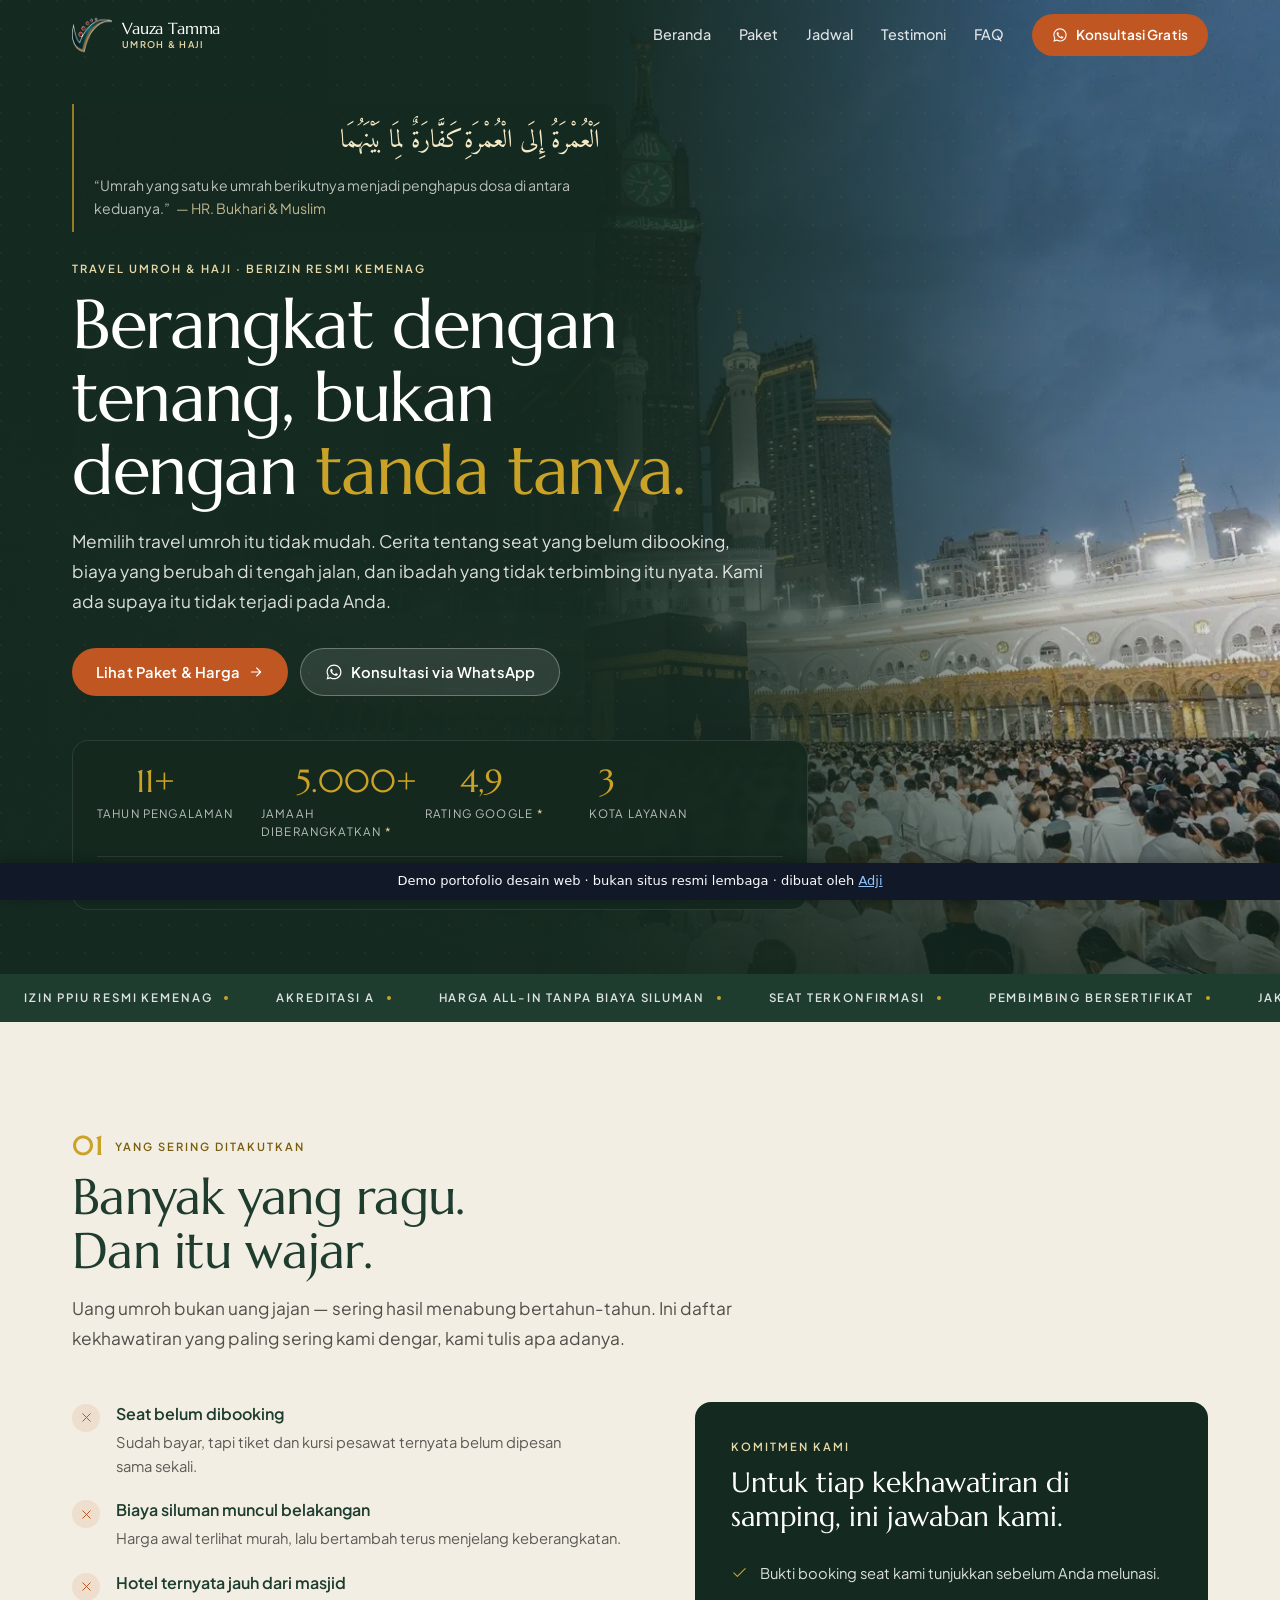
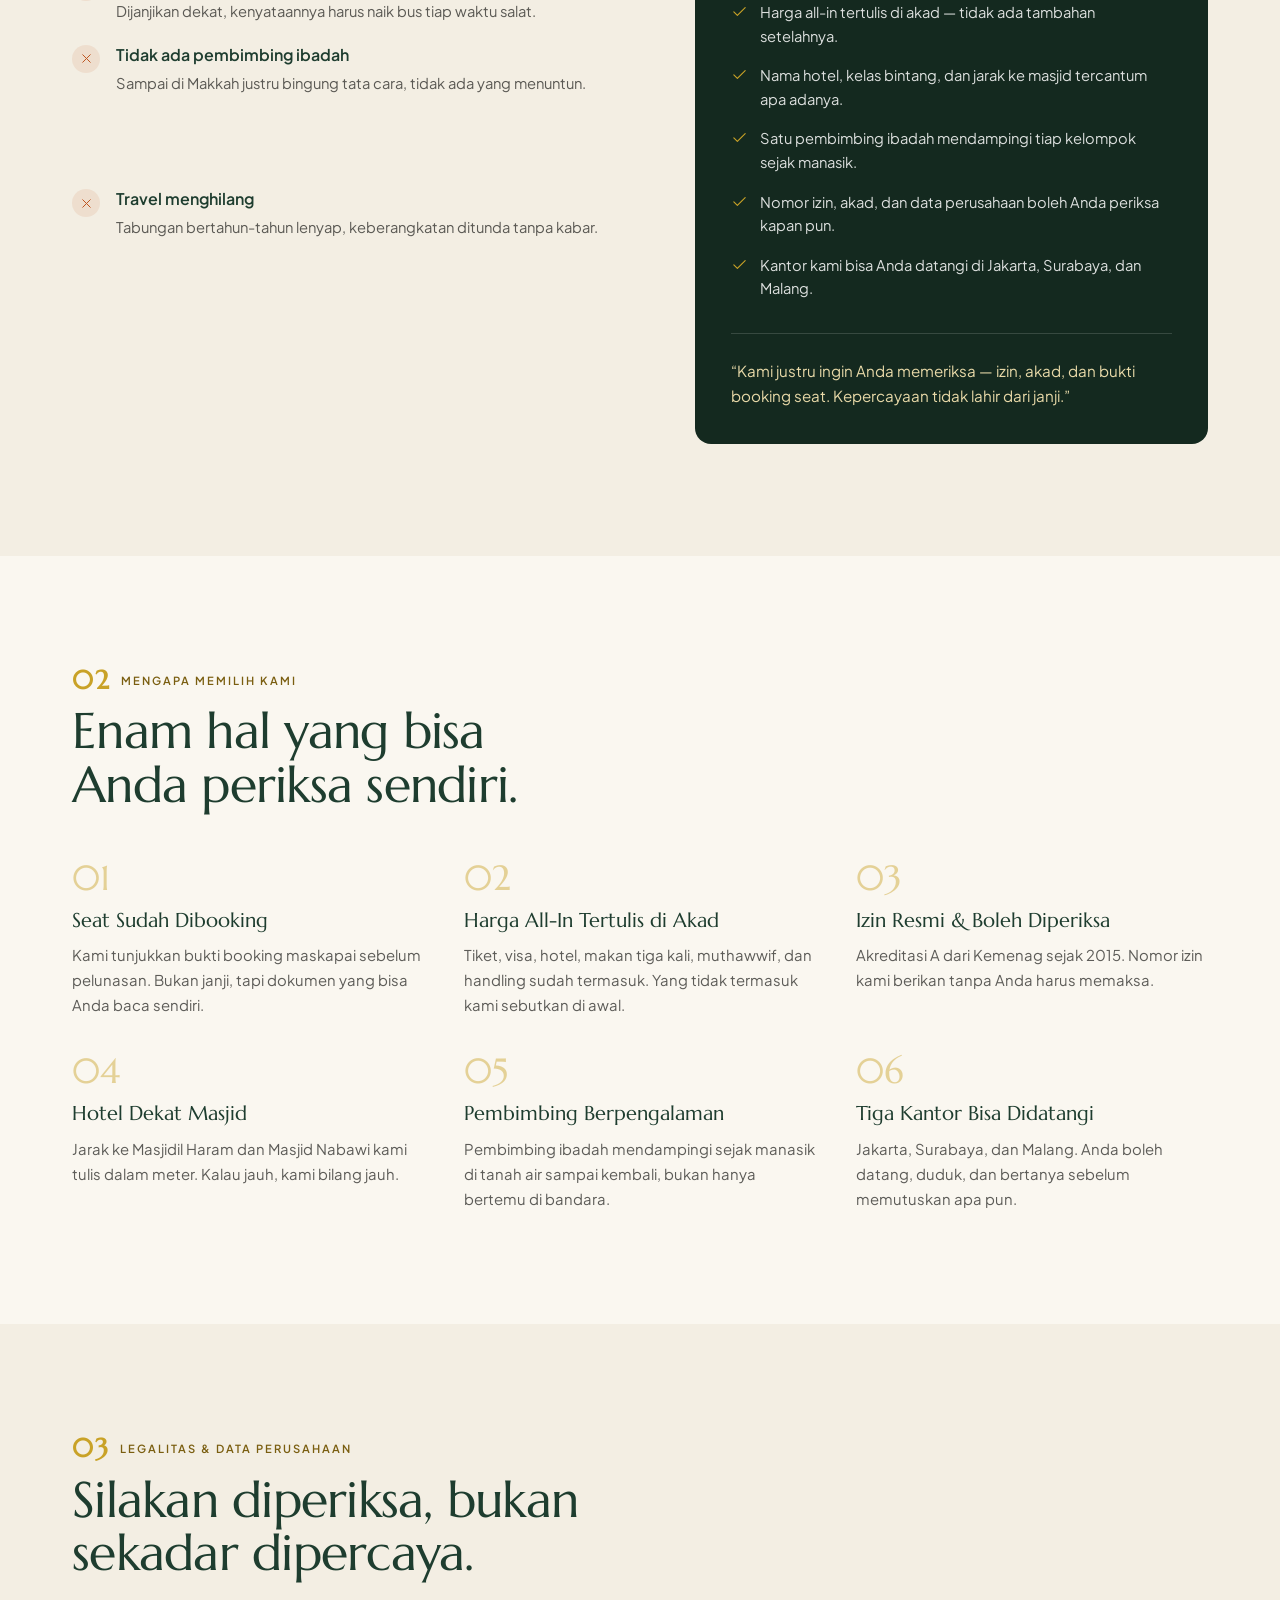
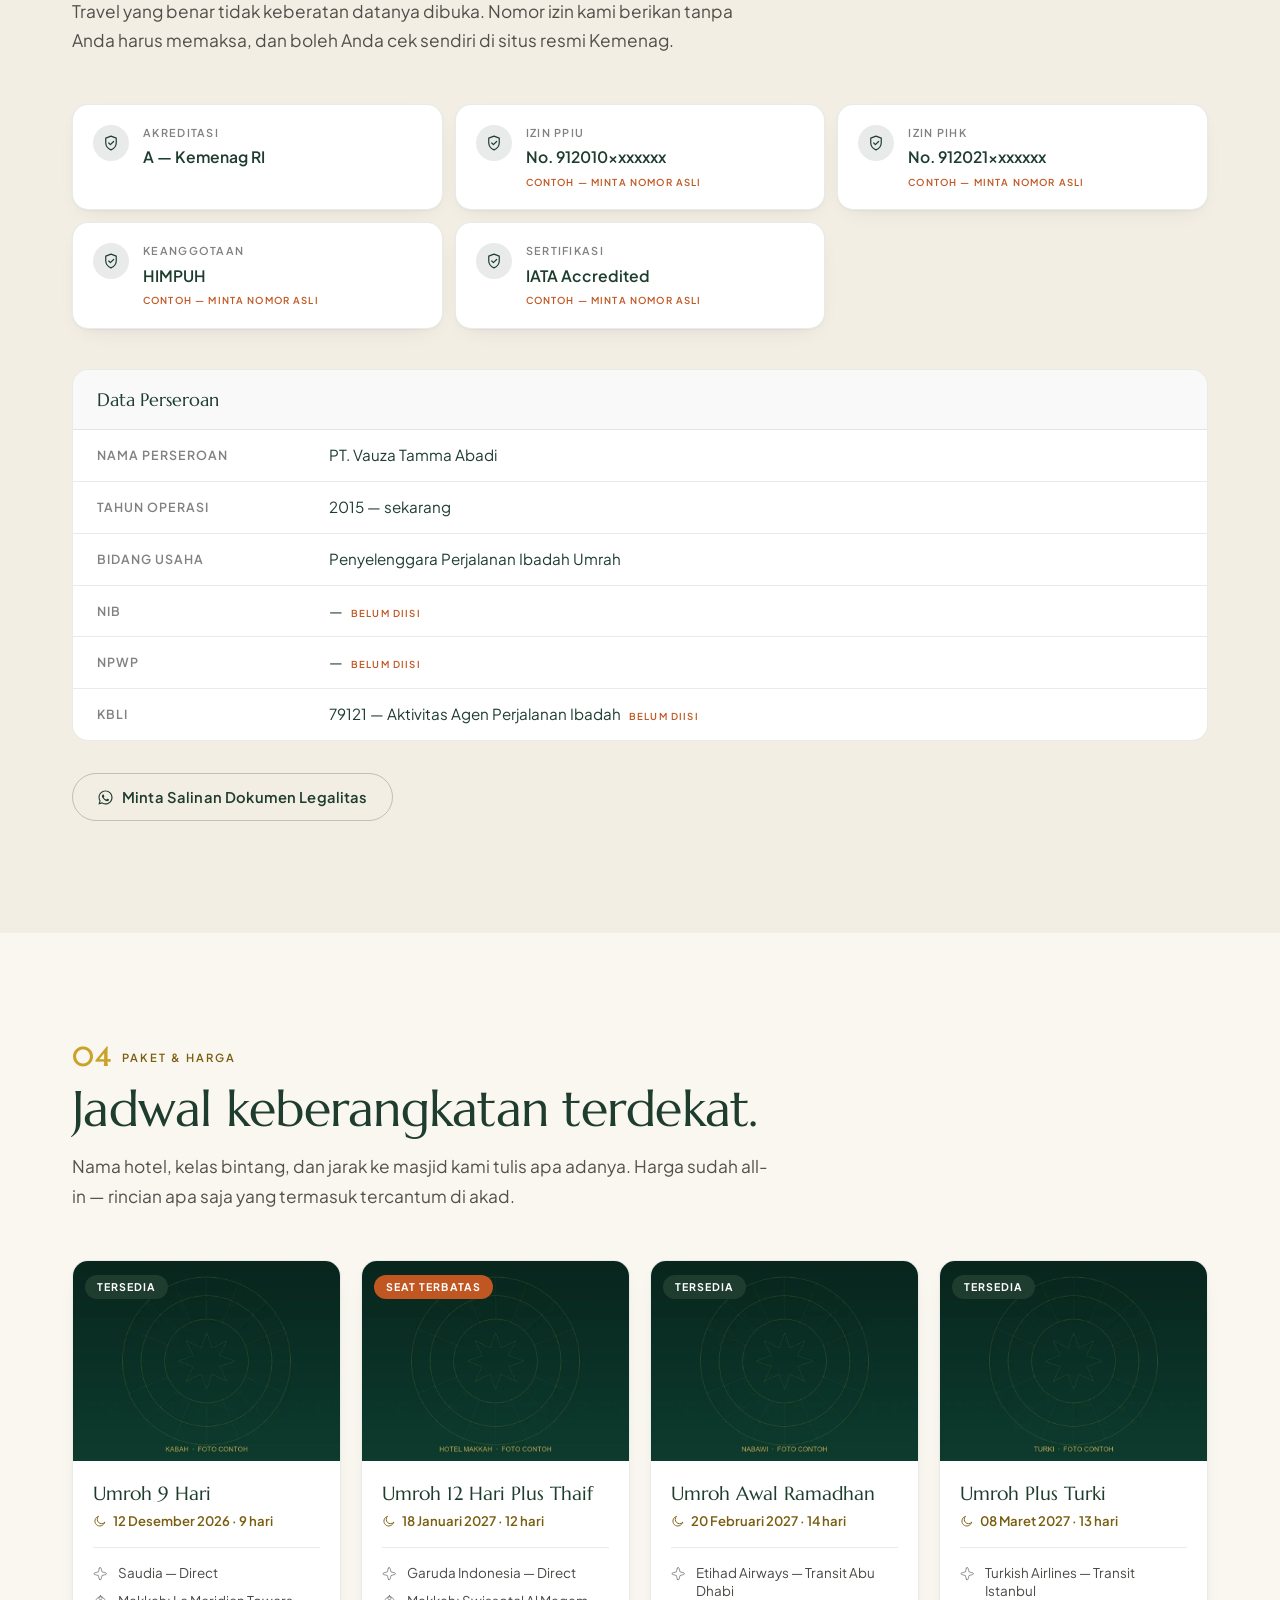
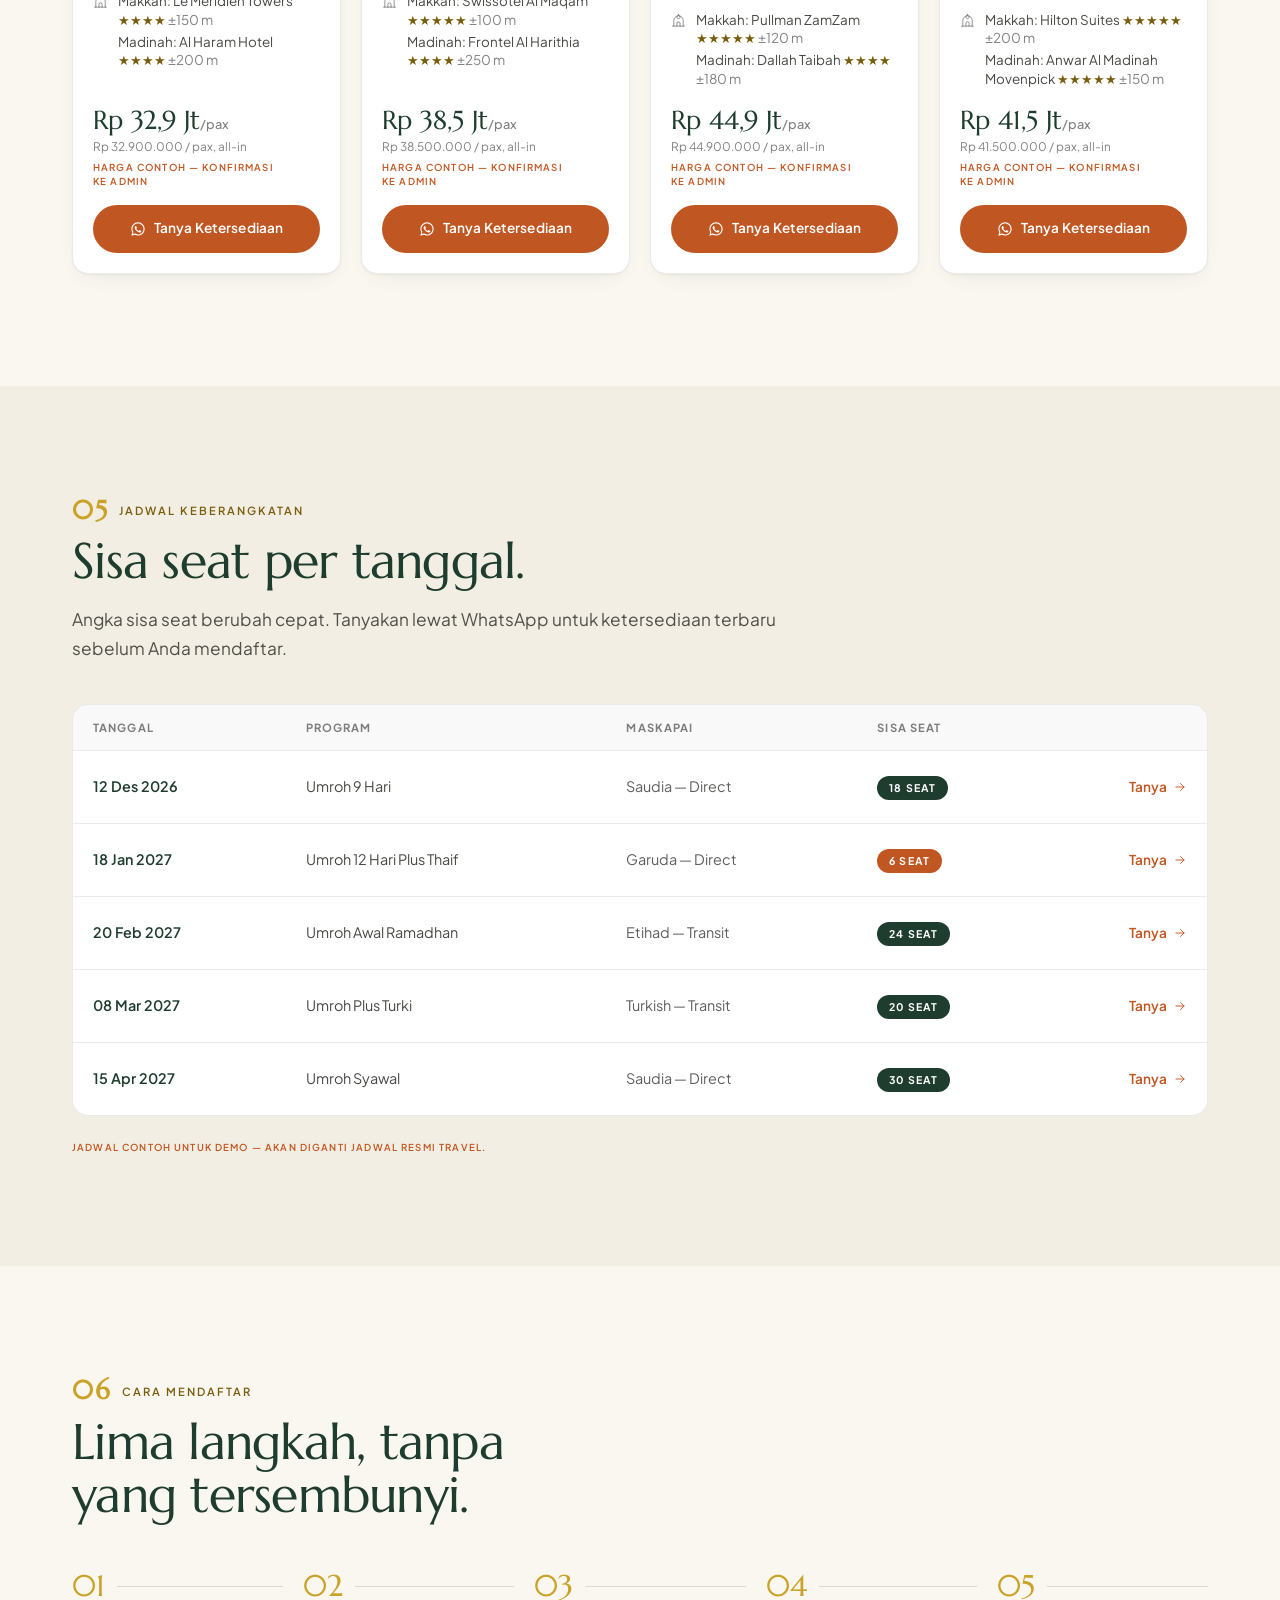
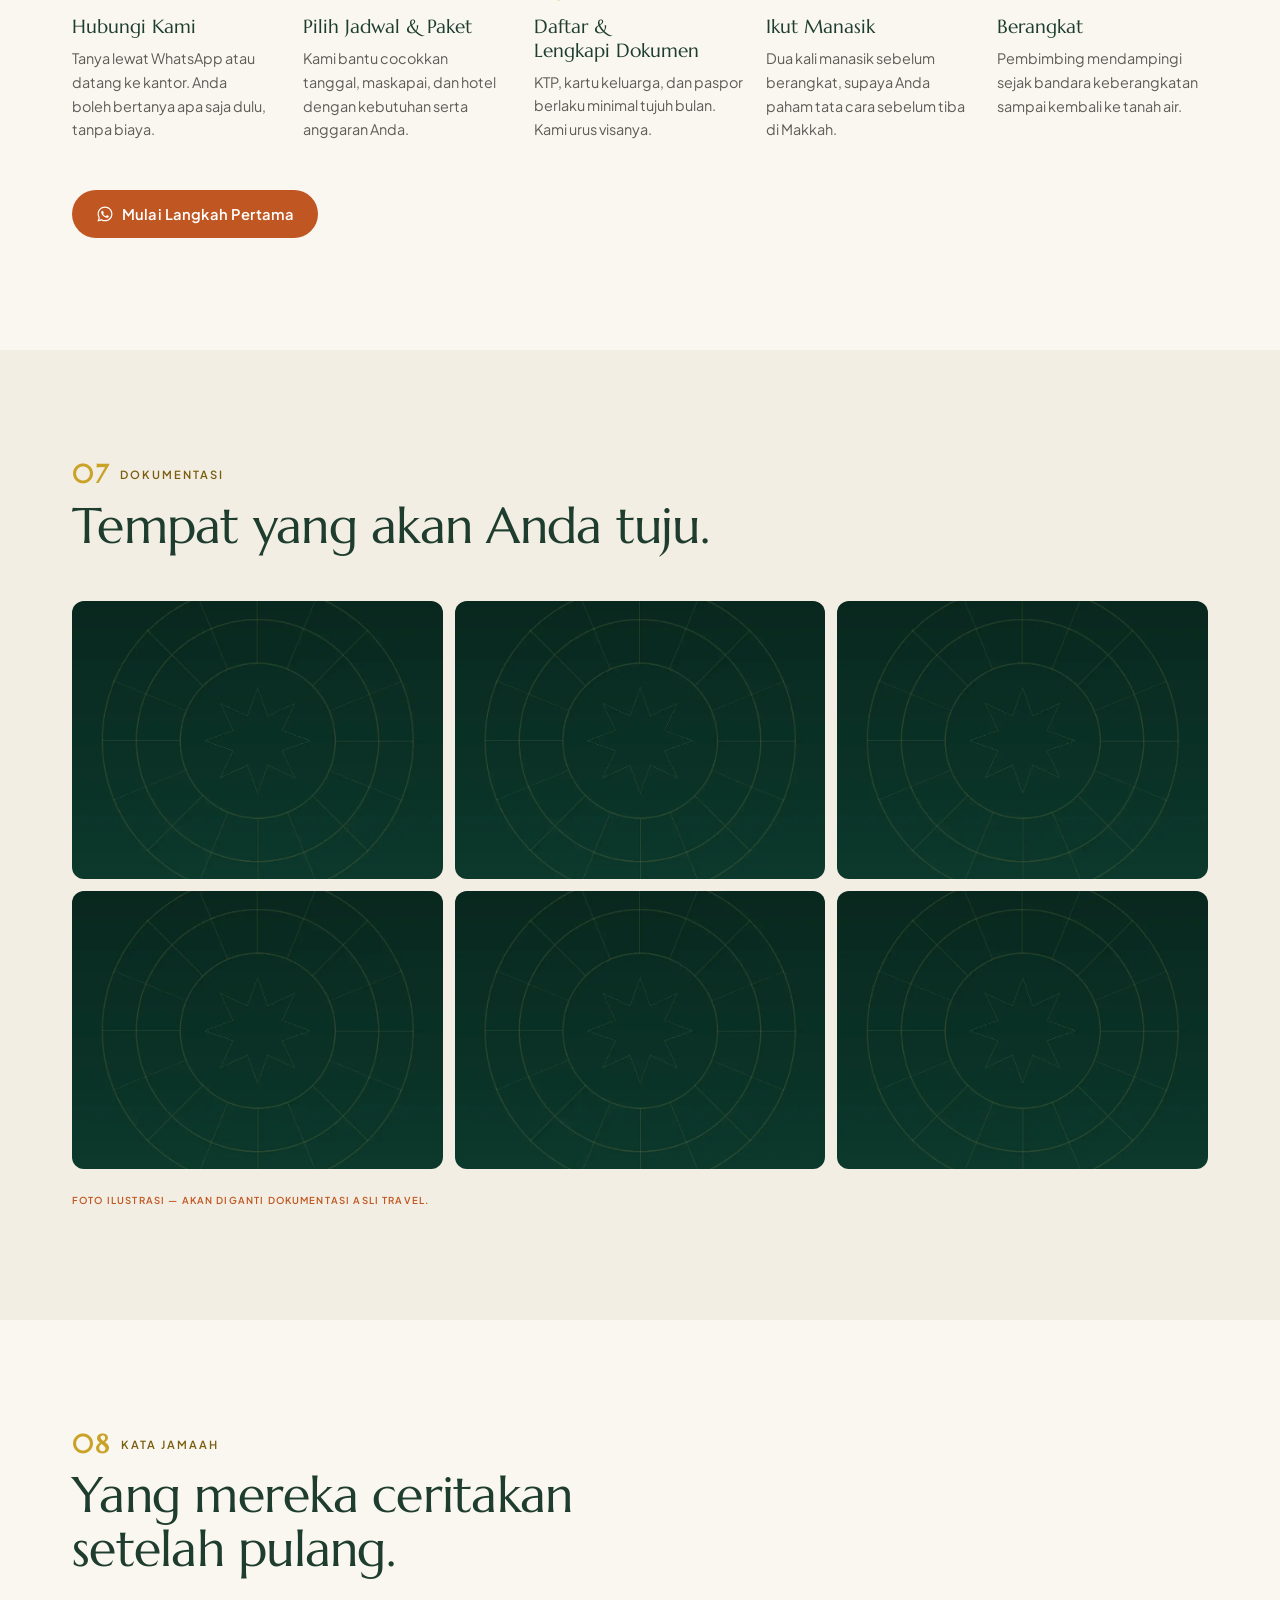
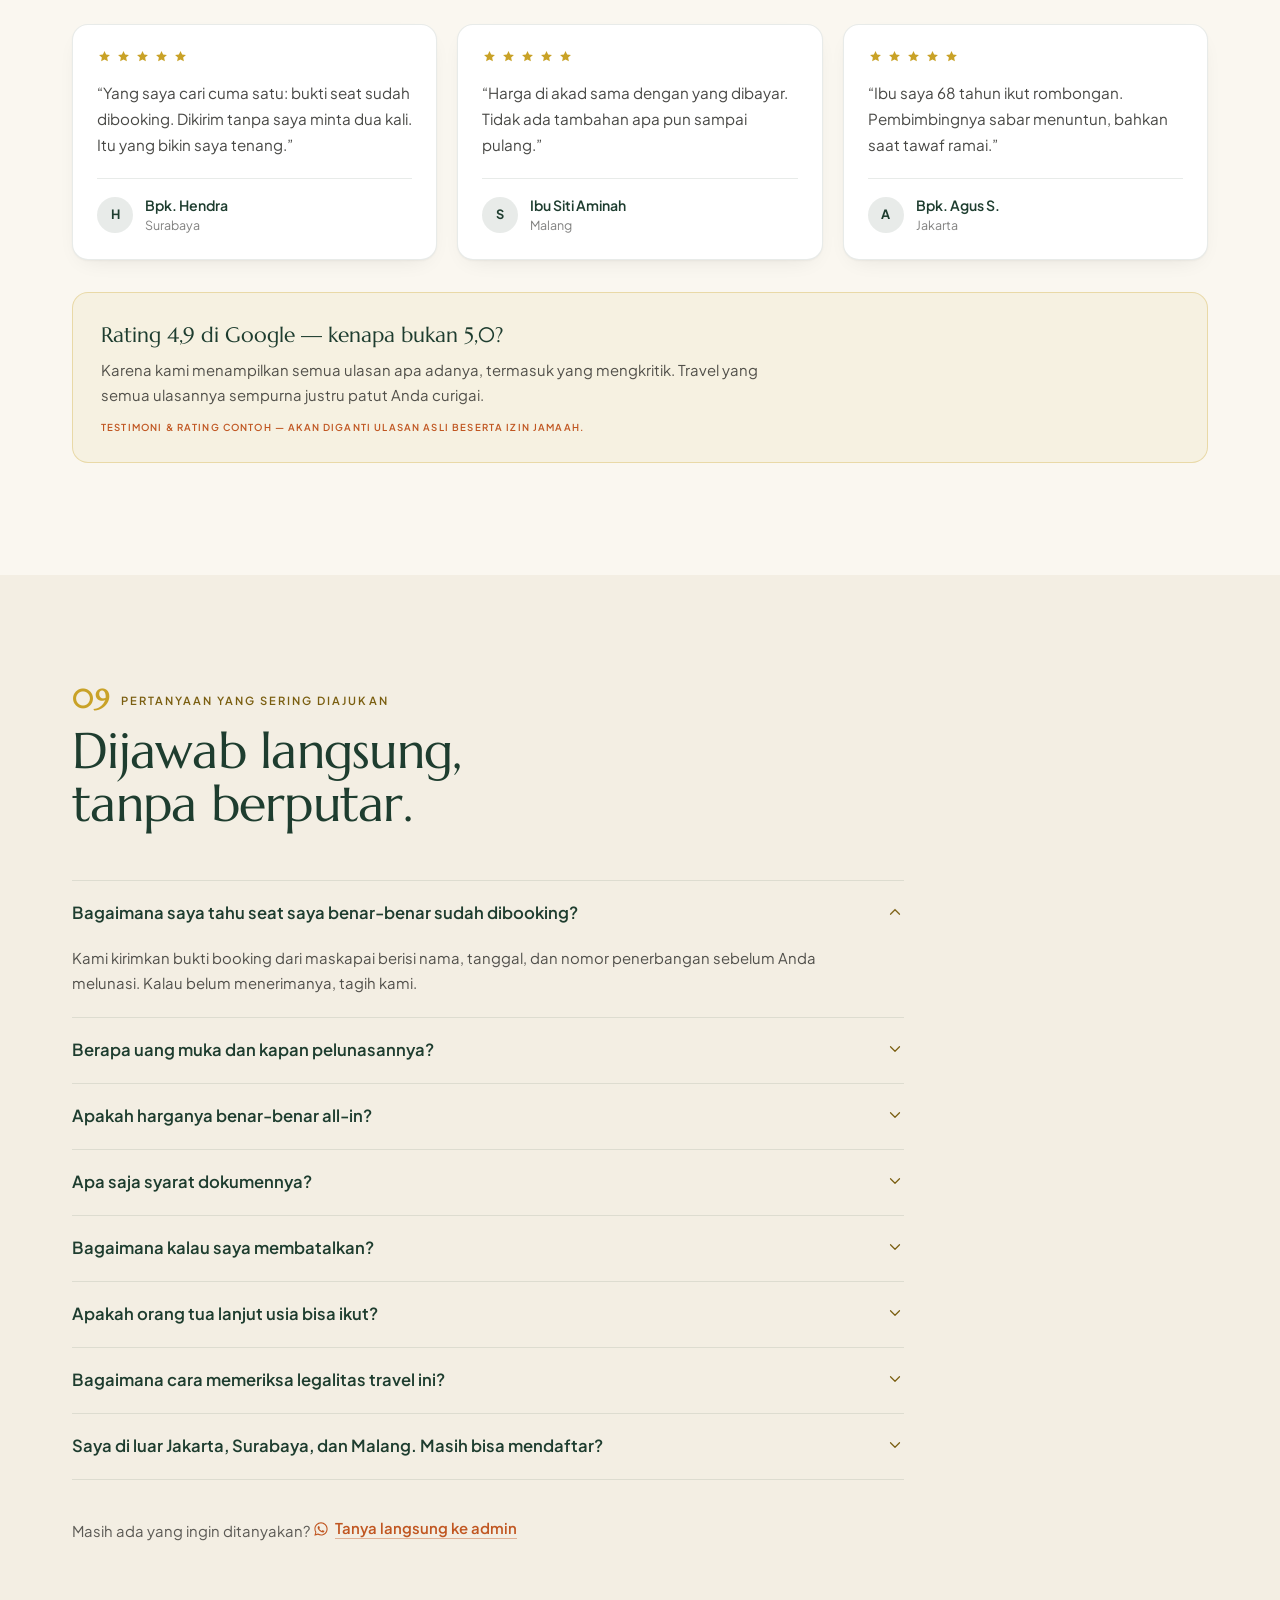
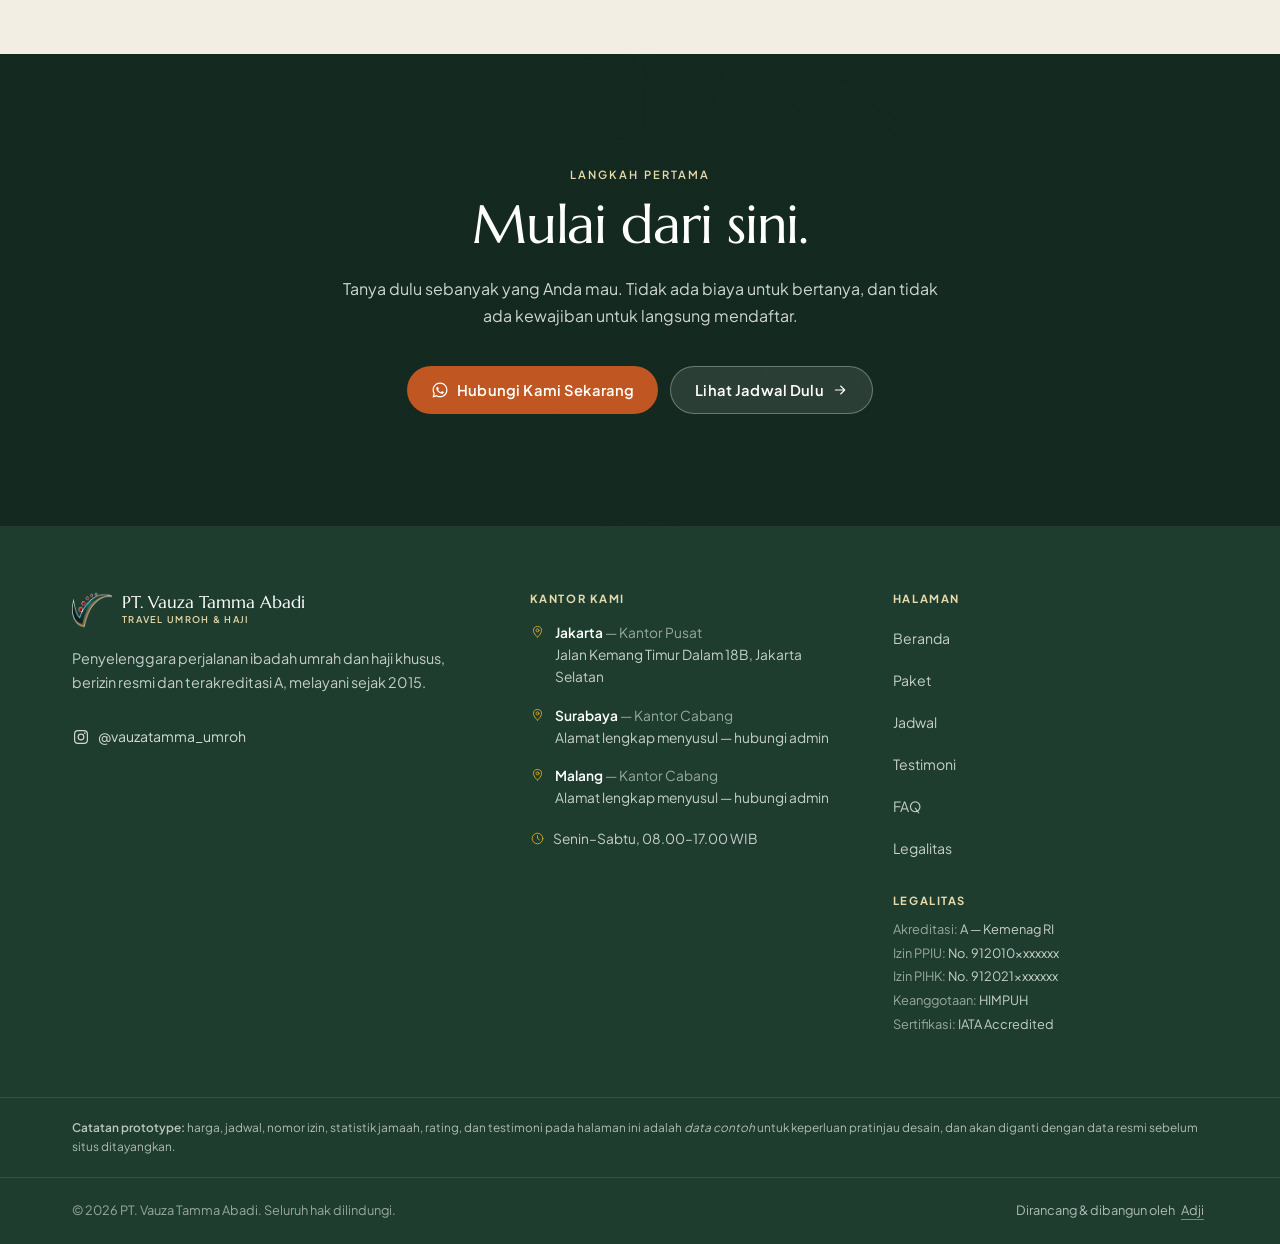
<file: index.html>
<!DOCTYPE html><html lang="id"><head><meta charSet="utf-8"/><meta name="viewport" content="width=device-width, initial-scale=1"/><link rel="preload" as="image" href="/logo-vauza.webp" fetchPriority="high"/><link rel="stylesheet" href="/_next/static/css/e4d7bd44e4422bbe.css" data-precedence="next"/><link rel="preload" as="script" fetchPriority="low" href="/_next/static/chunks/webpack-043688e4f99a3cb1.js"/><script src="/_next/static/chunks/fd9d1056-13baa9b2029d31fe.js" async=""></script><script src="/_next/static/chunks/117-f54d77e4ee3f9c39.js" async=""></script><script src="/_next/static/chunks/main-app-78109c56db74f29f.js" async=""></script><script src="/_next/static/chunks/145-d1c20adb53c122f3.js" async=""></script><script src="/_next/static/chunks/app/page-cbece2c1cf64df5d.js" async=""></script><script src="/_next/static/chunks/app/layout-39a7e91243988d49.js" async=""></script><link rel="preload" href="/fonts/marcellus-400-latin.woff2" as="font" type="font/woff2" crossorigin="anonymous"/><link rel="preload" href="/fonts/plus-jakarta-sans-var-latin.woff2" as="font" type="font/woff2" crossorigin="anonymous"/><title>Vauza Tamma Abadi — Travel Umroh &amp; Haji Akreditasi A | Jakarta · Surabaya · Malang</title><meta name="description" content="Travel umroh &amp; haji berizin resmi Kemenag, akreditasi A, sejak 2015. Seat terkonfirmasi, harga all-in tanpa biaya siluman, pembimbing ibadah mendampingi. Kantor di Jakarta, Surabaya, dan Malang."/><meta name="keywords" content="travel umroh,umroh jakarta,umroh surabaya,umroh malang,haji khusus,vauza tamma,umroh akreditasi A"/><meta name="robots" content="noindex, nofollow"/><meta property="og:title" content="Vauza Tamma Abadi — Travel Umroh &amp; Haji Berizin Resmi"/><meta property="og:description" content="Berangkat dengan tenang: seat terkonfirmasi, harga all-in tertulis di akad, dan izin resmi yang boleh Anda periksa."/><meta property="og:site_name" content="Vauza Tamma Abadi"/><meta property="og:locale" content="id_ID"/><meta property="og:type" content="website"/><meta name="twitter:card" content="summary"/><meta name="twitter:title" content="Vauza Tamma Abadi — Travel Umroh &amp; Haji Berizin Resmi"/><meta name="twitter:description" content="Berangkat dengan tenang: seat terkonfirmasi, harga all-in tertulis di akad, dan izin resmi yang boleh Anda periksa."/><link rel="icon" href="/favicon.ico" type="image/x-icon" sizes="16x16"/><link rel="icon" href="/icon.png?fe16c8611d116e94" type="image/png" sizes="32x32"/><link rel="apple-touch-icon" href="/apple-icon.png?c5e29b29d265b24b" type="image/png" sizes="180x180"/><script>(function(){try{
  if(!window.matchMedia('(prefers-reduced-motion: reduce)').matches){
    document.documentElement.classList.add('motion-ok');
  }
}catch(e){}})();</script><script src="/_next/static/chunks/polyfills-42372ed130431b0a.js" noModule=""></script></head><body><a href="#paket" class="sr-only focus:not-sr-only focus:fixed focus:left-4 focus:top-4 focus:z-[70] focus:rounded-full focus:bg-forest focus:px-5 focus:py-3 focus:font-sans focus:text-sm focus:text-white">Lompat ke paket umroh</a><header class="fixed inset-x-0 top-0 z-50 transition-all duration-300 border-b border-transparent bg-transparent"><div class="wadah flex h-[70px] items-center justify-between gap-4"><a href="#beranda" class="flex items-center gap-2.5"><img alt="" fetchPriority="high" width="44" height="44" decoding="async" data-nimg="1" class="h-10 w-10 object-contain" style="color:transparent" src="/logo-vauza.webp"/><span class="flex flex-col leading-none"><span class="font-display text-[1.02rem] tracking-[-0.01em] transition-colors text-white">Vauza Tamma</span><span class="mt-[3px] font-sans text-[0.58rem] font-semibold uppercase tracking-[0.14em] transition-colors text-emas-redup">Umroh &amp; Haji</span></span></a><nav class="hidden items-center gap-7 lg:flex" aria-label="Navigasi utama"><a href="#beranda" class="inline-flex min-h-[44px] items-center font-sans text-[0.9rem] font-medium transition-colors text-white/85 hover:text-white">Beranda</a><a href="#paket" class="inline-flex min-h-[44px] items-center font-sans text-[0.9rem] font-medium transition-colors text-white/85 hover:text-white">Paket</a><a href="#jadwal" class="inline-flex min-h-[44px] items-center font-sans text-[0.9rem] font-medium transition-colors text-white/85 hover:text-white">Jadwal</a><a href="#testimoni" class="inline-flex min-h-[44px] items-center font-sans text-[0.9rem] font-medium transition-colors text-white/85 hover:text-white">Testimoni</a><a href="#faq" class="inline-flex min-h-[44px] items-center font-sans text-[0.9rem] font-medium transition-colors text-white/85 hover:text-white">FAQ</a><a href="https://wa.me/6285551115500?text=Assalamu&#x27;alaikum%2C%20saya%20mau%20konsultasi%20umroh." target="_blank" rel="noopener" class="tbl-utama !min-h-[42px] !px-5 !py-2 !text-[0.85rem]"><svg viewBox="0 0 24 24" fill="currentColor" aria-hidden="true" class="h-4 w-4"><path d="M12.04 2C6.58 2 2.13 6.45 2.13 11.91c0 1.75.46 3.46 1.32 4.96L2 22l5.25-1.38c1.45.79 3.08 1.21 4.79 1.21 5.46 0 9.91-4.45 9.91-9.91C21.95 6.45 17.5 2 12.04 2m0 1.67c4.55 0 8.25 3.7 8.25 8.25s-3.7 8.24-8.25 8.24c-1.54 0-3.04-.43-4.34-1.24l-.31-.19-3.11.82.83-3.04-.2-.32a8.17 8.17 0 0 1-1.25-4.36c0-4.55 3.7-8.25 8.38-8.25m-3.5 4.1c-.17 0-.44.06-.67.31-.23.25-.88.86-.88 2.1 0 1.23.9 2.42 1.02 2.59.13.16 1.75 2.79 4.24 3.8 2.07.84 2.49.67 2.94.63.45-.04 1.45-.6 1.66-1.17.2-.58.2-1.07.14-1.17-.06-.11-.23-.17-.48-.29-.25-.13-1.45-.71-1.68-.79-.23-.09-.39-.13-.56.12-.16.25-.64.81-.79.98-.14.17-.29.19-.54.07-.25-.13-1.04-.39-1.98-1.23-.73-.65-1.22-1.46-1.37-1.71-.14-.25-.02-.38.11-.5.11-.11.25-.29.37-.43.13-.15.17-.25.25-.42.08-.17.04-.31-.02-.44-.06-.12-.56-1.35-.76-1.84-.2-.48-.4-.42-.56-.42Z"></path></svg>Konsultasi Gratis</a></nav><button type="button" aria-label="Buka menu" aria-expanded="false" class="flex h-11 w-11 items-center justify-center rounded-full border transition-colors lg:hidden border-white/30 text-white"><span class="flex flex-col gap-[5px]"><span class="block h-[1.6px] w-5 bg-current"></span><span class="block h-[1.6px] w-5 bg-current"></span><span class="block h-[1.6px] w-3.5 bg-current"></span></span></button></div><div class="fixed inset-0 z-50 bg-forest-tua transition-opacity duration-300 lg:hidden pointer-events-none opacity-0" aria-hidden="true"><div class="flex h-[70px] items-center justify-between px-5"><span class="font-display text-lg text-white">Vauza Tamma</span><button type="button" aria-label="Tutup menu" class="flex h-11 w-11 items-center justify-center rounded-full border border-white/25 text-white"><svg fill="none" stroke="currentColor" stroke-width="1.6" stroke-linecap="round" stroke-linejoin="round" viewBox="0 0 24 24" class="h-5 w-5"><path d="M6 6l12 12M18 6L6 18"></path></svg></button></div><nav class="flex flex-col gap-1 px-5 pt-6" aria-label="Navigasi seluler"><a href="#beranda" class="border-b border-white/10 py-4 font-display text-[1.6rem] text-white">Beranda</a><a href="#paket" class="border-b border-white/10 py-4 font-display text-[1.6rem] text-white">Paket</a><a href="#jadwal" class="border-b border-white/10 py-4 font-display text-[1.6rem] text-white">Jadwal</a><a href="#testimoni" class="border-b border-white/10 py-4 font-display text-[1.6rem] text-white">Testimoni</a><a href="#faq" class="border-b border-white/10 py-4 font-display text-[1.6rem] text-white">FAQ</a><a href="https://wa.me/6285551115500?text=Assalamu&#x27;alaikum%2C%20saya%20mau%20konsultasi%20umroh." target="_blank" rel="noopener" class="tbl-utama mt-7 w-full"><svg viewBox="0 0 24 24" fill="currentColor" aria-hidden="true" class="h-4 w-4"><path d="M12.04 2C6.58 2 2.13 6.45 2.13 11.91c0 1.75.46 3.46 1.32 4.96L2 22l5.25-1.38c1.45.79 3.08 1.21 4.79 1.21 5.46 0 9.91-4.45 9.91-9.91C21.95 6.45 17.5 2 12.04 2m0 1.67c4.55 0 8.25 3.7 8.25 8.25s-3.7 8.24-8.25 8.24c-1.54 0-3.04-.43-4.34-1.24l-.31-.19-3.11.82.83-3.04-.2-.32a8.17 8.17 0 0 1-1.25-4.36c0-4.55 3.7-8.25 8.38-8.25m-3.5 4.1c-.17 0-.44.06-.67.31-.23.25-.88.86-.88 2.1 0 1.23.9 2.42 1.02 2.59.13.16 1.75 2.79 4.24 3.8 2.07.84 2.49.67 2.94.63.45-.04 1.45-.6 1.66-1.17.2-.58.2-1.07.14-1.17-.06-.11-.23-.17-.48-.29-.25-.13-1.45-.71-1.68-.79-.23-.09-.39-.13-.56.12-.16.25-.64.81-.79.98-.14.17-.29.19-.54.07-.25-.13-1.04-.39-1.98-1.23-.73-.65-1.22-1.46-1.37-1.71-.14-.25-.02-.38.11-.5.11-.11.25-.29.37-.43.13-.15.17-.25.25-.42.08-.17.04-.31-.02-.44-.06-.12-.56-1.35-.76-1.84-.2-.48-.4-.42-.56-.42Z"></path></svg>Konsultasi Gratis</a></nav></div></header><main><section id="beranda" class="relative isolate min-h-[100svh] overflow-hidden bg-forest-tua"><picture><source media="(min-width: 768px)" srcSet="/img/hero-kabah.webp" width="1600" height="1000"/><img src="/img/hero-kabah-hp.webp" alt="Ka&#x27;bah di tengah Masjidil Haram dengan jamaah melaksanakan tawaf" width="900" height="1400" fetchPriority="high" decoding="async" class="absolute inset-0 h-full w-full object-cover object-center"/></picture><video data-video-hero="true" data-poster="/video/hero-poster.webp" width="1600" height="900" muted="" loop="" playsInline="" preload="none" aria-hidden="true" tabindex="-1" class="absolute inset-0 hidden h-full w-full object-cover object-center opacity-0 transition-opacity duration-1000 motion-safe:md:block"><source src="/video/hero-kabah.mp4" type="video/mp4"/></video><div class="absolute inset-0 bg-gradient-to-b from-forest-tua/85 via-forest-tua/55 to-forest-tua/80 md:bg-gradient-to-r md:from-forest-tua/90 md:via-forest-tua/45 md:to-forest-tua/10" aria-hidden="true"></div><div class="absolute inset-x-0 bottom-0 h-[38%] bg-gradient-to-t from-forest-tua/70 via-forest-tua/25 to-transparent" aria-hidden="true"></div><div class="absolute inset-y-0 left-0 w-full bg-gradient-to-r from-forest-tua/95 from-55% via-forest-tua/88 via-68% to-transparent md:w-[82%]" aria-hidden="true"></div><div class="absolute inset-0 opacity-[0.07]" aria-hidden="true" style="background-image:radial-gradient(circle at 1px 1px, #C9A227 1px, transparent 0);background-size:28px 28px"></div><div class="wadah relative flex min-h-[100svh] flex-col justify-end pb-12 pt-[104px] sm:justify-center sm:pb-16"><div class="max-w-[46rem]"><div class="mb-7 max-w-[34rem] rounded-r-xl border-l-2 border-emas/70 bg-forest-tua/55 py-3 pl-4 pr-4 sm:pl-5"><p dir="rtl" lang="ar" class="font-arabic text-[1.35rem] leading-[1.95] text-[#F5EAC8] sm:text-[1.6rem]">اَلْعُمْرَةُ إِلَى الْعُمْرَةِ كَفَّارَةٌ لِمَا بَيْنَهُمَا</p><p class="mt-2 font-sans text-[0.82rem] leading-relaxed text-white/70 sm:text-[0.88rem]">“<!-- -->Umrah yang satu ke umrah berikutnya menjadi penghapus dosa di antara keduanya.<!-- -->”<span class="ml-1.5 whitespace-nowrap text-emas-redup/80">— <!-- -->HR. Bukhari &amp; Muslim</span></p></div><p class="eyebrow !text-emas-redup">Travel Umroh &amp; Haji · Berizin Resmi Kemenag</p><h1 class="mt-3 max-w-[22ch] font-display text-[clamp(2.3rem,7.2vw,4.3rem)] leading-[1.06] tracking-[-0.02em] text-white">Berangkat dengan tenang, bukan dengan<!-- --> <em class="not-italic text-emas">tanda tanya.</em></h1><p class="mt-5 max-w-[54ch] font-sans text-[1rem] leading-[1.72] text-white/85 sm:text-[1.08rem]">Memilih travel umroh itu tidak mudah. Cerita tentang seat yang belum dibooking, biaya yang berubah di tengah jalan, dan ibadah yang tidak terbimbing itu nyata. Kami ada supaya itu tidak terjadi pada Anda.</p><div class="mt-8 flex flex-col gap-3 sm:flex-row sm:flex-wrap sm:items-center"><a href="#paket" class="tbl-utama">Lihat Paket &amp; Harga<svg fill="none" stroke="currentColor" stroke-width="1.6" stroke-linecap="round" stroke-linejoin="round" viewBox="0 0 24 24" class="h-4 w-4"><path d="M5 12h14M13 6l6 6-6 6"></path></svg></a><a href="https://wa.me/6285551115500?text=Assalamu&#x27;alaikum%2C%20saya%20mau%20konsultasi%20umroh." target="_blank" rel="noopener" class="tbl-terang"><svg viewBox="0 0 24 24" fill="currentColor" aria-hidden="true" class="h-[18px] w-[18px]"><path d="M12.04 2C6.58 2 2.13 6.45 2.13 11.91c0 1.75.46 3.46 1.32 4.96L2 22l5.25-1.38c1.45.79 3.08 1.21 4.79 1.21 5.46 0 9.91-4.45 9.91-9.91C21.95 6.45 17.5 2 12.04 2m0 1.67c4.55 0 8.25 3.7 8.25 8.25s-3.7 8.24-8.25 8.24c-1.54 0-3.04-.43-4.34-1.24l-.31-.19-3.11.82.83-3.04-.2-.32a8.17 8.17 0 0 1-1.25-4.36c0-4.55 3.7-8.25 8.38-8.25m-3.5 4.1c-.17 0-.44.06-.67.31-.23.25-.88.86-.88 2.1 0 1.23.9 2.42 1.02 2.59.13.16 1.75 2.79 4.24 3.8 2.07.84 2.49.67 2.94.63.45-.04 1.45-.6 1.66-1.17.2-.58.2-1.07.14-1.17-.06-.11-.23-.17-.48-.29-.25-.13-1.45-.71-1.68-.79-.23-.09-.39-.13-.56.12-.16.25-.64.81-.79.98-.14.17-.29.19-.54.07-.25-.13-1.04-.39-1.98-1.23-.73-.65-1.22-1.46-1.37-1.71-.14-.25-.02-.38.11-.5.11-.11.25-.29.37-.43.13-.15.17-.25.25-.42.08-.17.04-.31-.02-.44-.06-.12-.56-1.35-.76-1.84-.2-.48-.4-.42-.56-.42Z"></path></svg>Konsultasi via WhatsApp</a></div><div class="mt-11 rounded-2xl border border-white/10 bg-forest-tua/90 p-5 backdrop-blur-[2px] sm:p-6"><dl class="grid max-w-[40rem] grid-cols-2 gap-x-6 gap-y-6 sm:grid-cols-4 sm:gap-x-4"><div><dd class="font-display text-[1.7rem] leading-none text-emas sm:text-[2rem]"><span data-angka="11" data-selesai="0" class="inline-block text-right [font-variant-numeric:tabular-nums]" style="min-width:3ch">0<!-- -->+</span></dd><dt class="mt-2 font-sans text-[0.72rem] uppercase tracking-[0.1em] text-white/70">Tahun Pengalaman</dt></div><div><dd class="font-display text-[1.7rem] leading-none text-emas sm:text-[2rem]"><span data-angka="5000" data-selesai="0" class="inline-block text-right [font-variant-numeric:tabular-nums]" style="min-width:6ch">0<!-- -->+</span></dd><dt class="mt-2 font-sans text-[0.72rem] uppercase tracking-[0.1em] text-white/70">Jamaah Diberangkatkan<span class="ml-1 text-emas-redup">*</span></dt></div><div><dd class="font-display text-[1.7rem] leading-none text-emas sm:text-[2rem]"><span data-angka="49" data-selesai="0" class="inline-block text-right [font-variant-numeric:tabular-nums]" style="min-width:3ch">0,0</span></dd><dt class="mt-2 font-sans text-[0.72rem] uppercase tracking-[0.1em] text-white/70">Rating Google<span class="ml-1 text-emas-redup">*</span></dt></div><div><dd class="font-display text-[1.7rem] leading-none text-emas sm:text-[2rem]"><span data-angka="3" data-selesai="0" class="inline-block text-right [font-variant-numeric:tabular-nums]" style="min-width:1ch">0</span></dd><dt class="mt-2 font-sans text-[0.72rem] uppercase tracking-[0.1em] text-white/70">Kota Layanan</dt></div></dl><p class="mt-4 border-t border-white/10 pt-3 font-sans text-[0.68rem] text-white/60">* Angka contoh untuk keperluan demo — akan diganti data resmi.</p></div></div></div></section><div class="pita overflow-hidden border-y border-forest/10 bg-forest py-3.5"><div class="pita-jalan"><span class="flex shrink-0 items-center gap-3 px-6 font-sans text-[0.72rem] font-semibold uppercase tracking-[0.16em] text-white/85">IZIN PPIU RESMI KEMENAG<span class="h-1 w-1 rounded-full bg-emas" aria-hidden="true"></span></span><span class="flex shrink-0 items-center gap-3 px-6 font-sans text-[0.72rem] font-semibold uppercase tracking-[0.16em] text-white/85">AKREDITASI A<span class="h-1 w-1 rounded-full bg-emas" aria-hidden="true"></span></span><span class="flex shrink-0 items-center gap-3 px-6 font-sans text-[0.72rem] font-semibold uppercase tracking-[0.16em] text-white/85">HARGA ALL-IN TANPA BIAYA SILUMAN<span class="h-1 w-1 rounded-full bg-emas" aria-hidden="true"></span></span><span class="flex shrink-0 items-center gap-3 px-6 font-sans text-[0.72rem] font-semibold uppercase tracking-[0.16em] text-white/85">SEAT TERKONFIRMASI<span class="h-1 w-1 rounded-full bg-emas" aria-hidden="true"></span></span><span class="flex shrink-0 items-center gap-3 px-6 font-sans text-[0.72rem] font-semibold uppercase tracking-[0.16em] text-white/85">PEMBIMBING BERSERTIFIKAT<span class="h-1 w-1 rounded-full bg-emas" aria-hidden="true"></span></span><span class="flex shrink-0 items-center gap-3 px-6 font-sans text-[0.72rem] font-semibold uppercase tracking-[0.16em] text-white/85">JAKARTA · SURABAYA · MALANG<span class="h-1 w-1 rounded-full bg-emas" aria-hidden="true"></span></span><span class="flex shrink-0 items-center gap-3 px-6 font-sans text-[0.72rem] font-semibold uppercase tracking-[0.16em] text-white/85">IZIN PPIU RESMI KEMENAG<span class="h-1 w-1 rounded-full bg-emas" aria-hidden="true"></span></span><span class="flex shrink-0 items-center gap-3 px-6 font-sans text-[0.72rem] font-semibold uppercase tracking-[0.16em] text-white/85">AKREDITASI A<span class="h-1 w-1 rounded-full bg-emas" aria-hidden="true"></span></span><span class="flex shrink-0 items-center gap-3 px-6 font-sans text-[0.72rem] font-semibold uppercase tracking-[0.16em] text-white/85">HARGA ALL-IN TANPA BIAYA SILUMAN<span class="h-1 w-1 rounded-full bg-emas" aria-hidden="true"></span></span><span class="flex shrink-0 items-center gap-3 px-6 font-sans text-[0.72rem] font-semibold uppercase tracking-[0.16em] text-white/85">SEAT TERKONFIRMASI<span class="h-1 w-1 rounded-full bg-emas" aria-hidden="true"></span></span><span class="flex shrink-0 items-center gap-3 px-6 font-sans text-[0.72rem] font-semibold uppercase tracking-[0.16em] text-white/85">PEMBIMBING BERSERTIFIKAT<span class="h-1 w-1 rounded-full bg-emas" aria-hidden="true"></span></span><span class="flex shrink-0 items-center gap-3 px-6 font-sans text-[0.72rem] font-semibold uppercase tracking-[0.16em] text-white/85">JAKARTA · SURABAYA · MALANG<span class="h-1 w-1 rounded-full bg-emas" aria-hidden="true"></span></span></div></div><section id="kekhawatiran" class="bg-kertas py-20 sm:py-28"><div class="wadah"><div class="reveal max-w-[44rem]"><p class="eyebrow flex items-center gap-2.5"><span class="font-display text-[1.6rem] leading-none text-emas">01</span>Yang Sering Ditakutkan</p><h2 class="judul-section mt-3 text-forest">Banyak yang ragu. Dan itu wajar.</h2><p class="teks-lead mt-4">Uang umroh bukan uang jajan — sering hasil menabung bertahun-tahun. Ini daftar kekhawatiran yang paling sering kami dengar, kami tulis apa adanya.</p></div><div class="mt-12 grid gap-10 lg:grid-cols-[1.05fr_0.95fr] lg:gap-14"><ul class="space-y-5"><li class="reveal flex gap-4"><span class="mt-0.5 flex h-7 w-7 shrink-0 items-center justify-center rounded-full bg-burnt/10 text-burnt"><svg fill="none" stroke="currentColor" stroke-width="1.6" stroke-linecap="round" stroke-linejoin="round" viewBox="0 0 24 24" class="h-[15px] w-[15px]"><path d="M6 6l12 12M18 6L6 18"></path></svg></span><div><h3 class="font-sans text-[1rem] font-semibold text-forest">Seat belum dibooking</h3><p class="mt-1 font-sans text-[0.92rem] leading-[1.65] text-tinta/70">Sudah bayar, tapi tiket dan kursi pesawat ternyata belum dipesan sama sekali.</p></div></li><li class="reveal flex gap-4"><span class="mt-0.5 flex h-7 w-7 shrink-0 items-center justify-center rounded-full bg-burnt/10 text-burnt"><svg fill="none" stroke="currentColor" stroke-width="1.6" stroke-linecap="round" stroke-linejoin="round" viewBox="0 0 24 24" class="h-[15px] w-[15px]"><path d="M6 6l12 12M18 6L6 18"></path></svg></span><div><h3 class="font-sans text-[1rem] font-semibold text-forest">Biaya siluman muncul belakangan</h3><p class="mt-1 font-sans text-[0.92rem] leading-[1.65] text-tinta/70">Harga awal terlihat murah, lalu bertambah terus menjelang keberangkatan.</p></div></li><li class="reveal flex gap-4"><span class="mt-0.5 flex h-7 w-7 shrink-0 items-center justify-center rounded-full bg-burnt/10 text-burnt"><svg fill="none" stroke="currentColor" stroke-width="1.6" stroke-linecap="round" stroke-linejoin="round" viewBox="0 0 24 24" class="h-[15px] w-[15px]"><path d="M6 6l12 12M18 6L6 18"></path></svg></span><div><h3 class="font-sans text-[1rem] font-semibold text-forest">Hotel ternyata jauh dari masjid</h3><p class="mt-1 font-sans text-[0.92rem] leading-[1.65] text-tinta/70">Dijanjikan dekat, kenyataannya harus naik bus tiap waktu salat.</p></div></li><li class="reveal flex gap-4"><span class="mt-0.5 flex h-7 w-7 shrink-0 items-center justify-center rounded-full bg-burnt/10 text-burnt"><svg fill="none" stroke="currentColor" stroke-width="1.6" stroke-linecap="round" stroke-linejoin="round" viewBox="0 0 24 24" class="h-[15px] w-[15px]"><path d="M6 6l12 12M18 6L6 18"></path></svg></span><div><h3 class="font-sans text-[1rem] font-semibold text-forest">Tidak ada pembimbing ibadah</h3><p class="mt-1 font-sans text-[0.92rem] leading-[1.65] text-tinta/70">Sampai di Makkah justru bingung tata cara, tidak ada yang menuntun.</p></div></li><li class="reveal flex gap-4"><span class="mt-0.5 flex h-7 w-7 shrink-0 items-center justify-center rounded-full bg-burnt/10 text-burnt"><svg fill="none" stroke="currentColor" stroke-width="1.6" stroke-linecap="round" stroke-linejoin="round" viewBox="0 0 24 24" class="h-[15px] w-[15px]"><path d="M6 6l12 12M18 6L6 18"></path></svg></span><div><h3 class="font-sans text-[1rem] font-semibold text-forest">Legalitas tidak bisa diperiksa</h3><p class="mt-1 font-sans text-[0.92rem] leading-[1.65] text-tinta/70">Nomor izin tidak pernah ditunjukkan, kantornya pun tidak jelas.</p></div></li><li class="reveal flex gap-4"><span class="mt-0.5 flex h-7 w-7 shrink-0 items-center justify-center rounded-full bg-burnt/10 text-burnt"><svg fill="none" stroke="currentColor" stroke-width="1.6" stroke-linecap="round" stroke-linejoin="round" viewBox="0 0 24 24" class="h-[15px] w-[15px]"><path d="M6 6l12 12M18 6L6 18"></path></svg></span><div><h3 class="font-sans text-[1rem] font-semibold text-forest">Travel menghilang</h3><p class="mt-1 font-sans text-[0.92rem] leading-[1.65] text-tinta/70">Tabungan bertahun-tahun lenyap, keberangkatan ditunda tanpa kabar.</p></div></li></ul><div class="reveal "><div class="sticky top-24 rounded-2xl bg-forest-tua p-7 sm:p-9"><p class="eyebrow !text-emas-redup">Komitmen Kami</p><h3 class="mt-3 font-display text-[1.5rem] leading-[1.2] text-white sm:text-[1.75rem]">Untuk tiap kekhawatiran di samping, ini jawaban kami.</h3><ul class="mt-7 space-y-4"><li class="flex gap-3"><svg fill="none" stroke="currentColor" stroke-width="1.6" stroke-linecap="round" stroke-linejoin="round" viewBox="0 0 24 24" class="mt-0.5 h-[17px] w-[17px] shrink-0 text-emas"><path d="M4 12.5l5 5L20 6.5"></path></svg><span class="font-sans text-[0.92rem] leading-[1.6] text-white/85">Bukti booking seat kami tunjukkan sebelum Anda melunasi.</span></li><li class="flex gap-3"><svg fill="none" stroke="currentColor" stroke-width="1.6" stroke-linecap="round" stroke-linejoin="round" viewBox="0 0 24 24" class="mt-0.5 h-[17px] w-[17px] shrink-0 text-emas"><path d="M4 12.5l5 5L20 6.5"></path></svg><span class="font-sans text-[0.92rem] leading-[1.6] text-white/85">Harga all-in tertulis di akad — tidak ada tambahan setelahnya.</span></li><li class="flex gap-3"><svg fill="none" stroke="currentColor" stroke-width="1.6" stroke-linecap="round" stroke-linejoin="round" viewBox="0 0 24 24" class="mt-0.5 h-[17px] w-[17px] shrink-0 text-emas"><path d="M4 12.5l5 5L20 6.5"></path></svg><span class="font-sans text-[0.92rem] leading-[1.6] text-white/85">Nama hotel, kelas bintang, dan jarak ke masjid tercantum apa adanya.</span></li><li class="flex gap-3"><svg fill="none" stroke="currentColor" stroke-width="1.6" stroke-linecap="round" stroke-linejoin="round" viewBox="0 0 24 24" class="mt-0.5 h-[17px] w-[17px] shrink-0 text-emas"><path d="M4 12.5l5 5L20 6.5"></path></svg><span class="font-sans text-[0.92rem] leading-[1.6] text-white/85">Satu pembimbing ibadah mendampingi tiap kelompok sejak manasik.</span></li><li class="flex gap-3"><svg fill="none" stroke="currentColor" stroke-width="1.6" stroke-linecap="round" stroke-linejoin="round" viewBox="0 0 24 24" class="mt-0.5 h-[17px] w-[17px] shrink-0 text-emas"><path d="M4 12.5l5 5L20 6.5"></path></svg><span class="font-sans text-[0.92rem] leading-[1.6] text-white/85">Nomor izin, akad, dan data perusahaan boleh Anda periksa kapan pun.</span></li><li class="flex gap-3"><svg fill="none" stroke="currentColor" stroke-width="1.6" stroke-linecap="round" stroke-linejoin="round" viewBox="0 0 24 24" class="mt-0.5 h-[17px] w-[17px] shrink-0 text-emas"><path d="M4 12.5l5 5L20 6.5"></path></svg><span class="font-sans text-[0.92rem] leading-[1.6] text-white/85">Kantor kami bisa Anda datangi di Jakarta, Surabaya, dan Malang.</span></li></ul><div class="mt-8 border-t border-white/15 pt-6"><p class="font-sans text-[0.95rem] leading-[1.65] text-emas-redup">“Kami justru ingin Anda memeriksa — izin, akad, dan bukti booking seat. Kepercayaan tidak lahir dari janji.”</p></div></div></div></div></div></section><section id="alasan" class="bg-ivory py-20 sm:py-28"><div class="wadah"><div class="reveal max-w-[44rem]"><p class="eyebrow flex items-center gap-2.5"><span class="font-display text-[1.6rem] leading-none text-emas">02</span>Mengapa Memilih Kami</p><h2 class="judul-section mt-3 text-forest">Enam hal yang bisa Anda periksa sendiri.</h2></div><div class="mt-12 grid gap-x-10 gap-y-9 sm:grid-cols-2 lg:grid-cols-3"><article class="reveal "><span class="font-display text-[2.2rem] leading-none text-emas/45">01</span><h3 class="mt-3 font-display text-[1.28rem] leading-[1.25] text-forest">Seat Sudah Dibooking</h3><p class="mt-2.5 font-sans text-[0.93rem] leading-[1.68] text-tinta/70">Kami tunjukkan bukti booking maskapai sebelum pelunasan. Bukan janji, tapi dokumen yang bisa Anda baca sendiri.</p></article><article class="reveal "><span class="font-display text-[2.2rem] leading-none text-emas/45">02</span><h3 class="mt-3 font-display text-[1.28rem] leading-[1.25] text-forest">Harga All-In Tertulis di Akad</h3><p class="mt-2.5 font-sans text-[0.93rem] leading-[1.68] text-tinta/70">Tiket, visa, hotel, makan tiga kali, muthawwif, dan handling sudah termasuk. Yang tidak termasuk kami sebutkan di awal.</p></article><article class="reveal "><span class="font-display text-[2.2rem] leading-none text-emas/45">03</span><h3 class="mt-3 font-display text-[1.28rem] leading-[1.25] text-forest">Izin Resmi &amp; Boleh Diperiksa</h3><p class="mt-2.5 font-sans text-[0.93rem] leading-[1.68] text-tinta/70">Akreditasi A dari Kemenag sejak 2015. Nomor izin kami berikan tanpa Anda harus memaksa.</p></article><article class="reveal "><span class="font-display text-[2.2rem] leading-none text-emas/45">04</span><h3 class="mt-3 font-display text-[1.28rem] leading-[1.25] text-forest">Hotel Dekat Masjid</h3><p class="mt-2.5 font-sans text-[0.93rem] leading-[1.68] text-tinta/70">Jarak ke Masjidil Haram dan Masjid Nabawi kami tulis dalam meter. Kalau jauh, kami bilang jauh.</p></article><article class="reveal "><span class="font-display text-[2.2rem] leading-none text-emas/45">05</span><h3 class="mt-3 font-display text-[1.28rem] leading-[1.25] text-forest">Pembimbing Berpengalaman</h3><p class="mt-2.5 font-sans text-[0.93rem] leading-[1.68] text-tinta/70">Pembimbing ibadah mendampingi sejak manasik di tanah air sampai kembali, bukan hanya bertemu di bandara.</p></article><article class="reveal "><span class="font-display text-[2.2rem] leading-none text-emas/45">06</span><h3 class="mt-3 font-display text-[1.28rem] leading-[1.25] text-forest">Tiga Kantor Bisa Didatangi</h3><p class="mt-2.5 font-sans text-[0.93rem] leading-[1.68] text-tinta/70">Jakarta, Surabaya, dan Malang. Anda boleh datang, duduk, dan bertanya sebelum memutuskan apa pun.</p></article></div></div></section><section id="legalitas" class="bg-kertas py-20 sm:py-28"><div class="wadah"><div class="reveal max-w-[44rem]"><p class="eyebrow flex items-center gap-2.5"><span class="font-display text-[1.6rem] leading-none text-emas">03</span>Legalitas &amp; Data Perusahaan</p><h2 class="judul-section mt-3 text-forest">Silakan diperiksa, bukan sekadar dipercaya.</h2><p class="teks-lead mt-4">Travel yang benar tidak keberatan datanya dibuka. Nomor izin kami berikan tanpa Anda harus memaksa, dan boleh Anda cek sendiri di situs resmi Kemenag.</p></div><div class="mt-12 grid gap-3 sm:grid-cols-2 lg:grid-cols-3"><div class="reveal "><div class="kartu flex h-full items-start gap-3.5 p-5"><span class="flex h-9 w-9 shrink-0 items-center justify-center rounded-full bg-forest/10 text-forest"><svg fill="none" stroke="currentColor" stroke-width="1.6" stroke-linecap="round" stroke-linejoin="round" viewBox="0 0 24 24" class="h-[18px] w-[18px]"><path d="M12 2.8 5 5.5v6c0 4.4 3 7.8 7 9.7 4-1.9 7-5.3 7-9.7v-6L12 2.8Z"></path><path d="M9 12l2.2 2.2L15.5 10"></path></svg></span><div class="min-w-0"><p class="font-sans text-[0.68rem] font-semibold uppercase tracking-[0.12em] text-tinta/55">Akreditasi</p><p class="mt-1 break-words font-sans text-[0.98rem] font-semibold text-forest">A — Kemenag RI</p></div></div></div><div class="reveal "><div class="kartu flex h-full items-start gap-3.5 p-5"><span class="flex h-9 w-9 shrink-0 items-center justify-center rounded-full bg-forest/10 text-forest"><svg fill="none" stroke="currentColor" stroke-width="1.6" stroke-linecap="round" stroke-linejoin="round" viewBox="0 0 24 24" class="h-[18px] w-[18px]"><path d="M12 2.8 5 5.5v6c0 4.4 3 7.8 7 9.7 4-1.9 7-5.3 7-9.7v-6L12 2.8Z"></path><path d="M9 12l2.2 2.2L15.5 10"></path></svg></span><div class="min-w-0"><p class="font-sans text-[0.68rem] font-semibold uppercase tracking-[0.12em] text-tinta/55">Izin PPIU</p><p class="mt-1 break-words font-sans text-[0.98rem] font-semibold text-forest">No. 912010xxxxxxx</p><p class="tanda-contoh mt-1.5">Contoh — minta nomor asli</p></div></div></div><div class="reveal "><div class="kartu flex h-full items-start gap-3.5 p-5"><span class="flex h-9 w-9 shrink-0 items-center justify-center rounded-full bg-forest/10 text-forest"><svg fill="none" stroke="currentColor" stroke-width="1.6" stroke-linecap="round" stroke-linejoin="round" viewBox="0 0 24 24" class="h-[18px] w-[18px]"><path d="M12 2.8 5 5.5v6c0 4.4 3 7.8 7 9.7 4-1.9 7-5.3 7-9.7v-6L12 2.8Z"></path><path d="M9 12l2.2 2.2L15.5 10"></path></svg></span><div class="min-w-0"><p class="font-sans text-[0.68rem] font-semibold uppercase tracking-[0.12em] text-tinta/55">Izin PIHK</p><p class="mt-1 break-words font-sans text-[0.98rem] font-semibold text-forest">No. 912021xxxxxxx</p><p class="tanda-contoh mt-1.5">Contoh — minta nomor asli</p></div></div></div><div class="reveal "><div class="kartu flex h-full items-start gap-3.5 p-5"><span class="flex h-9 w-9 shrink-0 items-center justify-center rounded-full bg-forest/10 text-forest"><svg fill="none" stroke="currentColor" stroke-width="1.6" stroke-linecap="round" stroke-linejoin="round" viewBox="0 0 24 24" class="h-[18px] w-[18px]"><path d="M12 2.8 5 5.5v6c0 4.4 3 7.8 7 9.7 4-1.9 7-5.3 7-9.7v-6L12 2.8Z"></path><path d="M9 12l2.2 2.2L15.5 10"></path></svg></span><div class="min-w-0"><p class="font-sans text-[0.68rem] font-semibold uppercase tracking-[0.12em] text-tinta/55">Keanggotaan</p><p class="mt-1 break-words font-sans text-[0.98rem] font-semibold text-forest">HIMPUH</p><p class="tanda-contoh mt-1.5">Contoh — minta nomor asli</p></div></div></div><div class="reveal "><div class="kartu flex h-full items-start gap-3.5 p-5"><span class="flex h-9 w-9 shrink-0 items-center justify-center rounded-full bg-forest/10 text-forest"><svg fill="none" stroke="currentColor" stroke-width="1.6" stroke-linecap="round" stroke-linejoin="round" viewBox="0 0 24 24" class="h-[18px] w-[18px]"><path d="M12 2.8 5 5.5v6c0 4.4 3 7.8 7 9.7 4-1.9 7-5.3 7-9.7v-6L12 2.8Z"></path><path d="M9 12l2.2 2.2L15.5 10"></path></svg></span><div class="min-w-0"><p class="font-sans text-[0.68rem] font-semibold uppercase tracking-[0.12em] text-tinta/55">Sertifikasi</p><p class="mt-1 break-words font-sans text-[0.98rem] font-semibold text-forest">IATA Accredited</p><p class="tanda-contoh mt-1.5">Contoh — minta nomor asli</p></div></div></div></div><div class="reveal mt-10"><div class="overflow-hidden rounded-2xl border border-forest/10 bg-white"><div class="border-b border-forest/10 bg-forest/[0.03] px-6 py-4"><h3 class="font-display text-[1.15rem] text-forest">Data Perseroan</h3></div><dl class="divide-y divide-forest/10"><div class="flex flex-col gap-1 px-6 py-3.5 sm:flex-row sm:items-center sm:gap-6"><dt class="font-sans text-[0.78rem] font-semibold uppercase tracking-[0.08em] text-tinta/55 sm:w-52 sm:shrink-0">Nama Perseroan</dt><dd class="font-sans text-[0.95rem] text-forest">PT. Vauza Tamma Abadi</dd></div><div class="flex flex-col gap-1 px-6 py-3.5 sm:flex-row sm:items-center sm:gap-6"><dt class="font-sans text-[0.78rem] font-semibold uppercase tracking-[0.08em] text-tinta/55 sm:w-52 sm:shrink-0">Tahun Operasi</dt><dd class="font-sans text-[0.95rem] text-forest">2015 — sekarang</dd></div><div class="flex flex-col gap-1 px-6 py-3.5 sm:flex-row sm:items-center sm:gap-6"><dt class="font-sans text-[0.78rem] font-semibold uppercase tracking-[0.08em] text-tinta/55 sm:w-52 sm:shrink-0">Bidang Usaha</dt><dd class="font-sans text-[0.95rem] text-forest">Penyelenggara Perjalanan Ibadah Umrah</dd></div><div class="flex flex-col gap-1 px-6 py-3.5 sm:flex-row sm:items-center sm:gap-6"><dt class="font-sans text-[0.78rem] font-semibold uppercase tracking-[0.08em] text-tinta/55 sm:w-52 sm:shrink-0">NIB</dt><dd class="font-sans text-[0.95rem] text-forest">—<span class="tanda-contoh ml-2">belum diisi</span></dd></div><div class="flex flex-col gap-1 px-6 py-3.5 sm:flex-row sm:items-center sm:gap-6"><dt class="font-sans text-[0.78rem] font-semibold uppercase tracking-[0.08em] text-tinta/55 sm:w-52 sm:shrink-0">NPWP</dt><dd class="font-sans text-[0.95rem] text-forest">—<span class="tanda-contoh ml-2">belum diisi</span></dd></div><div class="flex flex-col gap-1 px-6 py-3.5 sm:flex-row sm:items-center sm:gap-6"><dt class="font-sans text-[0.78rem] font-semibold uppercase tracking-[0.08em] text-tinta/55 sm:w-52 sm:shrink-0">KBLI</dt><dd class="font-sans text-[0.95rem] text-forest">79121 — Aktivitas Agen Perjalanan Ibadah<span class="tanda-contoh ml-2">belum diisi</span></dd></div></dl></div></div><div class="reveal mt-8"><a href="https://wa.me/6285551115500?text=Assalamu%E2%80%99alaikum%2C%20saya%20ingin%20meminta%20salinan%20nomor%20izin%20PPIU%20dan%20data%20perusahaan." target="_blank" rel="noopener" class="tbl-garis"><svg viewBox="0 0 24 24" fill="currentColor" aria-hidden="true" class="h-[17px] w-[17px]"><path d="M12.04 2C6.58 2 2.13 6.45 2.13 11.91c0 1.75.46 3.46 1.32 4.96L2 22l5.25-1.38c1.45.79 3.08 1.21 4.79 1.21 5.46 0 9.91-4.45 9.91-9.91C21.95 6.45 17.5 2 12.04 2m0 1.67c4.55 0 8.25 3.7 8.25 8.25s-3.7 8.24-8.25 8.24c-1.54 0-3.04-.43-4.34-1.24l-.31-.19-3.11.82.83-3.04-.2-.32a8.17 8.17 0 0 1-1.25-4.36c0-4.55 3.7-8.25 8.38-8.25m-3.5 4.1c-.17 0-.44.06-.67.31-.23.25-.88.86-.88 2.1 0 1.23.9 2.42 1.02 2.59.13.16 1.75 2.79 4.24 3.8 2.07.84 2.49.67 2.94.63.45-.04 1.45-.6 1.66-1.17.2-.58.2-1.07.14-1.17-.06-.11-.23-.17-.48-.29-.25-.13-1.45-.71-1.68-.79-.23-.09-.39-.13-.56.12-.16.25-.64.81-.79.98-.14.17-.29.19-.54.07-.25-.13-1.04-.39-1.98-1.23-.73-.65-1.22-1.46-1.37-1.71-.14-.25-.02-.38.11-.5.11-.11.25-.29.37-.43.13-.15.17-.25.25-.42.08-.17.04-.31-.02-.44-.06-.12-.56-1.35-.76-1.84-.2-.48-.4-.42-.56-.42Z"></path></svg>Minta Salinan Dokumen Legalitas</a></div></div></section><section id="paket" class="bg-ivory py-20 sm:py-28"><div class="wadah"><div class="reveal max-w-[44rem]"><p class="eyebrow flex items-center gap-2.5"><span class="font-display text-[1.6rem] leading-none text-emas">04</span>Paket &amp; Harga</p><h2 class="judul-section mt-3 text-forest">Jadwal keberangkatan terdekat.</h2><p class="teks-lead mt-4">Nama hotel, kelas bintang, dan jarak ke masjid kami tulis apa adanya. Harga sudah all-in — rincian apa saja yang termasuk tercantum di akad.</p></div><div class="mt-12 grid gap-5 sm:grid-cols-2 xl:grid-cols-4"><article class="reveal h-full"><div class="kartu group flex h-full flex-col overflow-hidden transition-shadow duration-300 hover:shadow-angkat"><div class="relative aspect-[4/3] overflow-hidden bg-forest/5"><img alt="Ilustrasi paket Umroh 9 Hari" loading="lazy" decoding="async" data-nimg="fill" class="object-cover transition-transform duration-500 group-hover:scale-[1.04]" style="position:absolute;height:100%;width:100%;left:0;top:0;right:0;bottom:0;color:transparent" src="/img/paket-kabah-dekat.webp"/><span class="absolute left-3 top-3"><span class="badge-ada">TERSEDIA</span></span></div><div class="flex flex-1 flex-col p-5"><h3 class="font-display text-[1.2rem] leading-[1.25] text-forest">Umroh 9 Hari</h3><p class="mt-1.5 flex items-center gap-1.5 font-sans text-[0.82rem] font-semibold text-emas-teks"><svg fill="none" stroke="currentColor" stroke-width="1.6" stroke-linecap="round" stroke-linejoin="round" viewBox="0 0 24 24" class="h-[14px] w-[14px]"><path d="M20 14.5A8.5 8.5 0 1 1 9.5 4a6.8 6.8 0 0 0 10.5 10.5Z"></path></svg>12 Desember 2026<!-- --> · <!-- -->9 hari</p><dl class="mt-4 space-y-2.5 border-t border-forest/10 pt-4"><div class="flex gap-2.5"><dt class="mt-[2px] shrink-0 text-tinta/45"><svg fill="none" stroke="currentColor" stroke-width="1.6" stroke-linecap="round" stroke-linejoin="round" viewBox="0 0 24 24" class="h-[15px] w-[15px]"><path d="M10.2 3.3a1.4 1.4 0 0 1 2.6 0l1.6 6.1 6.1 1.6a1.4 1.4 0 0 1 0 2.6l-6.1 1.6-1.6 6.1a1.4 1.4 0 0 1-2.6 0"></path><path d="M10.2 3.3 8.6 9.4 2.5 11a1.4 1.4 0 0 0 0 2.6l6.1 1.6 1.6 6.1"></path></svg><span class="sr-only">Maskapai</span></dt><dd class="font-sans text-[0.84rem] leading-snug text-tinta/80">Saudia<!-- --> — <!-- -->Direct</dd></div><div class="flex gap-2.5"><dt class="mt-[2px] shrink-0 text-tinta/45"><svg fill="none" stroke="currentColor" stroke-width="1.6" stroke-linecap="round" stroke-linejoin="round" viewBox="0 0 24 24" class="h-[15px] w-[15px]"><path d="M12 2.5c0 1.6 2.6 2.4 2.6 4.3 0 1.3-1.2 2.2-2.6 2.2s-2.6-.9-2.6-2.2C9.4 4.9 12 4.1 12 2.5Z"></path><path d="M4.5 21V12a7.5 7.5 0 0 1 15 0v9"></path><path d="M2.5 21h19M9.5 21v-4.5a2.5 2.5 0 0 1 5 0V21"></path></svg><span class="sr-only">Hotel</span></dt><dd class="font-sans text-[0.84rem] leading-snug text-tinta/80"><span class="block">Makkah: <!-- -->Le Meridien Towers<!-- --> <span class="whitespace-nowrap text-emas-teks">★★★★</span> <span class="text-tinta/55">±150 m</span></span><span class="mt-1 block">Madinah: <!-- -->Al Haram Hotel<!-- --> <span class="whitespace-nowrap text-emas-teks">★★★★</span> <span class="text-tinta/55">±200 m</span></span></dd></div></dl><div class="mt-auto pt-5"><p class="font-display text-[1.6rem] leading-none text-forest">Rp <!-- -->32,9<!-- --> Jt<span class="font-sans text-[0.8rem] font-medium text-tinta/55">/pax</span></p><p class="mt-1 font-sans text-[0.74rem] text-tinta/55">Rp <!-- -->32.900.000<!-- --> / pax, all-in</p><p class="tanda-contoh mt-1">Harga contoh — konfirmasi ke admin</p><a href="https://wa.me/6285551115500?text=Assalamu&#x27;alaikum%2C%20saya%20mau%20tanya%20ketersediaan%20seat%20untuk%20Umroh%209%20Hari%20%E2%80%94%2012%20Desember%202026." target="_blank" rel="noopener" class="tbl-utama mt-4 w-full !text-[0.85rem]"><svg viewBox="0 0 24 24" fill="currentColor" aria-hidden="true" class="h-4 w-4"><path d="M12.04 2C6.58 2 2.13 6.45 2.13 11.91c0 1.75.46 3.46 1.32 4.96L2 22l5.25-1.38c1.45.79 3.08 1.21 4.79 1.21 5.46 0 9.91-4.45 9.91-9.91C21.95 6.45 17.5 2 12.04 2m0 1.67c4.55 0 8.25 3.7 8.25 8.25s-3.7 8.24-8.25 8.24c-1.54 0-3.04-.43-4.34-1.24l-.31-.19-3.11.82.83-3.04-.2-.32a8.17 8.17 0 0 1-1.25-4.36c0-4.55 3.7-8.25 8.38-8.25m-3.5 4.1c-.17 0-.44.06-.67.31-.23.25-.88.86-.88 2.1 0 1.23.9 2.42 1.02 2.59.13.16 1.75 2.79 4.24 3.8 2.07.84 2.49.67 2.94.63.45-.04 1.45-.6 1.66-1.17.2-.58.2-1.07.14-1.17-.06-.11-.23-.17-.48-.29-.25-.13-1.45-.71-1.68-.79-.23-.09-.39-.13-.56.12-.16.25-.64.81-.79.98-.14.17-.29.19-.54.07-.25-.13-1.04-.39-1.98-1.23-.73-.65-1.22-1.46-1.37-1.71-.14-.25-.02-.38.11-.5.11-.11.25-.29.37-.43.13-.15.17-.25.25-.42.08-.17.04-.31-.02-.44-.06-.12-.56-1.35-.76-1.84-.2-.48-.4-.42-.56-.42Z"></path></svg>Tanya Ketersediaan</a></div></div></div></article><article class="reveal h-full"><div class="kartu group flex h-full flex-col overflow-hidden transition-shadow duration-300 hover:shadow-angkat"><div class="relative aspect-[4/3] overflow-hidden bg-forest/5"><img alt="Ilustrasi paket Umroh 12 Hari Plus Thaif" loading="lazy" decoding="async" data-nimg="fill" class="object-cover transition-transform duration-500 group-hover:scale-[1.04]" style="position:absolute;height:100%;width:100%;left:0;top:0;right:0;bottom:0;color:transparent" src="/img/paket-hotel-makkah.webp"/><span class="absolute left-3 top-3"><span class="badge-sisa">SEAT TERBATAS</span></span></div><div class="flex flex-1 flex-col p-5"><h3 class="font-display text-[1.2rem] leading-[1.25] text-forest">Umroh 12 Hari Plus Thaif</h3><p class="mt-1.5 flex items-center gap-1.5 font-sans text-[0.82rem] font-semibold text-emas-teks"><svg fill="none" stroke="currentColor" stroke-width="1.6" stroke-linecap="round" stroke-linejoin="round" viewBox="0 0 24 24" class="h-[14px] w-[14px]"><path d="M20 14.5A8.5 8.5 0 1 1 9.5 4a6.8 6.8 0 0 0 10.5 10.5Z"></path></svg>18 Januari 2027<!-- --> · <!-- -->12 hari</p><dl class="mt-4 space-y-2.5 border-t border-forest/10 pt-4"><div class="flex gap-2.5"><dt class="mt-[2px] shrink-0 text-tinta/45"><svg fill="none" stroke="currentColor" stroke-width="1.6" stroke-linecap="round" stroke-linejoin="round" viewBox="0 0 24 24" class="h-[15px] w-[15px]"><path d="M10.2 3.3a1.4 1.4 0 0 1 2.6 0l1.6 6.1 6.1 1.6a1.4 1.4 0 0 1 0 2.6l-6.1 1.6-1.6 6.1a1.4 1.4 0 0 1-2.6 0"></path><path d="M10.2 3.3 8.6 9.4 2.5 11a1.4 1.4 0 0 0 0 2.6l6.1 1.6 1.6 6.1"></path></svg><span class="sr-only">Maskapai</span></dt><dd class="font-sans text-[0.84rem] leading-snug text-tinta/80">Garuda Indonesia<!-- --> — <!-- -->Direct</dd></div><div class="flex gap-2.5"><dt class="mt-[2px] shrink-0 text-tinta/45"><svg fill="none" stroke="currentColor" stroke-width="1.6" stroke-linecap="round" stroke-linejoin="round" viewBox="0 0 24 24" class="h-[15px] w-[15px]"><path d="M12 2.5c0 1.6 2.6 2.4 2.6 4.3 0 1.3-1.2 2.2-2.6 2.2s-2.6-.9-2.6-2.2C9.4 4.9 12 4.1 12 2.5Z"></path><path d="M4.5 21V12a7.5 7.5 0 0 1 15 0v9"></path><path d="M2.5 21h19M9.5 21v-4.5a2.5 2.5 0 0 1 5 0V21"></path></svg><span class="sr-only">Hotel</span></dt><dd class="font-sans text-[0.84rem] leading-snug text-tinta/80"><span class="block">Makkah: <!-- -->Swissotel Al Maqam<!-- --> <span class="whitespace-nowrap text-emas-teks">★★★★★</span> <span class="text-tinta/55">±100 m</span></span><span class="mt-1 block">Madinah: <!-- -->Frontel Al Harithia<!-- --> <span class="whitespace-nowrap text-emas-teks">★★★★</span> <span class="text-tinta/55">±250 m</span></span></dd></div></dl><div class="mt-auto pt-5"><p class="font-display text-[1.6rem] leading-none text-forest">Rp <!-- -->38,5<!-- --> Jt<span class="font-sans text-[0.8rem] font-medium text-tinta/55">/pax</span></p><p class="mt-1 font-sans text-[0.74rem] text-tinta/55">Rp <!-- -->38.500.000<!-- --> / pax, all-in</p><p class="tanda-contoh mt-1">Harga contoh — konfirmasi ke admin</p><a href="https://wa.me/6285551115500?text=Assalamu&#x27;alaikum%2C%20saya%20mau%20tanya%20ketersediaan%20seat%20untuk%20Umroh%2012%20Hari%20Plus%20Thaif%20%E2%80%94%2018%20Januari%202027." target="_blank" rel="noopener" class="tbl-utama mt-4 w-full !text-[0.85rem]"><svg viewBox="0 0 24 24" fill="currentColor" aria-hidden="true" class="h-4 w-4"><path d="M12.04 2C6.58 2 2.13 6.45 2.13 11.91c0 1.75.46 3.46 1.32 4.96L2 22l5.25-1.38c1.45.79 3.08 1.21 4.79 1.21 5.46 0 9.91-4.45 9.91-9.91C21.95 6.45 17.5 2 12.04 2m0 1.67c4.55 0 8.25 3.7 8.25 8.25s-3.7 8.24-8.25 8.24c-1.54 0-3.04-.43-4.34-1.24l-.31-.19-3.11.82.83-3.04-.2-.32a8.17 8.17 0 0 1-1.25-4.36c0-4.55 3.7-8.25 8.38-8.25m-3.5 4.1c-.17 0-.44.06-.67.31-.23.25-.88.86-.88 2.1 0 1.23.9 2.42 1.02 2.59.13.16 1.75 2.79 4.24 3.8 2.07.84 2.49.67 2.94.63.45-.04 1.45-.6 1.66-1.17.2-.58.2-1.07.14-1.17-.06-.11-.23-.17-.48-.29-.25-.13-1.45-.71-1.68-.79-.23-.09-.39-.13-.56.12-.16.25-.64.81-.79.98-.14.17-.29.19-.54.07-.25-.13-1.04-.39-1.98-1.23-.73-.65-1.22-1.46-1.37-1.71-.14-.25-.02-.38.11-.5.11-.11.25-.29.37-.43.13-.15.17-.25.25-.42.08-.17.04-.31-.02-.44-.06-.12-.56-1.35-.76-1.84-.2-.48-.4-.42-.56-.42Z"></path></svg>Tanya Ketersediaan</a></div></div></div></article><article class="reveal h-full"><div class="kartu group flex h-full flex-col overflow-hidden transition-shadow duration-300 hover:shadow-angkat"><div class="relative aspect-[4/3] overflow-hidden bg-forest/5"><img alt="Ilustrasi paket Umroh Awal Ramadhan" loading="lazy" decoding="async" data-nimg="fill" class="object-cover transition-transform duration-500 group-hover:scale-[1.04]" style="position:absolute;height:100%;width:100%;left:0;top:0;right:0;bottom:0;color:transparent" src="/img/paket-nabawi-interior.webp"/><span class="absolute left-3 top-3"><span class="badge-ada">TERSEDIA</span></span></div><div class="flex flex-1 flex-col p-5"><h3 class="font-display text-[1.2rem] leading-[1.25] text-forest">Umroh Awal Ramadhan</h3><p class="mt-1.5 flex items-center gap-1.5 font-sans text-[0.82rem] font-semibold text-emas-teks"><svg fill="none" stroke="currentColor" stroke-width="1.6" stroke-linecap="round" stroke-linejoin="round" viewBox="0 0 24 24" class="h-[14px] w-[14px]"><path d="M20 14.5A8.5 8.5 0 1 1 9.5 4a6.8 6.8 0 0 0 10.5 10.5Z"></path></svg>20 Februari 2027<!-- --> · <!-- -->14 hari</p><dl class="mt-4 space-y-2.5 border-t border-forest/10 pt-4"><div class="flex gap-2.5"><dt class="mt-[2px] shrink-0 text-tinta/45"><svg fill="none" stroke="currentColor" stroke-width="1.6" stroke-linecap="round" stroke-linejoin="round" viewBox="0 0 24 24" class="h-[15px] w-[15px]"><path d="M10.2 3.3a1.4 1.4 0 0 1 2.6 0l1.6 6.1 6.1 1.6a1.4 1.4 0 0 1 0 2.6l-6.1 1.6-1.6 6.1a1.4 1.4 0 0 1-2.6 0"></path><path d="M10.2 3.3 8.6 9.4 2.5 11a1.4 1.4 0 0 0 0 2.6l6.1 1.6 1.6 6.1"></path></svg><span class="sr-only">Maskapai</span></dt><dd class="font-sans text-[0.84rem] leading-snug text-tinta/80">Etihad Airways<!-- --> — <!-- -->Transit Abu Dhabi</dd></div><div class="flex gap-2.5"><dt class="mt-[2px] shrink-0 text-tinta/45"><svg fill="none" stroke="currentColor" stroke-width="1.6" stroke-linecap="round" stroke-linejoin="round" viewBox="0 0 24 24" class="h-[15px] w-[15px]"><path d="M12 2.5c0 1.6 2.6 2.4 2.6 4.3 0 1.3-1.2 2.2-2.6 2.2s-2.6-.9-2.6-2.2C9.4 4.9 12 4.1 12 2.5Z"></path><path d="M4.5 21V12a7.5 7.5 0 0 1 15 0v9"></path><path d="M2.5 21h19M9.5 21v-4.5a2.5 2.5 0 0 1 5 0V21"></path></svg><span class="sr-only">Hotel</span></dt><dd class="font-sans text-[0.84rem] leading-snug text-tinta/80"><span class="block">Makkah: <!-- -->Pullman ZamZam<!-- --> <span class="whitespace-nowrap text-emas-teks">★★★★★</span> <span class="text-tinta/55">±120 m</span></span><span class="mt-1 block">Madinah: <!-- -->Dallah Taibah<!-- --> <span class="whitespace-nowrap text-emas-teks">★★★★</span> <span class="text-tinta/55">±180 m</span></span></dd></div></dl><div class="mt-auto pt-5"><p class="font-display text-[1.6rem] leading-none text-forest">Rp <!-- -->44,9<!-- --> Jt<span class="font-sans text-[0.8rem] font-medium text-tinta/55">/pax</span></p><p class="mt-1 font-sans text-[0.74rem] text-tinta/55">Rp <!-- -->44.900.000<!-- --> / pax, all-in</p><p class="tanda-contoh mt-1">Harga contoh — konfirmasi ke admin</p><a href="https://wa.me/6285551115500?text=Assalamu&#x27;alaikum%2C%20saya%20mau%20tanya%20ketersediaan%20seat%20untuk%20Umroh%20Awal%20Ramadhan%20%E2%80%94%2020%20Februari%202027." target="_blank" rel="noopener" class="tbl-utama mt-4 w-full !text-[0.85rem]"><svg viewBox="0 0 24 24" fill="currentColor" aria-hidden="true" class="h-4 w-4"><path d="M12.04 2C6.58 2 2.13 6.45 2.13 11.91c0 1.75.46 3.46 1.32 4.96L2 22l5.25-1.38c1.45.79 3.08 1.21 4.79 1.21 5.46 0 9.91-4.45 9.91-9.91C21.95 6.45 17.5 2 12.04 2m0 1.67c4.55 0 8.25 3.7 8.25 8.25s-3.7 8.24-8.25 8.24c-1.54 0-3.04-.43-4.34-1.24l-.31-.19-3.11.82.83-3.04-.2-.32a8.17 8.17 0 0 1-1.25-4.36c0-4.55 3.7-8.25 8.38-8.25m-3.5 4.1c-.17 0-.44.06-.67.31-.23.25-.88.86-.88 2.1 0 1.23.9 2.42 1.02 2.59.13.16 1.75 2.79 4.24 3.8 2.07.84 2.49.67 2.94.63.45-.04 1.45-.6 1.66-1.17.2-.58.2-1.07.14-1.17-.06-.11-.23-.17-.48-.29-.25-.13-1.45-.71-1.68-.79-.23-.09-.39-.13-.56.12-.16.25-.64.81-.79.98-.14.17-.29.19-.54.07-.25-.13-1.04-.39-1.98-1.23-.73-.65-1.22-1.46-1.37-1.71-.14-.25-.02-.38.11-.5.11-.11.25-.29.37-.43.13-.15.17-.25.25-.42.08-.17.04-.31-.02-.44-.06-.12-.56-1.35-.76-1.84-.2-.48-.4-.42-.56-.42Z"></path></svg>Tanya Ketersediaan</a></div></div></div></article><article class="reveal h-full"><div class="kartu group flex h-full flex-col overflow-hidden transition-shadow duration-300 hover:shadow-angkat"><div class="relative aspect-[4/3] overflow-hidden bg-forest/5"><img alt="Ilustrasi paket Umroh Plus Turki" loading="lazy" decoding="async" data-nimg="fill" class="object-cover transition-transform duration-500 group-hover:scale-[1.04]" style="position:absolute;height:100%;width:100%;left:0;top:0;right:0;bottom:0;color:transparent" src="/img/paket-turki.webp"/><span class="absolute left-3 top-3"><span class="badge-ada">TERSEDIA</span></span></div><div class="flex flex-1 flex-col p-5"><h3 class="font-display text-[1.2rem] leading-[1.25] text-forest">Umroh Plus Turki</h3><p class="mt-1.5 flex items-center gap-1.5 font-sans text-[0.82rem] font-semibold text-emas-teks"><svg fill="none" stroke="currentColor" stroke-width="1.6" stroke-linecap="round" stroke-linejoin="round" viewBox="0 0 24 24" class="h-[14px] w-[14px]"><path d="M20 14.5A8.5 8.5 0 1 1 9.5 4a6.8 6.8 0 0 0 10.5 10.5Z"></path></svg>08 Maret 2027<!-- --> · <!-- -->13 hari</p><dl class="mt-4 space-y-2.5 border-t border-forest/10 pt-4"><div class="flex gap-2.5"><dt class="mt-[2px] shrink-0 text-tinta/45"><svg fill="none" stroke="currentColor" stroke-width="1.6" stroke-linecap="round" stroke-linejoin="round" viewBox="0 0 24 24" class="h-[15px] w-[15px]"><path d="M10.2 3.3a1.4 1.4 0 0 1 2.6 0l1.6 6.1 6.1 1.6a1.4 1.4 0 0 1 0 2.6l-6.1 1.6-1.6 6.1a1.4 1.4 0 0 1-2.6 0"></path><path d="M10.2 3.3 8.6 9.4 2.5 11a1.4 1.4 0 0 0 0 2.6l6.1 1.6 1.6 6.1"></path></svg><span class="sr-only">Maskapai</span></dt><dd class="font-sans text-[0.84rem] leading-snug text-tinta/80">Turkish Airlines<!-- --> — <!-- -->Transit Istanbul</dd></div><div class="flex gap-2.5"><dt class="mt-[2px] shrink-0 text-tinta/45"><svg fill="none" stroke="currentColor" stroke-width="1.6" stroke-linecap="round" stroke-linejoin="round" viewBox="0 0 24 24" class="h-[15px] w-[15px]"><path d="M12 2.5c0 1.6 2.6 2.4 2.6 4.3 0 1.3-1.2 2.2-2.6 2.2s-2.6-.9-2.6-2.2C9.4 4.9 12 4.1 12 2.5Z"></path><path d="M4.5 21V12a7.5 7.5 0 0 1 15 0v9"></path><path d="M2.5 21h19M9.5 21v-4.5a2.5 2.5 0 0 1 5 0V21"></path></svg><span class="sr-only">Hotel</span></dt><dd class="font-sans text-[0.84rem] leading-snug text-tinta/80"><span class="block">Makkah: <!-- -->Hilton Suites<!-- --> <span class="whitespace-nowrap text-emas-teks">★★★★★</span> <span class="text-tinta/55">±200 m</span></span><span class="mt-1 block">Madinah: <!-- -->Anwar Al Madinah Movenpick<!-- --> <span class="whitespace-nowrap text-emas-teks">★★★★★</span> <span class="text-tinta/55">±150 m</span></span></dd></div></dl><div class="mt-auto pt-5"><p class="font-display text-[1.6rem] leading-none text-forest">Rp <!-- -->41,5<!-- --> Jt<span class="font-sans text-[0.8rem] font-medium text-tinta/55">/pax</span></p><p class="mt-1 font-sans text-[0.74rem] text-tinta/55">Rp <!-- -->41.500.000<!-- --> / pax, all-in</p><p class="tanda-contoh mt-1">Harga contoh — konfirmasi ke admin</p><a href="https://wa.me/6285551115500?text=Assalamu&#x27;alaikum%2C%20saya%20mau%20tanya%20ketersediaan%20seat%20untuk%20Umroh%20Plus%20Turki%20%E2%80%94%2008%20Maret%202027." target="_blank" rel="noopener" class="tbl-utama mt-4 w-full !text-[0.85rem]"><svg viewBox="0 0 24 24" fill="currentColor" aria-hidden="true" class="h-4 w-4"><path d="M12.04 2C6.58 2 2.13 6.45 2.13 11.91c0 1.75.46 3.46 1.32 4.96L2 22l5.25-1.38c1.45.79 3.08 1.21 4.79 1.21 5.46 0 9.91-4.45 9.91-9.91C21.95 6.45 17.5 2 12.04 2m0 1.67c4.55 0 8.25 3.7 8.25 8.25s-3.7 8.24-8.25 8.24c-1.54 0-3.04-.43-4.34-1.24l-.31-.19-3.11.82.83-3.04-.2-.32a8.17 8.17 0 0 1-1.25-4.36c0-4.55 3.7-8.25 8.38-8.25m-3.5 4.1c-.17 0-.44.06-.67.31-.23.25-.88.86-.88 2.1 0 1.23.9 2.42 1.02 2.59.13.16 1.75 2.79 4.24 3.8 2.07.84 2.49.67 2.94.63.45-.04 1.45-.6 1.66-1.17.2-.58.2-1.07.14-1.17-.06-.11-.23-.17-.48-.29-.25-.13-1.45-.71-1.68-.79-.23-.09-.39-.13-.56.12-.16.25-.64.81-.79.98-.14.17-.29.19-.54.07-.25-.13-1.04-.39-1.98-1.23-.73-.65-1.22-1.46-1.37-1.71-.14-.25-.02-.38.11-.5.11-.11.25-.29.37-.43.13-.15.17-.25.25-.42.08-.17.04-.31-.02-.44-.06-.12-.56-1.35-.76-1.84-.2-.48-.4-.42-.56-.42Z"></path></svg>Tanya Ketersediaan</a></div></div></div></article></div></div></section><section id="jadwal" class="bg-kertas py-20 sm:py-28"><div class="wadah"><div class="reveal max-w-[44rem]"><p class="eyebrow flex items-center gap-2.5"><span class="font-display text-[1.6rem] leading-none text-emas">05</span>Jadwal Keberangkatan</p><h2 class="judul-section mt-3 text-forest">Sisa seat per tanggal.</h2><p class="teks-lead mt-4">Angka sisa seat berubah cepat. Tanyakan lewat WhatsApp untuk ketersediaan terbaru sebelum Anda mendaftar.</p></div><div class="reveal mt-10 hidden overflow-hidden rounded-2xl border border-forest/10 bg-white md:block"><table class="w-full text-left"><caption class="sr-only">Jadwal keberangkatan umroh terdekat</caption><thead class="border-b border-forest/10 bg-forest/[0.03]"><tr><th scope="col" class="px-5 py-3.5 font-sans text-[0.7rem] font-bold uppercase tracking-[0.1em] text-tinta/55">Tanggal</th><th scope="col" class="px-5 py-3.5 font-sans text-[0.7rem] font-bold uppercase tracking-[0.1em] text-tinta/55">Program</th><th scope="col" class="px-5 py-3.5 font-sans text-[0.7rem] font-bold uppercase tracking-[0.1em] text-tinta/55">Maskapai</th><th scope="col" class="px-5 py-3.5 font-sans text-[0.7rem] font-bold uppercase tracking-[0.1em] text-tinta/55">Sisa Seat</th><th scope="col" class="px-5 py-3.5 font-sans text-[0.7rem] font-bold uppercase tracking-[0.1em] text-tinta/55"><span class="sr-only">Tindakan</span></th></tr></thead><tbody class="divide-y divide-forest/10"><tr class="transition-colors hover:bg-forest/[0.02]"><th scope="row" class="px-5 py-4 text-left font-sans text-[0.9rem] font-semibold text-forest">12 Des 2026</th><td class="px-5 py-4 font-sans text-[0.9rem] text-tinta/80">Umroh 9 Hari</td><td class="px-5 py-4 font-sans text-[0.9rem] text-tinta/70">Saudia — Direct</td><td class="px-5 py-4"><span class="badge-ada">18<!-- --> seat</span></td><td class="px-5 py-4 text-right"><a href="https://wa.me/6285551115500?text=Assalamu&#x27;alaikum%2C%20saya%20mau%20tanya%20ketersediaan%20seat%20untuk%20Umroh%209%20Hari%20%E2%80%94%2012%20Des%202026." target="_blank" rel="noopener" class="inline-flex min-h-[40px] items-center gap-1.5 font-sans text-[0.85rem] font-semibold text-burnt hover:text-burnt-tua">Tanya<svg fill="none" stroke="currentColor" stroke-width="1.6" stroke-linecap="round" stroke-linejoin="round" viewBox="0 0 24 24" class="h-[14px] w-[14px]"><path d="M5 12h14M13 6l6 6-6 6"></path></svg></a></td></tr><tr class="transition-colors hover:bg-forest/[0.02]"><th scope="row" class="px-5 py-4 text-left font-sans text-[0.9rem] font-semibold text-forest">18 Jan 2027</th><td class="px-5 py-4 font-sans text-[0.9rem] text-tinta/80">Umroh 12 Hari Plus Thaif</td><td class="px-5 py-4 font-sans text-[0.9rem] text-tinta/70">Garuda — Direct</td><td class="px-5 py-4"><span class="badge-sisa">6<!-- --> seat</span></td><td class="px-5 py-4 text-right"><a href="https://wa.me/6285551115500?text=Assalamu&#x27;alaikum%2C%20saya%20mau%20tanya%20ketersediaan%20seat%20untuk%20Umroh%2012%20Hari%20Plus%20Thaif%20%E2%80%94%2018%20Jan%202027." target="_blank" rel="noopener" class="inline-flex min-h-[40px] items-center gap-1.5 font-sans text-[0.85rem] font-semibold text-burnt hover:text-burnt-tua">Tanya<svg fill="none" stroke="currentColor" stroke-width="1.6" stroke-linecap="round" stroke-linejoin="round" viewBox="0 0 24 24" class="h-[14px] w-[14px]"><path d="M5 12h14M13 6l6 6-6 6"></path></svg></a></td></tr><tr class="transition-colors hover:bg-forest/[0.02]"><th scope="row" class="px-5 py-4 text-left font-sans text-[0.9rem] font-semibold text-forest">20 Feb 2027</th><td class="px-5 py-4 font-sans text-[0.9rem] text-tinta/80">Umroh Awal Ramadhan</td><td class="px-5 py-4 font-sans text-[0.9rem] text-tinta/70">Etihad — Transit</td><td class="px-5 py-4"><span class="badge-ada">24<!-- --> seat</span></td><td class="px-5 py-4 text-right"><a href="https://wa.me/6285551115500?text=Assalamu&#x27;alaikum%2C%20saya%20mau%20tanya%20ketersediaan%20seat%20untuk%20Umroh%20Awal%20Ramadhan%20%E2%80%94%2020%20Feb%202027." target="_blank" rel="noopener" class="inline-flex min-h-[40px] items-center gap-1.5 font-sans text-[0.85rem] font-semibold text-burnt hover:text-burnt-tua">Tanya<svg fill="none" stroke="currentColor" stroke-width="1.6" stroke-linecap="round" stroke-linejoin="round" viewBox="0 0 24 24" class="h-[14px] w-[14px]"><path d="M5 12h14M13 6l6 6-6 6"></path></svg></a></td></tr><tr class="transition-colors hover:bg-forest/[0.02]"><th scope="row" class="px-5 py-4 text-left font-sans text-[0.9rem] font-semibold text-forest">08 Mar 2027</th><td class="px-5 py-4 font-sans text-[0.9rem] text-tinta/80">Umroh Plus Turki</td><td class="px-5 py-4 font-sans text-[0.9rem] text-tinta/70">Turkish — Transit</td><td class="px-5 py-4"><span class="badge-ada">20<!-- --> seat</span></td><td class="px-5 py-4 text-right"><a href="https://wa.me/6285551115500?text=Assalamu&#x27;alaikum%2C%20saya%20mau%20tanya%20ketersediaan%20seat%20untuk%20Umroh%20Plus%20Turki%20%E2%80%94%2008%20Mar%202027." target="_blank" rel="noopener" class="inline-flex min-h-[40px] items-center gap-1.5 font-sans text-[0.85rem] font-semibold text-burnt hover:text-burnt-tua">Tanya<svg fill="none" stroke="currentColor" stroke-width="1.6" stroke-linecap="round" stroke-linejoin="round" viewBox="0 0 24 24" class="h-[14px] w-[14px]"><path d="M5 12h14M13 6l6 6-6 6"></path></svg></a></td></tr><tr class="transition-colors hover:bg-forest/[0.02]"><th scope="row" class="px-5 py-4 text-left font-sans text-[0.9rem] font-semibold text-forest">15 Apr 2027</th><td class="px-5 py-4 font-sans text-[0.9rem] text-tinta/80">Umroh Syawal</td><td class="px-5 py-4 font-sans text-[0.9rem] text-tinta/70">Saudia — Direct</td><td class="px-5 py-4"><span class="badge-ada">30<!-- --> seat</span></td><td class="px-5 py-4 text-right"><a href="https://wa.me/6285551115500?text=Assalamu&#x27;alaikum%2C%20saya%20mau%20tanya%20ketersediaan%20seat%20untuk%20Umroh%20Syawal%20%E2%80%94%2015%20Apr%202027." target="_blank" rel="noopener" class="inline-flex min-h-[40px] items-center gap-1.5 font-sans text-[0.85rem] font-semibold text-burnt hover:text-burnt-tua">Tanya<svg fill="none" stroke="currentColor" stroke-width="1.6" stroke-linecap="round" stroke-linejoin="round" viewBox="0 0 24 24" class="h-[14px] w-[14px]"><path d="M5 12h14M13 6l6 6-6 6"></path></svg></a></td></tr></tbody></table></div><div class="mt-10 grid gap-3 md:hidden"><div class="reveal "><div class="kartu p-5"><div class="flex items-start justify-between gap-3"><div><p class="font-sans text-[0.9rem] font-bold text-forest">12 Des 2026</p><p class="mt-0.5 font-sans text-[0.92rem] text-tinta/80">Umroh 9 Hari</p></div><span class="badge-ada">18<!-- --> seat</span></div><p class="mt-2.5 font-sans text-[0.84rem] text-tinta/65">Saudia — Direct</p><a href="https://wa.me/6285551115500?text=Assalamu&#x27;alaikum%2C%20saya%20mau%20tanya%20ketersediaan%20seat%20untuk%20Umroh%209%20Hari%20%E2%80%94%2012%20Des%202026." target="_blank" rel="noopener" class="tbl-garis mt-4 w-full !text-[0.85rem]"><svg viewBox="0 0 24 24" fill="currentColor" aria-hidden="true" class="h-4 w-4"><path d="M12.04 2C6.58 2 2.13 6.45 2.13 11.91c0 1.75.46 3.46 1.32 4.96L2 22l5.25-1.38c1.45.79 3.08 1.21 4.79 1.21 5.46 0 9.91-4.45 9.91-9.91C21.95 6.45 17.5 2 12.04 2m0 1.67c4.55 0 8.25 3.7 8.25 8.25s-3.7 8.24-8.25 8.24c-1.54 0-3.04-.43-4.34-1.24l-.31-.19-3.11.82.83-3.04-.2-.32a8.17 8.17 0 0 1-1.25-4.36c0-4.55 3.7-8.25 8.38-8.25m-3.5 4.1c-.17 0-.44.06-.67.31-.23.25-.88.86-.88 2.1 0 1.23.9 2.42 1.02 2.59.13.16 1.75 2.79 4.24 3.8 2.07.84 2.49.67 2.94.63.45-.04 1.45-.6 1.66-1.17.2-.58.2-1.07.14-1.17-.06-.11-.23-.17-.48-.29-.25-.13-1.45-.71-1.68-.79-.23-.09-.39-.13-.56.12-.16.25-.64.81-.79.98-.14.17-.29.19-.54.07-.25-.13-1.04-.39-1.98-1.23-.73-.65-1.22-1.46-1.37-1.71-.14-.25-.02-.38.11-.5.11-.11.25-.29.37-.43.13-.15.17-.25.25-.42.08-.17.04-.31-.02-.44-.06-.12-.56-1.35-.76-1.84-.2-.48-.4-.42-.56-.42Z"></path></svg>Tanya Ketersediaan</a></div></div><div class="reveal "><div class="kartu p-5"><div class="flex items-start justify-between gap-3"><div><p class="font-sans text-[0.9rem] font-bold text-forest">18 Jan 2027</p><p class="mt-0.5 font-sans text-[0.92rem] text-tinta/80">Umroh 12 Hari Plus Thaif</p></div><span class="badge-sisa">6<!-- --> seat</span></div><p class="mt-2.5 font-sans text-[0.84rem] text-tinta/65">Garuda — Direct</p><a href="https://wa.me/6285551115500?text=Assalamu&#x27;alaikum%2C%20saya%20mau%20tanya%20ketersediaan%20seat%20untuk%20Umroh%2012%20Hari%20Plus%20Thaif%20%E2%80%94%2018%20Jan%202027." target="_blank" rel="noopener" class="tbl-garis mt-4 w-full !text-[0.85rem]"><svg viewBox="0 0 24 24" fill="currentColor" aria-hidden="true" class="h-4 w-4"><path d="M12.04 2C6.58 2 2.13 6.45 2.13 11.91c0 1.75.46 3.46 1.32 4.96L2 22l5.25-1.38c1.45.79 3.08 1.21 4.79 1.21 5.46 0 9.91-4.45 9.91-9.91C21.95 6.45 17.5 2 12.04 2m0 1.67c4.55 0 8.25 3.7 8.25 8.25s-3.7 8.24-8.25 8.24c-1.54 0-3.04-.43-4.34-1.24l-.31-.19-3.11.82.83-3.04-.2-.32a8.17 8.17 0 0 1-1.25-4.36c0-4.55 3.7-8.25 8.38-8.25m-3.5 4.1c-.17 0-.44.06-.67.31-.23.25-.88.86-.88 2.1 0 1.23.9 2.42 1.02 2.59.13.16 1.75 2.79 4.24 3.8 2.07.84 2.49.67 2.94.63.45-.04 1.45-.6 1.66-1.17.2-.58.2-1.07.14-1.17-.06-.11-.23-.17-.48-.29-.25-.13-1.45-.71-1.68-.79-.23-.09-.39-.13-.56.12-.16.25-.64.81-.79.98-.14.17-.29.19-.54.07-.25-.13-1.04-.39-1.98-1.23-.73-.65-1.22-1.46-1.37-1.71-.14-.25-.02-.38.11-.5.11-.11.25-.29.37-.43.13-.15.17-.25.25-.42.08-.17.04-.31-.02-.44-.06-.12-.56-1.35-.76-1.84-.2-.48-.4-.42-.56-.42Z"></path></svg>Tanya Ketersediaan</a></div></div><div class="reveal "><div class="kartu p-5"><div class="flex items-start justify-between gap-3"><div><p class="font-sans text-[0.9rem] font-bold text-forest">20 Feb 2027</p><p class="mt-0.5 font-sans text-[0.92rem] text-tinta/80">Umroh Awal Ramadhan</p></div><span class="badge-ada">24<!-- --> seat</span></div><p class="mt-2.5 font-sans text-[0.84rem] text-tinta/65">Etihad — Transit</p><a href="https://wa.me/6285551115500?text=Assalamu&#x27;alaikum%2C%20saya%20mau%20tanya%20ketersediaan%20seat%20untuk%20Umroh%20Awal%20Ramadhan%20%E2%80%94%2020%20Feb%202027." target="_blank" rel="noopener" class="tbl-garis mt-4 w-full !text-[0.85rem]"><svg viewBox="0 0 24 24" fill="currentColor" aria-hidden="true" class="h-4 w-4"><path d="M12.04 2C6.58 2 2.13 6.45 2.13 11.91c0 1.75.46 3.46 1.32 4.96L2 22l5.25-1.38c1.45.79 3.08 1.21 4.79 1.21 5.46 0 9.91-4.45 9.91-9.91C21.95 6.45 17.5 2 12.04 2m0 1.67c4.55 0 8.25 3.7 8.25 8.25s-3.7 8.24-8.25 8.24c-1.54 0-3.04-.43-4.34-1.24l-.31-.19-3.11.82.83-3.04-.2-.32a8.17 8.17 0 0 1-1.25-4.36c0-4.55 3.7-8.25 8.38-8.25m-3.5 4.1c-.17 0-.44.06-.67.31-.23.25-.88.86-.88 2.1 0 1.23.9 2.42 1.02 2.59.13.16 1.75 2.79 4.24 3.8 2.07.84 2.49.67 2.94.63.45-.04 1.45-.6 1.66-1.17.2-.58.2-1.07.14-1.17-.06-.11-.23-.17-.48-.29-.25-.13-1.45-.71-1.68-.79-.23-.09-.39-.13-.56.12-.16.25-.64.81-.79.98-.14.17-.29.19-.54.07-.25-.13-1.04-.39-1.98-1.23-.73-.65-1.22-1.46-1.37-1.71-.14-.25-.02-.38.11-.5.11-.11.25-.29.37-.43.13-.15.17-.25.25-.42.08-.17.04-.31-.02-.44-.06-.12-.56-1.35-.76-1.84-.2-.48-.4-.42-.56-.42Z"></path></svg>Tanya Ketersediaan</a></div></div><div class="reveal "><div class="kartu p-5"><div class="flex items-start justify-between gap-3"><div><p class="font-sans text-[0.9rem] font-bold text-forest">08 Mar 2027</p><p class="mt-0.5 font-sans text-[0.92rem] text-tinta/80">Umroh Plus Turki</p></div><span class="badge-ada">20<!-- --> seat</span></div><p class="mt-2.5 font-sans text-[0.84rem] text-tinta/65">Turkish — Transit</p><a href="https://wa.me/6285551115500?text=Assalamu&#x27;alaikum%2C%20saya%20mau%20tanya%20ketersediaan%20seat%20untuk%20Umroh%20Plus%20Turki%20%E2%80%94%2008%20Mar%202027." target="_blank" rel="noopener" class="tbl-garis mt-4 w-full !text-[0.85rem]"><svg viewBox="0 0 24 24" fill="currentColor" aria-hidden="true" class="h-4 w-4"><path d="M12.04 2C6.58 2 2.13 6.45 2.13 11.91c0 1.75.46 3.46 1.32 4.96L2 22l5.25-1.38c1.45.79 3.08 1.21 4.79 1.21 5.46 0 9.91-4.45 9.91-9.91C21.95 6.45 17.5 2 12.04 2m0 1.67c4.55 0 8.25 3.7 8.25 8.25s-3.7 8.24-8.25 8.24c-1.54 0-3.04-.43-4.34-1.24l-.31-.19-3.11.82.83-3.04-.2-.32a8.17 8.17 0 0 1-1.25-4.36c0-4.55 3.7-8.25 8.38-8.25m-3.5 4.1c-.17 0-.44.06-.67.31-.23.25-.88.86-.88 2.1 0 1.23.9 2.42 1.02 2.59.13.16 1.75 2.79 4.24 3.8 2.07.84 2.49.67 2.94.63.45-.04 1.45-.6 1.66-1.17.2-.58.2-1.07.14-1.17-.06-.11-.23-.17-.48-.29-.25-.13-1.45-.71-1.68-.79-.23-.09-.39-.13-.56.12-.16.25-.64.81-.79.98-.14.17-.29.19-.54.07-.25-.13-1.04-.39-1.98-1.23-.73-.65-1.22-1.46-1.37-1.71-.14-.25-.02-.38.11-.5.11-.11.25-.29.37-.43.13-.15.17-.25.25-.42.08-.17.04-.31-.02-.44-.06-.12-.56-1.35-.76-1.84-.2-.48-.4-.42-.56-.42Z"></path></svg>Tanya Ketersediaan</a></div></div><div class="reveal "><div class="kartu p-5"><div class="flex items-start justify-between gap-3"><div><p class="font-sans text-[0.9rem] font-bold text-forest">15 Apr 2027</p><p class="mt-0.5 font-sans text-[0.92rem] text-tinta/80">Umroh Syawal</p></div><span class="badge-ada">30<!-- --> seat</span></div><p class="mt-2.5 font-sans text-[0.84rem] text-tinta/65">Saudia — Direct</p><a href="https://wa.me/6285551115500?text=Assalamu&#x27;alaikum%2C%20saya%20mau%20tanya%20ketersediaan%20seat%20untuk%20Umroh%20Syawal%20%E2%80%94%2015%20Apr%202027." target="_blank" rel="noopener" class="tbl-garis mt-4 w-full !text-[0.85rem]"><svg viewBox="0 0 24 24" fill="currentColor" aria-hidden="true" class="h-4 w-4"><path d="M12.04 2C6.58 2 2.13 6.45 2.13 11.91c0 1.75.46 3.46 1.32 4.96L2 22l5.25-1.38c1.45.79 3.08 1.21 4.79 1.21 5.46 0 9.91-4.45 9.91-9.91C21.95 6.45 17.5 2 12.04 2m0 1.67c4.55 0 8.25 3.7 8.25 8.25s-3.7 8.24-8.25 8.24c-1.54 0-3.04-.43-4.34-1.24l-.31-.19-3.11.82.83-3.04-.2-.32a8.17 8.17 0 0 1-1.25-4.36c0-4.55 3.7-8.25 8.38-8.25m-3.5 4.1c-.17 0-.44.06-.67.31-.23.25-.88.86-.88 2.1 0 1.23.9 2.42 1.02 2.59.13.16 1.75 2.79 4.24 3.8 2.07.84 2.49.67 2.94.63.45-.04 1.45-.6 1.66-1.17.2-.58.2-1.07.14-1.17-.06-.11-.23-.17-.48-.29-.25-.13-1.45-.71-1.68-.79-.23-.09-.39-.13-.56.12-.16.25-.64.81-.79.98-.14.17-.29.19-.54.07-.25-.13-1.04-.39-1.98-1.23-.73-.65-1.22-1.46-1.37-1.71-.14-.25-.02-.38.11-.5.11-.11.25-.29.37-.43.13-.15.17-.25.25-.42.08-.17.04-.31-.02-.44-.06-.12-.56-1.35-.76-1.84-.2-.48-.4-.42-.56-.42Z"></path></svg>Tanya Ketersediaan</a></div></div></div><div class="reveal mt-6"><p class="tanda-contoh">Jadwal contoh untuk demo — akan diganti jadwal resmi travel.</p></div></div></section><section id="cara" class="bg-ivory py-20 sm:py-28"><div class="wadah"><div class="reveal max-w-[44rem]"><p class="eyebrow flex items-center gap-2.5"><span class="font-display text-[1.6rem] leading-none text-emas">06</span>Cara Mendaftar</p><h2 class="judul-section mt-3 text-forest">Lima langkah, tanpa yang tersembunyi.</h2></div><ol class="mt-12 grid gap-x-8 gap-y-9 sm:grid-cols-2 lg:grid-cols-5 lg:gap-x-5"><li class="reveal "><div class="flex items-center gap-3"><span class="font-display text-[1.9rem] leading-none text-emas">01</span><span class="h-[1px] flex-1 bg-forest/15" aria-hidden="true"></span></div><h3 class="mt-3.5 font-display text-[1.18rem] leading-[1.25] text-forest">Hubungi Kami</h3><p class="mt-2 font-sans text-[0.9rem] leading-[1.65] text-tinta/70">Tanya lewat WhatsApp atau datang ke kantor. Anda boleh bertanya apa saja dulu, tanpa biaya.</p></li><li class="reveal "><div class="flex items-center gap-3"><span class="font-display text-[1.9rem] leading-none text-emas">02</span><span class="h-[1px] flex-1 bg-forest/15" aria-hidden="true"></span></div><h3 class="mt-3.5 font-display text-[1.18rem] leading-[1.25] text-forest">Pilih Jadwal &amp; Paket</h3><p class="mt-2 font-sans text-[0.9rem] leading-[1.65] text-tinta/70">Kami bantu cocokkan tanggal, maskapai, dan hotel dengan kebutuhan serta anggaran Anda.</p></li><li class="reveal "><div class="flex items-center gap-3"><span class="font-display text-[1.9rem] leading-none text-emas">03</span><span class="h-[1px] flex-1 bg-forest/15" aria-hidden="true"></span></div><h3 class="mt-3.5 font-display text-[1.18rem] leading-[1.25] text-forest">Daftar &amp; Lengkapi Dokumen</h3><p class="mt-2 font-sans text-[0.9rem] leading-[1.65] text-tinta/70">KTP, kartu keluarga, dan paspor berlaku minimal tujuh bulan. Kami urus visanya.</p></li><li class="reveal "><div class="flex items-center gap-3"><span class="font-display text-[1.9rem] leading-none text-emas">04</span><span class="h-[1px] flex-1 bg-forest/15" aria-hidden="true"></span></div><h3 class="mt-3.5 font-display text-[1.18rem] leading-[1.25] text-forest">Ikut Manasik</h3><p class="mt-2 font-sans text-[0.9rem] leading-[1.65] text-tinta/70">Dua kali manasik sebelum berangkat, supaya Anda paham tata cara sebelum tiba di Makkah.</p></li><li class="reveal "><div class="flex items-center gap-3"><span class="font-display text-[1.9rem] leading-none text-emas">05</span><span class="h-[1px] flex-1 bg-forest/15" aria-hidden="true"></span></div><h3 class="mt-3.5 font-display text-[1.18rem] leading-[1.25] text-forest">Berangkat</h3><p class="mt-2 font-sans text-[0.9rem] leading-[1.65] text-tinta/70">Pembimbing mendampingi sejak bandara keberangkatan sampai kembali ke tanah air.</p></li></ol><div class="reveal mt-12"><a href="https://wa.me/6285551115500?text=Assalamu%E2%80%99alaikum%2C%20saya%20mau%20tanya%20langkah%20awal%20untuk%20mendaftar%20umroh." target="_blank" rel="noopener" class="tbl-utama"><svg viewBox="0 0 24 24" fill="currentColor" aria-hidden="true" class="h-[18px] w-[18px]"><path d="M12.04 2C6.58 2 2.13 6.45 2.13 11.91c0 1.75.46 3.46 1.32 4.96L2 22l5.25-1.38c1.45.79 3.08 1.21 4.79 1.21 5.46 0 9.91-4.45 9.91-9.91C21.95 6.45 17.5 2 12.04 2m0 1.67c4.55 0 8.25 3.7 8.25 8.25s-3.7 8.24-8.25 8.24c-1.54 0-3.04-.43-4.34-1.24l-.31-.19-3.11.82.83-3.04-.2-.32a8.17 8.17 0 0 1-1.25-4.36c0-4.55 3.7-8.25 8.38-8.25m-3.5 4.1c-.17 0-.44.06-.67.31-.23.25-.88.86-.88 2.1 0 1.23.9 2.42 1.02 2.59.13.16 1.75 2.79 4.24 3.8 2.07.84 2.49.67 2.94.63.45-.04 1.45-.6 1.66-1.17.2-.58.2-1.07.14-1.17-.06-.11-.23-.17-.48-.29-.25-.13-1.45-.71-1.68-.79-.23-.09-.39-.13-.56.12-.16.25-.64.81-.79.98-.14.17-.29.19-.54.07-.25-.13-1.04-.39-1.98-1.23-.73-.65-1.22-1.46-1.37-1.71-.14-.25-.02-.38.11-.5.11-.11.25-.29.37-.43.13-.15.17-.25.25-.42.08-.17.04-.31-.02-.44-.06-.12-.56-1.35-.76-1.84-.2-.48-.4-.42-.56-.42Z"></path></svg>Mulai Langkah Pertama</a></div></div></section><section id="galeri" class="bg-kertas py-20 sm:py-28"><div class="wadah"><div class="reveal max-w-[44rem]"><p class="eyebrow flex items-center gap-2.5"><span class="font-display text-[1.6rem] leading-none text-emas">07</span>Dokumentasi</p><h2 class="judul-section mt-3 text-forest">Tempat yang akan Anda tuju.</h2></div><div class="mt-12 grid grid-cols-2 gap-3 sm:grid-cols-3"><div class="reveal "><button type="button" class="group relative block aspect-[4/3] w-full overflow-hidden rounded-xl bg-forest/5" aria-label="Perbesar foto: Area mataf di sekitar Ka’bah pada pagi hari"><img alt="Area mataf di sekitar Ka’bah pada pagi hari" loading="lazy" decoding="async" data-nimg="fill" class="object-cover transition-transform duration-500 group-hover:scale-[1.05]" style="position:absolute;height:100%;width:100%;left:0;top:0;right:0;bottom:0;color:transparent" src="/img/gal-mataf.webp"/><span class="absolute inset-0 bg-forest-tua/0 transition-colors duration-300 group-hover:bg-forest-tua/15"></span></button></div><div class="reveal "><button type="button" class="group relative block aspect-[4/3] w-full overflow-hidden rounded-xl bg-forest/5" aria-label="Perbesar foto: Payung raksasa di pelataran Masjid Nabawi"><img alt="Payung raksasa di pelataran Masjid Nabawi" loading="lazy" decoding="async" data-nimg="fill" class="object-cover transition-transform duration-500 group-hover:scale-[1.05]" style="position:absolute;height:100%;width:100%;left:0;top:0;right:0;bottom:0;color:transparent" src="/img/gal-payung.webp"/><span class="absolute inset-0 bg-forest-tua/0 transition-colors duration-300 group-hover:bg-forest-tua/15"></span></button></div><div class="reveal "><button type="button" class="group relative block aspect-[4/3] w-full overflow-hidden rounded-xl bg-forest/5" aria-label="Perbesar foto: Pintu gerbang Masjid Nabawi"><img alt="Pintu gerbang Masjid Nabawi" loading="lazy" decoding="async" data-nimg="fill" class="object-cover transition-transform duration-500 group-hover:scale-[1.05]" style="position:absolute;height:100%;width:100%;left:0;top:0;right:0;bottom:0;color:transparent" src="/img/gal-madinah-pintu.webp"/><span class="absolute inset-0 bg-forest-tua/0 transition-colors duration-300 group-hover:bg-forest-tua/15"></span></button></div><div class="reveal "><button type="button" class="group relative block aspect-[4/3] w-full overflow-hidden rounded-xl bg-forest/5" aria-label="Perbesar foto: Menara masjid menjelang senja"><img alt="Menara masjid menjelang senja" loading="lazy" decoding="async" data-nimg="fill" class="object-cover transition-transform duration-500 group-hover:scale-[1.05]" style="position:absolute;height:100%;width:100%;left:0;top:0;right:0;bottom:0;color:transparent" src="/img/gal-minaret.webp"/><span class="absolute inset-0 bg-forest-tua/0 transition-colors duration-300 group-hover:bg-forest-tua/15"></span></button></div><div class="reveal "><button type="button" class="group relative block aspect-[4/3] w-full overflow-hidden rounded-xl bg-forest/5" aria-label="Perbesar foto: Lampu gantung khas interior masjid"><img alt="Lampu gantung khas interior masjid" loading="lazy" decoding="async" data-nimg="fill" class="object-cover transition-transform duration-500 group-hover:scale-[1.05]" style="position:absolute;height:100%;width:100%;left:0;top:0;right:0;bottom:0;color:transparent" src="/img/gal-lampu.webp"/><span class="absolute inset-0 bg-forest-tua/0 transition-colors duration-300 group-hover:bg-forest-tua/15"></span></button></div><div class="reveal "><button type="button" class="group relative block aspect-[4/3] w-full overflow-hidden rounded-xl bg-forest/5" aria-label="Perbesar foto: Rak mushaf Al-Qur’an di dalam masjid"><img alt="Rak mushaf Al-Qur’an di dalam masjid" loading="lazy" decoding="async" data-nimg="fill" class="object-cover transition-transform duration-500 group-hover:scale-[1.05]" style="position:absolute;height:100%;width:100%;left:0;top:0;right:0;bottom:0;color:transparent" src="/img/gal-quran.webp"/><span class="absolute inset-0 bg-forest-tua/0 transition-colors duration-300 group-hover:bg-forest-tua/15"></span></button></div></div><div class="reveal mt-6"><p class="tanda-contoh">Foto ilustrasi — akan diganti dokumentasi asli travel.</p></div></div></section><section id="testimoni" class="bg-ivory py-20 sm:py-28"><div class="wadah"><div class="reveal max-w-[44rem]"><p class="eyebrow flex items-center gap-2.5"><span class="font-display text-[1.6rem] leading-none text-emas">08</span>Kata Jamaah</p><h2 class="judul-section mt-3 text-forest">Yang mereka ceritakan setelah pulang.</h2></div><div class="mt-12 grid gap-5 lg:grid-cols-3"><article class="reveal "><div class="kartu flex h-full flex-col p-6"><p class="sr-only">Penilaian lima dari lima bintang.</p><div class="flex gap-1 text-emas" aria-hidden="true"><svg viewBox="0 0 24 24" fill="currentColor" aria-hidden="true" class="h-[15px] w-[15px]"><path d="m12 3 2.6 5.6 6.1.8-4.5 4.2 1.2 6-5.4-3-5.4 3 1.2-6L3.3 9.4l6.1-.8L12 3Z"></path></svg><svg viewBox="0 0 24 24" fill="currentColor" aria-hidden="true" class="h-[15px] w-[15px]"><path d="m12 3 2.6 5.6 6.1.8-4.5 4.2 1.2 6-5.4-3-5.4 3 1.2-6L3.3 9.4l6.1-.8L12 3Z"></path></svg><svg viewBox="0 0 24 24" fill="currentColor" aria-hidden="true" class="h-[15px] w-[15px]"><path d="m12 3 2.6 5.6 6.1.8-4.5 4.2 1.2 6-5.4-3-5.4 3 1.2-6L3.3 9.4l6.1-.8L12 3Z"></path></svg><svg viewBox="0 0 24 24" fill="currentColor" aria-hidden="true" class="h-[15px] w-[15px]"><path d="m12 3 2.6 5.6 6.1.8-4.5 4.2 1.2 6-5.4-3-5.4 3 1.2-6L3.3 9.4l6.1-.8L12 3Z"></path></svg><svg viewBox="0 0 24 24" fill="currentColor" aria-hidden="true" class="h-[15px] w-[15px]"><path d="m12 3 2.6 5.6 6.1.8-4.5 4.2 1.2 6-5.4-3-5.4 3 1.2-6L3.3 9.4l6.1-.8L12 3Z"></path></svg></div><blockquote class="mt-4 flex-1 font-sans text-[0.95rem] leading-[1.7] text-tinta/80">“<!-- -->Yang saya cari cuma satu: bukti seat sudah dibooking. Dikirim tanpa saya minta dua kali. Itu yang bikin saya tenang.<!-- -->”</blockquote><footer class="mt-5 flex items-center gap-3 border-t border-forest/10 pt-4"><span class="flex h-9 w-9 items-center justify-center rounded-full bg-forest/10 font-sans text-[0.8rem] font-bold text-forest">H</span><span><span class="block font-sans text-[0.88rem] font-semibold text-forest">Bpk. Hendra</span><span class="block font-sans text-[0.78rem] text-tinta/55">Surabaya</span></span></footer></div></article><article class="reveal "><div class="kartu flex h-full flex-col p-6"><p class="sr-only">Penilaian lima dari lima bintang.</p><div class="flex gap-1 text-emas" aria-hidden="true"><svg viewBox="0 0 24 24" fill="currentColor" aria-hidden="true" class="h-[15px] w-[15px]"><path d="m12 3 2.6 5.6 6.1.8-4.5 4.2 1.2 6-5.4-3-5.4 3 1.2-6L3.3 9.4l6.1-.8L12 3Z"></path></svg><svg viewBox="0 0 24 24" fill="currentColor" aria-hidden="true" class="h-[15px] w-[15px]"><path d="m12 3 2.6 5.6 6.1.8-4.5 4.2 1.2 6-5.4-3-5.4 3 1.2-6L3.3 9.4l6.1-.8L12 3Z"></path></svg><svg viewBox="0 0 24 24" fill="currentColor" aria-hidden="true" class="h-[15px] w-[15px]"><path d="m12 3 2.6 5.6 6.1.8-4.5 4.2 1.2 6-5.4-3-5.4 3 1.2-6L3.3 9.4l6.1-.8L12 3Z"></path></svg><svg viewBox="0 0 24 24" fill="currentColor" aria-hidden="true" class="h-[15px] w-[15px]"><path d="m12 3 2.6 5.6 6.1.8-4.5 4.2 1.2 6-5.4-3-5.4 3 1.2-6L3.3 9.4l6.1-.8L12 3Z"></path></svg><svg viewBox="0 0 24 24" fill="currentColor" aria-hidden="true" class="h-[15px] w-[15px]"><path d="m12 3 2.6 5.6 6.1.8-4.5 4.2 1.2 6-5.4-3-5.4 3 1.2-6L3.3 9.4l6.1-.8L12 3Z"></path></svg></div><blockquote class="mt-4 flex-1 font-sans text-[0.95rem] leading-[1.7] text-tinta/80">“<!-- -->Harga di akad sama dengan yang dibayar. Tidak ada tambahan apa pun sampai pulang.<!-- -->”</blockquote><footer class="mt-5 flex items-center gap-3 border-t border-forest/10 pt-4"><span class="flex h-9 w-9 items-center justify-center rounded-full bg-forest/10 font-sans text-[0.8rem] font-bold text-forest">S</span><span><span class="block font-sans text-[0.88rem] font-semibold text-forest">Ibu Siti Aminah</span><span class="block font-sans text-[0.78rem] text-tinta/55">Malang</span></span></footer></div></article><article class="reveal "><div class="kartu flex h-full flex-col p-6"><p class="sr-only">Penilaian lima dari lima bintang.</p><div class="flex gap-1 text-emas" aria-hidden="true"><svg viewBox="0 0 24 24" fill="currentColor" aria-hidden="true" class="h-[15px] w-[15px]"><path d="m12 3 2.6 5.6 6.1.8-4.5 4.2 1.2 6-5.4-3-5.4 3 1.2-6L3.3 9.4l6.1-.8L12 3Z"></path></svg><svg viewBox="0 0 24 24" fill="currentColor" aria-hidden="true" class="h-[15px] w-[15px]"><path d="m12 3 2.6 5.6 6.1.8-4.5 4.2 1.2 6-5.4-3-5.4 3 1.2-6L3.3 9.4l6.1-.8L12 3Z"></path></svg><svg viewBox="0 0 24 24" fill="currentColor" aria-hidden="true" class="h-[15px] w-[15px]"><path d="m12 3 2.6 5.6 6.1.8-4.5 4.2 1.2 6-5.4-3-5.4 3 1.2-6L3.3 9.4l6.1-.8L12 3Z"></path></svg><svg viewBox="0 0 24 24" fill="currentColor" aria-hidden="true" class="h-[15px] w-[15px]"><path d="m12 3 2.6 5.6 6.1.8-4.5 4.2 1.2 6-5.4-3-5.4 3 1.2-6L3.3 9.4l6.1-.8L12 3Z"></path></svg><svg viewBox="0 0 24 24" fill="currentColor" aria-hidden="true" class="h-[15px] w-[15px]"><path d="m12 3 2.6 5.6 6.1.8-4.5 4.2 1.2 6-5.4-3-5.4 3 1.2-6L3.3 9.4l6.1-.8L12 3Z"></path></svg></div><blockquote class="mt-4 flex-1 font-sans text-[0.95rem] leading-[1.7] text-tinta/80">“<!-- -->Ibu saya 68 tahun ikut rombongan. Pembimbingnya sabar menuntun, bahkan saat tawaf ramai.<!-- -->”</blockquote><footer class="mt-5 flex items-center gap-3 border-t border-forest/10 pt-4"><span class="flex h-9 w-9 items-center justify-center rounded-full bg-forest/10 font-sans text-[0.8rem] font-bold text-forest">A</span><span><span class="block font-sans text-[0.88rem] font-semibold text-forest">Bpk. Agus S.</span><span class="block font-sans text-[0.78rem] text-tinta/55">Jakarta</span></span></footer></div></article></div><div class="reveal mt-8"><div class="rounded-2xl border border-emas/30 bg-emas/[0.07] p-6 sm:p-7"><p class="font-display text-[1.15rem] leading-[1.4] text-forest sm:text-[1.3rem]">Rating 4,9 di Google — kenapa bukan 5,0?</p><p class="mt-2 max-w-teks font-sans text-[0.93rem] leading-[1.68] text-tinta/75">Karena kami menampilkan semua ulasan apa adanya, termasuk yang mengkritik. Travel yang semua ulasannya sempurna justru patut Anda curigai.</p><p class="tanda-contoh mt-3">Testimoni &amp; rating contoh — akan diganti ulasan asli beserta izin jamaah.</p></div></div></div></section><section id="faq" class="bg-kertas py-20 sm:py-28"><div class="wadah"><div class="reveal max-w-[44rem]"><p class="eyebrow flex items-center gap-2.5"><span class="font-display text-[1.6rem] leading-none text-emas">09</span>Pertanyaan yang Sering Diajukan</p><h2 class="judul-section mt-3 text-forest">Dijawab langsung, tanpa berputar.</h2></div><div class="mt-12 max-w-[52rem] divide-y divide-forest/10 border-y border-forest/10"><div class="reveal "><h3><button type="button" aria-expanded="true" aria-controls="faq-isi-0" class="flex w-full items-start justify-between gap-4 py-5 text-left"><span class="font-sans text-[0.98rem] font-semibold leading-[1.5] text-forest sm:text-[1.04rem]">Bagaimana saya tahu seat saya benar-benar sudah dibooking?</span><svg fill="none" stroke="currentColor" stroke-width="1.6" stroke-linecap="round" stroke-linejoin="round" viewBox="0 0 24 24" class="mt-0.5 h-[18px] w-[18px] shrink-0 text-emas-teks transition-transform duration-300 rotate-180"><path d="M6 9l6 6 6-6"></path></svg></button></h3><div id="faq-isi-0" class="pb-5 pr-8 font-sans text-[0.93rem] leading-[1.72] text-tinta/75">Kami kirimkan bukti booking dari maskapai berisi nama, tanggal, dan nomor penerbangan sebelum Anda melunasi. Kalau belum menerimanya, tagih kami.</div></div><div class="reveal "><h3><button type="button" aria-expanded="false" aria-controls="faq-isi-1" class="flex w-full items-start justify-between gap-4 py-5 text-left"><span class="font-sans text-[0.98rem] font-semibold leading-[1.5] text-forest sm:text-[1.04rem]">Berapa uang muka dan kapan pelunasannya?</span><svg fill="none" stroke="currentColor" stroke-width="1.6" stroke-linecap="round" stroke-linejoin="round" viewBox="0 0 24 24" class="mt-0.5 h-[18px] w-[18px] shrink-0 text-emas-teks transition-transform duration-300 "><path d="M6 9l6 6 6-6"></path></svg></button></h3><div id="faq-isi-1" hidden="" class="pb-5 pr-8 font-sans text-[0.93rem] leading-[1.72] text-tinta/75">Uang muka Rp 5 juta, pelunasan paling lambat 45 hari sebelum keberangkatan. Jadwal dan nominalnya tertulis di akad.</div></div><div class="reveal "><h3><button type="button" aria-expanded="false" aria-controls="faq-isi-2" class="flex w-full items-start justify-between gap-4 py-5 text-left"><span class="font-sans text-[0.98rem] font-semibold leading-[1.5] text-forest sm:text-[1.04rem]">Apakah harganya benar-benar all-in?</span><svg fill="none" stroke="currentColor" stroke-width="1.6" stroke-linecap="round" stroke-linejoin="round" viewBox="0 0 24 24" class="mt-0.5 h-[18px] w-[18px] shrink-0 text-emas-teks transition-transform duration-300 "><path d="M6 9l6 6 6-6"></path></svg></button></h3><div id="faq-isi-2" hidden="" class="pb-5 pr-8 font-sans text-[0.93rem] leading-[1.72] text-tinta/75">Termasuk tiket, visa, hotel, makan tiga kali sehari, muthawwif, handling bandara, dan manasik. Yang tidak termasuk: paspor, suntik meningitis, dan pengeluaran pribadi — kami sebutkan di awal, bukan di akhir.</div></div><div class="reveal "><h3><button type="button" aria-expanded="false" aria-controls="faq-isi-3" class="flex w-full items-start justify-between gap-4 py-5 text-left"><span class="font-sans text-[0.98rem] font-semibold leading-[1.5] text-forest sm:text-[1.04rem]">Apa saja syarat dokumennya?</span><svg fill="none" stroke="currentColor" stroke-width="1.6" stroke-linecap="round" stroke-linejoin="round" viewBox="0 0 24 24" class="mt-0.5 h-[18px] w-[18px] shrink-0 text-emas-teks transition-transform duration-300 "><path d="M6 9l6 6 6-6"></path></svg></button></h3><div id="faq-isi-3" hidden="" class="pb-5 pr-8 font-sans text-[0.93rem] leading-[1.72] text-tinta/75">KTP, kartu keluarga, dan paspor yang masih berlaku minimal tujuh bulan saat keberangkatan. Sisanya kami bantu urus.</div></div><div class="reveal "><h3><button type="button" aria-expanded="false" aria-controls="faq-isi-4" class="flex w-full items-start justify-between gap-4 py-5 text-left"><span class="font-sans text-[0.98rem] font-semibold leading-[1.5] text-forest sm:text-[1.04rem]">Bagaimana kalau saya membatalkan?</span><svg fill="none" stroke="currentColor" stroke-width="1.6" stroke-linecap="round" stroke-linejoin="round" viewBox="0 0 24 24" class="mt-0.5 h-[18px] w-[18px] shrink-0 text-emas-teks transition-transform duration-300 "><path d="M6 9l6 6 6-6"></path></svg></button></h3><div id="faq-isi-4" hidden="" class="pb-5 pr-8 font-sans text-[0.93rem] leading-[1.72] text-tinta/75">Ketentuan pembatalan dan pengembalian dana tertulis di akad sejak awal, bukan dibicarakan belakangan. Mintalah salinannya sebelum Anda membayar.</div></div><div class="reveal "><h3><button type="button" aria-expanded="false" aria-controls="faq-isi-5" class="flex w-full items-start justify-between gap-4 py-5 text-left"><span class="font-sans text-[0.98rem] font-semibold leading-[1.5] text-forest sm:text-[1.04rem]">Apakah orang tua lanjut usia bisa ikut?</span><svg fill="none" stroke="currentColor" stroke-width="1.6" stroke-linecap="round" stroke-linejoin="round" viewBox="0 0 24 24" class="mt-0.5 h-[18px] w-[18px] shrink-0 text-emas-teks transition-transform duration-300 "><path d="M6 9l6 6 6-6"></path></svg></button></h3><div id="faq-isi-5" hidden="" class="pb-5 pr-8 font-sans text-[0.93rem] leading-[1.72] text-tinta/75">Bisa, dan kami sarankan menyertakan pendamping. Kami atur agar kamar dan posisi rombongan memudahkan beliau.</div></div><div class="reveal "><h3><button type="button" aria-expanded="false" aria-controls="faq-isi-6" class="flex w-full items-start justify-between gap-4 py-5 text-left"><span class="font-sans text-[0.98rem] font-semibold leading-[1.5] text-forest sm:text-[1.04rem]">Bagaimana cara memeriksa legalitas travel ini?</span><svg fill="none" stroke="currentColor" stroke-width="1.6" stroke-linecap="round" stroke-linejoin="round" viewBox="0 0 24 24" class="mt-0.5 h-[18px] w-[18px] shrink-0 text-emas-teks transition-transform duration-300 "><path d="M6 9l6 6 6-6"></path></svg></button></h3><div id="faq-isi-6" hidden="" class="pb-5 pr-8 font-sans text-[0.93rem] leading-[1.72] text-tinta/75">Minta nomor izin PPIU kami, lalu cek sendiri di situs resmi Kemenag. Kami justru ingin Anda memeriksanya.</div></div><div class="reveal "><h3><button type="button" aria-expanded="false" aria-controls="faq-isi-7" class="flex w-full items-start justify-between gap-4 py-5 text-left"><span class="font-sans text-[0.98rem] font-semibold leading-[1.5] text-forest sm:text-[1.04rem]">Saya di luar Jakarta, Surabaya, dan Malang. Masih bisa mendaftar?</span><svg fill="none" stroke="currentColor" stroke-width="1.6" stroke-linecap="round" stroke-linejoin="round" viewBox="0 0 24 24" class="mt-0.5 h-[18px] w-[18px] shrink-0 text-emas-teks transition-transform duration-300 "><path d="M6 9l6 6 6-6"></path></svg></button></h3><div id="faq-isi-7" hidden="" class="pb-5 pr-8 font-sans text-[0.93rem] leading-[1.72] text-tinta/75">Bisa, pendaftaran dan konsultasi berjalan lewat WhatsApp. Dokumen dikirim daring, dan kami bantu atur penerbangan dari kota Anda.</div></div></div><div class="reveal mt-9"><p class="font-sans text-[0.93rem] text-tinta/70">Masih ada yang ingin ditanyakan?<!-- --> <a href="https://wa.me/6285551115500?text=Assalamu%E2%80%99alaikum%2C%20saya%20mau%20bertanya%20tentang%20umroh." target="_blank" rel="noopener" class="inline-flex min-h-[26px] items-center gap-1.5 font-semibold text-burnt underline decoration-burnt/40 underline-offset-4 hover:decoration-burnt"><svg viewBox="0 0 24 24" fill="currentColor" aria-hidden="true" class="h-4 w-4"><path d="M12.04 2C6.58 2 2.13 6.45 2.13 11.91c0 1.75.46 3.46 1.32 4.96L2 22l5.25-1.38c1.45.79 3.08 1.21 4.79 1.21 5.46 0 9.91-4.45 9.91-9.91C21.95 6.45 17.5 2 12.04 2m0 1.67c4.55 0 8.25 3.7 8.25 8.25s-3.7 8.24-8.25 8.24c-1.54 0-3.04-.43-4.34-1.24l-.31-.19-3.11.82.83-3.04-.2-.32a8.17 8.17 0 0 1-1.25-4.36c0-4.55 3.7-8.25 8.38-8.25m-3.5 4.1c-.17 0-.44.06-.67.31-.23.25-.88.86-.88 2.1 0 1.23.9 2.42 1.02 2.59.13.16 1.75 2.79 4.24 3.8 2.07.84 2.49.67 2.94.63.45-.04 1.45-.6 1.66-1.17.2-.58.2-1.07.14-1.17-.06-.11-.23-.17-.48-.29-.25-.13-1.45-.71-1.68-.79-.23-.09-.39-.13-.56.12-.16.25-.64.81-.79.98-.14.17-.29.19-.54.07-.25-.13-1.04-.39-1.98-1.23-.73-.65-1.22-1.46-1.37-1.71-.14-.25-.02-.38.11-.5.11-.11.25-.29.37-.43.13-.15.17-.25.25-.42.08-.17.04-.31-.02-.44-.06-.12-.56-1.35-.76-1.84-.2-.48-.4-.42-.56-.42Z"></path></svg>Tanya langsung ke admin</a></p></div></div></section><section class="relative isolate overflow-hidden bg-forest-tua py-20 sm:py-28"><img alt="" loading="lazy" decoding="async" data-nimg="fill" class="object-cover opacity-[0.22]" style="position:absolute;height:100%;width:100%;left:0;top:0;right:0;bottom:0;color:transparent" src="/img/cta-bg.webp"/><div class="absolute inset-0 bg-gradient-to-b from-forest-tua/85 to-forest-tua/95" aria-hidden="true"></div><div class="wadah relative text-center"><div class="reveal "><p class="eyebrow !text-emas-redup">Langkah Pertama</p><h2 class="mx-auto mt-3 max-w-[24ch] font-display text-[clamp(2rem,5.4vw,3.4rem)] leading-[1.1] tracking-[-0.02em] text-white">Mulai dari sini.</h2><p class="mx-auto mt-5 max-w-[52ch] font-sans text-[1rem] leading-[1.72] text-white/80">Tanya dulu sebanyak yang Anda mau. Tidak ada biaya untuk bertanya, dan tidak ada kewajiban untuk langsung mendaftar.</p><div class="mt-9 flex flex-col items-center justify-center gap-3 sm:flex-row"><a href="https://wa.me/6285551115500?text=Assalamu&#x27;alaikum%2C%20saya%20mau%20konsultasi%20umroh." target="_blank" rel="noopener" class="tbl-utama"><svg viewBox="0 0 24 24" fill="currentColor" aria-hidden="true" class="h-[18px] w-[18px]"><path d="M12.04 2C6.58 2 2.13 6.45 2.13 11.91c0 1.75.46 3.46 1.32 4.96L2 22l5.25-1.38c1.45.79 3.08 1.21 4.79 1.21 5.46 0 9.91-4.45 9.91-9.91C21.95 6.45 17.5 2 12.04 2m0 1.67c4.55 0 8.25 3.7 8.25 8.25s-3.7 8.24-8.25 8.24c-1.54 0-3.04-.43-4.34-1.24l-.31-.19-3.11.82.83-3.04-.2-.32a8.17 8.17 0 0 1-1.25-4.36c0-4.55 3.7-8.25 8.38-8.25m-3.5 4.1c-.17 0-.44.06-.67.31-.23.25-.88.86-.88 2.1 0 1.23.9 2.42 1.02 2.59.13.16 1.75 2.79 4.24 3.8 2.07.84 2.49.67 2.94.63.45-.04 1.45-.6 1.66-1.17.2-.58.2-1.07.14-1.17-.06-.11-.23-.17-.48-.29-.25-.13-1.45-.71-1.68-.79-.23-.09-.39-.13-.56.12-.16.25-.64.81-.79.98-.14.17-.29.19-.54.07-.25-.13-1.04-.39-1.98-1.23-.73-.65-1.22-1.46-1.37-1.71-.14-.25-.02-.38.11-.5.11-.11.25-.29.37-.43.13-.15.17-.25.25-.42.08-.17.04-.31-.02-.44-.06-.12-.56-1.35-.76-1.84-.2-.48-.4-.42-.56-.42Z"></path></svg>Hubungi Kami Sekarang</a><a href="#jadwal" class="tbl-terang">Lihat Jadwal Dulu<svg fill="none" stroke="currentColor" stroke-width="1.6" stroke-linecap="round" stroke-linejoin="round" viewBox="0 0 24 24" class="h-4 w-4"><path d="M5 12h14M13 6l6 6-6 6"></path></svg></a></div></div></div></section></main><footer class="bg-forest text-white/75"><div class="wadah grid gap-10 py-16 sm:grid-cols-2 lg:grid-cols-[1.3fr_1fr_1fr] lg:gap-12"><div><div class="flex items-center gap-2.5"><img alt="" loading="lazy" width="40" height="40" decoding="async" data-nimg="1" class="h-10 w-10 object-contain" style="color:transparent" src="/logo-vauza.webp"/><span class="flex flex-col leading-none"><span class="font-display text-[1.05rem] text-white">PT. Vauza Tamma Abadi</span><span class="mt-[3px] font-sans text-[0.58rem] font-semibold uppercase tracking-[0.14em] text-emas-redup">Travel Umroh &amp; Haji</span></span></div><p class="mt-4 max-w-[38ch] font-sans text-[0.9rem] leading-[1.7]">Penyelenggara perjalanan ibadah umrah dan haji khusus, berizin resmi dan terakreditasi A, melayani sejak <!-- -->2015<!-- -->.</p><a href="https://www.instagram.com/vauzatamma_umroh/" target="_blank" rel="noopener" class="mt-5 inline-flex min-h-[44px] items-center gap-2 font-sans text-[0.88rem] text-white/80 hover:text-white"><svg fill="none" stroke="currentColor" stroke-width="1.6" stroke-linecap="round" stroke-linejoin="round" viewBox="0 0 24 24" class="h-[18px] w-[18px]"><rect x="3.5" y="3.5" width="17" height="17" rx="4.5"></rect><circle cx="12" cy="12" r="3.8"></circle><circle cx="17.1" cy="6.9" r="1.1" fill="currentColor" stroke="none"></circle></svg>@<!-- -->vauzatamma_umroh</a></div><div><h3 class="font-sans text-[0.7rem] font-bold uppercase tracking-[0.14em] text-emas-redup">Kantor Kami</h3><ul class="mt-4 space-y-4"><li class="flex gap-2.5"><svg fill="none" stroke="currentColor" stroke-width="1.6" stroke-linecap="round" stroke-linejoin="round" viewBox="0 0 24 24" class="mt-0.5 h-[15px] w-[15px] shrink-0 text-emas"><path d="M12 21s-6.5-5.5-6.5-10.5a6.5 6.5 0 0 1 13 0C18.5 15.5 12 21 12 21Z"></path><circle cx="12" cy="10.2" r="2.4"></circle></svg><span class="font-sans text-[0.86rem] leading-[1.6]"><span class="block font-semibold text-white">Jakarta<!-- --> <span class="font-normal text-white/55">— <!-- -->Kantor Pusat</span></span>Jalan Kemang Timur Dalam 18B, Jakarta Selatan</span></li><li class="flex gap-2.5"><svg fill="none" stroke="currentColor" stroke-width="1.6" stroke-linecap="round" stroke-linejoin="round" viewBox="0 0 24 24" class="mt-0.5 h-[15px] w-[15px] shrink-0 text-emas"><path d="M12 21s-6.5-5.5-6.5-10.5a6.5 6.5 0 0 1 13 0C18.5 15.5 12 21 12 21Z"></path><circle cx="12" cy="10.2" r="2.4"></circle></svg><span class="font-sans text-[0.86rem] leading-[1.6]"><span class="block font-semibold text-white">Surabaya<!-- --> <span class="font-normal text-white/55">— <!-- -->Kantor Cabang</span></span>Alamat lengkap menyusul — hubungi admin</span></li><li class="flex gap-2.5"><svg fill="none" stroke="currentColor" stroke-width="1.6" stroke-linecap="round" stroke-linejoin="round" viewBox="0 0 24 24" class="mt-0.5 h-[15px] w-[15px] shrink-0 text-emas"><path d="M12 21s-6.5-5.5-6.5-10.5a6.5 6.5 0 0 1 13 0C18.5 15.5 12 21 12 21Z"></path><circle cx="12" cy="10.2" r="2.4"></circle></svg><span class="font-sans text-[0.86rem] leading-[1.6]"><span class="block font-semibold text-white">Malang<!-- --> <span class="font-normal text-white/55">— <!-- -->Kantor Cabang</span></span>Alamat lengkap menyusul — hubungi admin</span></li></ul><p class="mt-5 flex items-center gap-2 font-sans text-[0.86rem]"><svg fill="none" stroke="currentColor" stroke-width="1.6" stroke-linecap="round" stroke-linejoin="round" viewBox="0 0 24 24" class="h-[15px] w-[15px] shrink-0 text-emas"><circle cx="12" cy="12" r="8.5"></circle><path d="M12 7.5V12l3 2"></path></svg>Senin–Sabtu, 08.00–17.00 WIB</p></div><div><h3 class="font-sans text-[0.7rem] font-bold uppercase tracking-[0.14em] text-emas-redup">Halaman</h3><ul class="mt-4 space-y-2.5"><li><a href="#beranda" class="inline-flex min-h-[32px] items-center font-sans text-[0.88rem] hover:text-white">Beranda</a></li><li><a href="#paket" class="inline-flex min-h-[32px] items-center font-sans text-[0.88rem] hover:text-white">Paket</a></li><li><a href="#jadwal" class="inline-flex min-h-[32px] items-center font-sans text-[0.88rem] hover:text-white">Jadwal</a></li><li><a href="#testimoni" class="inline-flex min-h-[32px] items-center font-sans text-[0.88rem] hover:text-white">Testimoni</a></li><li><a href="#faq" class="inline-flex min-h-[32px] items-center font-sans text-[0.88rem] hover:text-white">FAQ</a></li><li><a href="#legalitas" class="inline-flex min-h-[32px] items-center font-sans text-[0.88rem] hover:text-white">Legalitas</a></li></ul><h3 class="mt-7 font-sans text-[0.7rem] font-bold uppercase tracking-[0.14em] text-emas-redup">Legalitas</h3><ul class="mt-3 space-y-1.5"><li class="font-sans text-[0.8rem] leading-snug"><span class="text-white/55">Akreditasi<!-- -->:</span> <!-- -->A — Kemenag RI</li><li class="font-sans text-[0.8rem] leading-snug"><span class="text-white/55">Izin PPIU<!-- -->:</span> <!-- -->No. 912010xxxxxxx</li><li class="font-sans text-[0.8rem] leading-snug"><span class="text-white/55">Izin PIHK<!-- -->:</span> <!-- -->No. 912021xxxxxxx</li><li class="font-sans text-[0.8rem] leading-snug"><span class="text-white/55">Keanggotaan<!-- -->:</span> <!-- -->HIMPUH</li><li class="font-sans text-[0.8rem] leading-snug"><span class="text-white/55">Sertifikasi<!-- -->:</span> <!-- -->IATA Accredited</li></ul></div></div><div class="border-t border-white/10"><div class="wadah py-5"><p class="font-sans text-[0.74rem] leading-relaxed text-white/65"><strong class="font-semibold text-white/70">Catatan prototype:</strong> <!-- -->harga, jadwal, nomor izin, statistik jamaah, rating, dan testimoni pada halaman ini adalah <em>data contoh</em> untuk keperluan pratinjau desain, dan akan diganti dengan data resmi sebelum situs ditayangkan.</p></div></div><div class="border-t border-white/10"><div class="wadah flex flex-col gap-2 py-5 sm:flex-row sm:items-center sm:justify-between"><p class="font-sans text-[0.8rem] text-white/55">© <!-- -->2026<!-- --> <!-- -->PT. Vauza Tamma Abadi<!-- -->. Seluruh hak dilindungi.</p><p class="font-sans text-[0.8rem] text-white/65">Dirancang &amp; dibangun oleh<!-- --> <a href="https://portofolioadji-v3.vercel.app" target="_blank" rel="noopener" class="inline-flex min-h-[26px] min-w-[26px] items-center justify-center px-1 underline decoration-white/40 underline-offset-4 hover:text-white">Adji</a></p></div></div></footer><a href="https://wa.me/6285551115500?text=Assalamu&#x27;alaikum%2C%20saya%20mau%20konsultasi%20umroh." target="_blank" rel="noopener" aria-label="Konsultasi via WhatsApp" class="fixed bottom-5 right-5 z-40 flex min-h-[56px] items-center gap-2.5 rounded-full bg-[#25D366] px-5 py-3.5 font-sans text-[0.9rem] font-bold text-[#0B3B23] shadow-angkat transition-all duration-300 hover:brightness-105 pointer-events-none translate-y-4 opacity-0"><svg viewBox="0 0 24 24" fill="currentColor" aria-hidden="true" class="h-[22px] w-[22px]"><path d="M12.04 2C6.58 2 2.13 6.45 2.13 11.91c0 1.75.46 3.46 1.32 4.96L2 22l5.25-1.38c1.45.79 3.08 1.21 4.79 1.21 5.46 0 9.91-4.45 9.91-9.91C21.95 6.45 17.5 2 12.04 2m0 1.67c4.55 0 8.25 3.7 8.25 8.25s-3.7 8.24-8.25 8.24c-1.54 0-3.04-.43-4.34-1.24l-.31-.19-3.11.82.83-3.04-.2-.32a8.17 8.17 0 0 1-1.25-4.36c0-4.55 3.7-8.25 8.38-8.25m-3.5 4.1c-.17 0-.44.06-.67.31-.23.25-.88.86-.88 2.1 0 1.23.9 2.42 1.02 2.59.13.16 1.75 2.79 4.24 3.8 2.07.84 2.49.67 2.94.63.45-.04 1.45-.6 1.66-1.17.2-.58.2-1.07.14-1.17-.06-.11-.23-.17-.48-.29-.25-.13-1.45-.71-1.68-.79-.23-.09-.39-.13-.56.12-.16.25-.64.81-.79.98-.14.17-.29.19-.54.07-.25-.13-1.04-.39-1.98-1.23-.73-.65-1.22-1.46-1.37-1.71-.14-.25-.02-.38.11-.5.11-.11.25-.29.37-.43.13-.15.17-.25.25-.42.08-.17.04-.31-.02-.44-.06-.12-.56-1.35-.76-1.84-.2-.48-.4-.42-.56-.42Z"></path></svg><span class="hidden sm:inline">Tanya Sekarang</span></a><script>(function(){try{
  var v=document.querySelector('[data-video-hero]');
  if(!v) return;
  var mm=window.matchMedia('(prefers-reduced-motion: reduce)');
  if(mm.matches) return;
  if(!window.matchMedia('(min-width: 768px)').matches) return;
  var c=navigator.connection||{};
  if(c.saveData) return;
  if(/2g|3g/.test(c.effectiveType||'')) return;

  function nyala(){
    var ps=v.getAttribute('data-poster');
    if(ps) v.setAttribute('poster',ps);
    v.addEventListener('playing',function(){v.style.opacity='1';},{once:true});
    var p=v.play();
    if(p&&p.catch) p.catch(function(){});
    if('IntersectionObserver' in window){
      new IntersectionObserver(function(e){
        e[0].isIntersecting?v.play().catch(function(){}):v.pause();
      },{threshold:0.1}).observe(v);
    }
  }
  if(document.readyState==='complete') nyala();
  else window.addEventListener('load',nyala,{once:true});
}catch(e){}})();</script><script src="/_next/static/chunks/webpack-043688e4f99a3cb1.js" async=""></script><script>(self.__next_f=self.__next_f||[]).push([0]);self.__next_f.push([2,null])</script><script>self.__next_f.push([1,"1:HL[\"/_next/static/css/e4d7bd44e4422bbe.css\",\"style\"]\n"])</script><script>self.__next_f.push([1,"2:I[2846,[],\"\"]\n4:I[2611,[\"145\",\"static/chunks/145-d1c20adb53c122f3.js\",\"931\",\"static/chunks/app/page-cbece2c1cf64df5d.js\"],\"default\"]\n5:I[5868,[\"145\",\"static/chunks/145-d1c20adb53c122f3.js\",\"931\",\"static/chunks/app/page-cbece2c1cf64df5d.js\"],\"Angka\"]\n6:I[5868,[\"145\",\"static/chunks/145-d1c20adb53c122f3.js\",\"931\",\"static/chunks/app/page-cbece2c1cf64df5d.js\"],\"Reveal\"]\n7:I[5878,[\"145\",\"static/chunks/145-d1c20adb53c122f3.js\",\"931\",\"static/chunks/app/page-cbece2c1cf64df5d.js\"],\"Image\"]\n8:I[3645,[\"145\",\"static/chunks/145-d1c20adb53c122f3.js\",\"931\",\"static/chunks/app/page-cbece2c1cf64df5d.js\"],\"Galeri\"]\n9:I[3645,[\"145\",\"static/chunks/145-d1c20adb53c122f3.js\",\"931\",\"static/chunks/app/page-cbece2c1cf64df5d.js\"],\"Testimoni\"]\na:I[3645,[\"145\",\"static/chunks/145-d1c20adb53c122f3.js\",\"931\",\"static/chunks/app/page-cbece2c1cf64df5d.js\"],\"Faq\"]\nb:I[7305,[\"145\",\"static/chunks/145-d1c20adb53c122f3.js\",\"931\",\"static/chunks/app/page-cbece2c1cf64df5d.js\"],\"CtaAkhir\"]\nc:I[7305,[\"145\",\"static/chunks/145-d1c20adb53c122f3.js\",\"931\",\"static/chunks/app/page-cbece2c1cf64df5d.js\"],\"Footer\"]\nd:I[7305,[\"145\",\"static/chunks/145-d1c20adb53c122f3.js\",\"931\",\"static/chunks/app/page-cbece2c1cf64df5d.js\"],\"FabWa\"]\ne:I[3529,[\"185\",\"static/chunks/app/layout-39a7e91243988d49.js\"],\"default\"]\nf:I[4707,[],\"\"]\n10:I[6423,[],\"\"]\n12:I[1060,[],\"\"]\n13:[]\n"])</script><script>self.__next_f.push([1,"0:[\"$\",\"$L2\",null,{\"buildId\":\"zOpg_SulDzIKeb1rBHtU1\",\"assetPrefix\":\"\",\"urlParts\":[\"\",\"\"],\"initialTree\":[\"\",{\"children\":[\"__PAGE__\",{}]},\"$undefined\",\"$undefined\",true],\"initialSeedData\":[\"\",{\"children\":[\"__PAGE__\",{},[[\"$L3\",[[\"$\",\"a\",null,{\"href\":\"#paket\",\"className\":\"sr-only focus:not-sr-only focus:fixed focus:left-4 focus:top-4 focus:z-[70] focus:rounded-full focus:bg-forest focus:px-5 focus:py-3 focus:font-sans focus:text-sm focus:text-white\",\"children\":\"Lompat ke paket umroh\"}],[\"$\",\"$L4\",null,{}],[\"$\",\"main\",null,{\"children\":[[\"$\",\"section\",null,{\"id\":\"beranda\",\"className\":\"relative isolate min-h-[100svh] overflow-hidden bg-forest-tua\",\"children\":[[\"$\",\"picture\",null,{\"children\":[[\"$\",\"source\",null,{\"media\":\"(min-width: 768px)\",\"srcSet\":\"/img/hero-kabah.webp\",\"width\":1600,\"height\":1000}],[\"$\",\"img\",null,{\"src\":\"/img/hero-kabah-hp.webp\",\"alt\":\"Ka'bah di tengah Masjidil Haram dengan jamaah melaksanakan tawaf\",\"width\":900,\"height\":1400,\"fetchPriority\":\"high\",\"decoding\":\"async\",\"className\":\"absolute inset-0 h-full w-full object-cover object-center\"}]]}],[\"$\",\"video\",null,{\"data-video-hero\":true,\"data-poster\":\"/video/hero-poster.webp\",\"width\":1600,\"height\":900,\"muted\":true,\"loop\":true,\"playsInline\":true,\"preload\":\"none\",\"aria-hidden\":true,\"tabIndex\":-1,\"className\":\"absolute inset-0 hidden h-full w-full object-cover object-center opacity-0 transition-opacity duration-1000 motion-safe:md:block\",\"children\":[\"$\",\"source\",null,{\"src\":\"/video/hero-kabah.mp4\",\"type\":\"video/mp4\"}]}],[\"$\",\"div\",null,{\"className\":\"absolute inset-0 bg-gradient-to-b from-forest-tua/85 via-forest-tua/55 to-forest-tua/80 md:bg-gradient-to-r md:from-forest-tua/90 md:via-forest-tua/45 md:to-forest-tua/10\",\"aria-hidden\":true}],[\"$\",\"div\",null,{\"className\":\"absolute inset-x-0 bottom-0 h-[38%] bg-gradient-to-t from-forest-tua/70 via-forest-tua/25 to-transparent\",\"aria-hidden\":true}],[\"$\",\"div\",null,{\"className\":\"absolute inset-y-0 left-0 w-full bg-gradient-to-r from-forest-tua/95 from-55% via-forest-tua/88 via-68% to-transparent md:w-[82%]\",\"aria-hidden\":true}],[\"$\",\"div\",null,{\"className\":\"absolute inset-0 opacity-[0.07]\",\"aria-hidden\":true,\"style\":{\"backgroundImage\":\"radial-gradient(circle at 1px 1px, #C9A227 1px, transparent 0)\",\"backgroundSize\":\"28px 28px\"}}],[\"$\",\"div\",null,{\"className\":\"wadah relative flex min-h-[100svh] flex-col justify-end pb-12 pt-[104px] sm:justify-center sm:pb-16\",\"children\":[\"$\",\"div\",null,{\"className\":\"max-w-[46rem]\",\"children\":[[\"$\",\"div\",null,{\"className\":\"mb-7 max-w-[34rem] rounded-r-xl border-l-2 border-emas/70 bg-forest-tua/55 py-3 pl-4 pr-4 sm:pl-5\",\"children\":[[\"$\",\"p\",null,{\"dir\":\"rtl\",\"lang\":\"ar\",\"className\":\"font-arabic text-[1.35rem] leading-[1.95] text-[#F5EAC8] sm:text-[1.6rem]\",\"children\":\"اَلْعُمْرَةُ إِلَى الْعُمْرَةِ كَفَّارَةٌ لِمَا بَيْنَهُمَا\"}],[\"$\",\"p\",null,{\"className\":\"mt-2 font-sans text-[0.82rem] leading-relaxed text-white/70 sm:text-[0.88rem]\",\"children\":[\"“\",\"Umrah yang satu ke umrah berikutnya menjadi penghapus dosa di antara keduanya.\",\"”\",[\"$\",\"span\",null,{\"className\":\"ml-1.5 whitespace-nowrap text-emas-redup/80\",\"children\":[\"— \",\"HR. Bukhari \u0026 Muslim\"]}]]}]]}],[\"$\",\"p\",null,{\"className\":\"eyebrow !text-emas-redup\",\"children\":\"Travel Umroh \u0026 Haji · Berizin Resmi Kemenag\"}],[\"$\",\"h1\",null,{\"className\":\"mt-3 max-w-[22ch] font-display text-[clamp(2.3rem,7.2vw,4.3rem)] leading-[1.06] tracking-[-0.02em] text-white\",\"children\":[\"Berangkat dengan tenang, bukan dengan\",\" \",[\"$\",\"em\",null,{\"className\":\"not-italic text-emas\",\"children\":\"tanda tanya.\"}]]}],[\"$\",\"p\",null,{\"className\":\"mt-5 max-w-[54ch] font-sans text-[1rem] leading-[1.72] text-white/85 sm:text-[1.08rem]\",\"children\":\"Memilih travel umroh itu tidak mudah. Cerita tentang seat yang belum dibooking, biaya yang berubah di tengah jalan, dan ibadah yang tidak terbimbing itu nyata. Kami ada supaya itu tidak terjadi pada Anda.\"}],[\"$\",\"div\",null,{\"className\":\"mt-8 flex flex-col gap-3 sm:flex-row sm:flex-wrap sm:items-center\",\"children\":[[\"$\",\"a\",null,{\"href\":\"#paket\",\"className\":\"tbl-utama\",\"children\":[\"Lihat Paket \u0026 Harga\",[\"$\",\"svg\",null,{\"fill\":\"none\",\"stroke\":\"currentColor\",\"strokeWidth\":1.6,\"strokeLinecap\":\"round\",\"strokeLinejoin\":\"round\",\"viewBox\":\"0 0 24 24\",\"className\":\"h-4 w-4\",\"children\":[\"$\",\"path\",null,{\"d\":\"M5 12h14M13 6l6 6-6 6\"}]}]]}],[\"$\",\"a\",null,{\"href\":\"https://wa.me/6285551115500?text=Assalamu'alaikum%2C%20saya%20mau%20konsultasi%20umroh.\",\"target\":\"_blank\",\"rel\":\"noopener\",\"className\":\"tbl-terang\",\"children\":[[\"$\",\"svg\",null,{\"viewBox\":\"0 0 24 24\",\"fill\":\"currentColor\",\"aria-hidden\":true,\"className\":\"h-[18px] w-[18px]\",\"children\":[\"$\",\"path\",null,{\"d\":\"M12.04 2C6.58 2 2.13 6.45 2.13 11.91c0 1.75.46 3.46 1.32 4.96L2 22l5.25-1.38c1.45.79 3.08 1.21 4.79 1.21 5.46 0 9.91-4.45 9.91-9.91C21.95 6.45 17.5 2 12.04 2m0 1.67c4.55 0 8.25 3.7 8.25 8.25s-3.7 8.24-8.25 8.24c-1.54 0-3.04-.43-4.34-1.24l-.31-.19-3.11.82.83-3.04-.2-.32a8.17 8.17 0 0 1-1.25-4.36c0-4.55 3.7-8.25 8.38-8.25m-3.5 4.1c-.17 0-.44.06-.67.31-.23.25-.88.86-.88 2.1 0 1.23.9 2.42 1.02 2.59.13.16 1.75 2.79 4.24 3.8 2.07.84 2.49.67 2.94.63.45-.04 1.45-.6 1.66-1.17.2-.58.2-1.07.14-1.17-.06-.11-.23-.17-.48-.29-.25-.13-1.45-.71-1.68-.79-.23-.09-.39-.13-.56.12-.16.25-.64.81-.79.98-.14.17-.29.19-.54.07-.25-.13-1.04-.39-1.98-1.23-.73-.65-1.22-1.46-1.37-1.71-.14-.25-.02-.38.11-.5.11-.11.25-.29.37-.43.13-.15.17-.25.25-.42.08-.17.04-.31-.02-.44-.06-.12-.56-1.35-.76-1.84-.2-.48-.4-.42-.56-.42Z\"}]}],\"Konsultasi via WhatsApp\"]}]]}],[\"$\",\"div\",null,{\"className\":\"mt-11 rounded-2xl border border-white/10 bg-forest-tua/90 p-5 backdrop-blur-[2px] sm:p-6\",\"children\":[[\"$\",\"dl\",null,{\"className\":\"grid max-w-[40rem] grid-cols-2 gap-x-6 gap-y-6 sm:grid-cols-4 sm:gap-x-4\",\"children\":[[\"$\",\"div\",\"Tahun Pengalaman\",{\"children\":[[\"$\",\"dd\",null,{\"className\":\"font-display text-[1.7rem] leading-none text-emas sm:text-[2rem]\",\"children\":[\"$\",\"$L5\",null,{\"nilai\":11,\"sufiks\":\"+\",\"pecahan\":false}]}],[\"$\",\"dt\",null,{\"className\":\"mt-2 font-sans text-[0.72rem] uppercase tracking-[0.1em] text-white/70\",\"children\":[\"Tahun Pengalaman\",false]}]]}],[\"$\",\"div\",\"Jamaah Diberangkatkan\",{\"children\":[[\"$\",\"dd\",null,{\"className\":\"font-display text-[1.7rem] leading-none text-emas sm:text-[2rem]\",\"children\":[\"$\",\"$L5\",null,{\"nilai\":5000,\"sufiks\":\"+\",\"pecahan\":false}]}],[\"$\",\"dt\",null,{\"className\":\"mt-2 font-sans text-[0.72rem] uppercase tracking-[0.1em] text-white/70\",\"children\":[\"Jamaah Diberangkatkan\",[\"$\",\"span\",null,{\"className\":\"ml-1 text-emas-redup\",\"children\":\"*\"}]]}]]}],[\"$\",\"div\",\"Rating Google\",{\"children\":[[\"$\",\"dd\",null,{\"className\":\"font-display text-[1.7rem] leading-none text-emas sm:text-[2rem]\",\"children\":[\"$\",\"$L5\",null,{\"nilai\":49,\"sufiks\":\"\",\"pecahan\":true}]}],[\"$\",\"dt\",null,{\"className\":\"mt-2 font-sans text-[0.72rem] uppercase tracking-[0.1em] text-white/70\",\"children\":[\"Rating Google\",[\"$\",\"span\",null,{\"className\":\"ml-1 text-emas-redup\",\"children\":\"*\"}]]}]]}],[\"$\",\"div\",\"Kota Layanan\",{\"children\":[[\"$\",\"dd\",null,{\"className\":\"font-display text-[1.7rem] leading-none text-emas sm:text-[2rem]\",\"children\":[\"$\",\"$L5\",null,{\"nilai\":3,\"sufiks\":\"\",\"pecahan\":false}]}],[\"$\",\"dt\",null,{\"className\":\"mt-2 font-sans text-[0.72rem] uppercase tracking-[0.1em] text-white/70\",\"children\":[\"Kota Layanan\",false]}]]}]]}],[\"$\",\"p\",null,{\"className\":\"mt-4 border-t border-white/10 pt-3 font-sans text-[0.68rem] text-white/60\",\"children\":\"* Angka contoh untuk keperluan demo — akan diganti data resmi.\"}]]}]]}]}]]}],[\"$\",\"div\",null,{\"className\":\"pita overflow-hidden border-y border-forest/10 bg-forest py-3.5\",\"children\":[\"$\",\"div\",null,{\"className\":\"pita-jalan\",\"children\":[[\"$\",\"span\",\"0\",{\"className\":\"flex shrink-0 items-center gap-3 px-6 font-sans text-[0.72rem] font-semibold uppercase tracking-[0.16em] text-white/85\",\"children\":[\"IZIN PPIU RESMI KEMENAG\",[\"$\",\"span\",null,{\"className\":\"h-1 w-1 rounded-full bg-emas\",\"aria-hidden\":true}]]}],[\"$\",\"span\",\"1\",{\"className\":\"flex shrink-0 items-center gap-3 px-6 font-sans text-[0.72rem] font-semibold uppercase tracking-[0.16em] text-white/85\",\"children\":[\"AKREDITASI A\",[\"$\",\"span\",null,{\"className\":\"h-1 w-1 rounded-full bg-emas\",\"aria-hidden\":true}]]}],[\"$\",\"span\",\"2\",{\"className\":\"flex shrink-0 items-center gap-3 px-6 font-sans text-[0.72rem] font-semibold uppercase tracking-[0.16em] text-white/85\",\"children\":[\"HARGA ALL-IN TANPA BIAYA SILUMAN\",[\"$\",\"span\",null,{\"className\":\"h-1 w-1 rounded-full bg-emas\",\"aria-hidden\":true}]]}],[\"$\",\"span\",\"3\",{\"className\":\"flex shrink-0 items-center gap-3 px-6 font-sans text-[0.72rem] font-semibold uppercase tracking-[0.16em] text-white/85\",\"children\":[\"SEAT TERKONFIRMASI\",[\"$\",\"span\",null,{\"className\":\"h-1 w-1 rounded-full bg-emas\",\"aria-hidden\":true}]]}],[\"$\",\"span\",\"4\",{\"className\":\"flex shrink-0 items-center gap-3 px-6 font-sans text-[0.72rem] font-semibold uppercase tracking-[0.16em] text-white/85\",\"children\":[\"PEMBIMBING BERSERTIFIKAT\",[\"$\",\"span\",null,{\"className\":\"h-1 w-1 rounded-full bg-emas\",\"aria-hidden\":true}]]}],[\"$\",\"span\",\"5\",{\"className\":\"flex shrink-0 items-center gap-3 px-6 font-sans text-[0.72rem] font-semibold uppercase tracking-[0.16em] text-white/85\",\"children\":[\"JAKARTA · SURABAYA · MALANG\",[\"$\",\"span\",null,{\"className\":\"h-1 w-1 rounded-full bg-emas\",\"aria-hidden\":true}]]}],[\"$\",\"span\",\"6\",{\"className\":\"flex shrink-0 items-center gap-3 px-6 font-sans text-[0.72rem] font-semibold uppercase tracking-[0.16em] text-white/85\",\"children\":[\"IZIN PPIU RESMI KEMENAG\",[\"$\",\"span\",null,{\"className\":\"h-1 w-1 rounded-full bg-emas\",\"aria-hidden\":true}]]}],[\"$\",\"span\",\"7\",{\"className\":\"flex shrink-0 items-center gap-3 px-6 font-sans text-[0.72rem] font-semibold uppercase tracking-[0.16em] text-white/85\",\"children\":[\"AKREDITASI A\",[\"$\",\"span\",null,{\"className\":\"h-1 w-1 rounded-full bg-emas\",\"aria-hidden\":true}]]}],[\"$\",\"span\",\"8\",{\"className\":\"flex shrink-0 items-center gap-3 px-6 font-sans text-[0.72rem] font-semibold uppercase tracking-[0.16em] text-white/85\",\"children\":[\"HARGA ALL-IN TANPA BIAYA SILUMAN\",[\"$\",\"span\",null,{\"className\":\"h-1 w-1 rounded-full bg-emas\",\"aria-hidden\":true}]]}],[\"$\",\"span\",\"9\",{\"className\":\"flex shrink-0 items-center gap-3 px-6 font-sans text-[0.72rem] font-semibold uppercase tracking-[0.16em] text-white/85\",\"children\":[\"SEAT TERKONFIRMASI\",[\"$\",\"span\",null,{\"className\":\"h-1 w-1 rounded-full bg-emas\",\"aria-hidden\":true}]]}],[\"$\",\"span\",\"10\",{\"className\":\"flex shrink-0 items-center gap-3 px-6 font-sans text-[0.72rem] font-semibold uppercase tracking-[0.16em] text-white/85\",\"children\":[\"PEMBIMBING BERSERTIFIKAT\",[\"$\",\"span\",null,{\"className\":\"h-1 w-1 rounded-full bg-emas\",\"aria-hidden\":true}]]}],[\"$\",\"span\",\"11\",{\"className\":\"flex shrink-0 items-center gap-3 px-6 font-sans text-[0.72rem] font-semibold uppercase tracking-[0.16em] text-white/85\",\"children\":[\"JAKARTA · SURABAYA · MALANG\",[\"$\",\"span\",null,{\"className\":\"h-1 w-1 rounded-full bg-emas\",\"aria-hidden\":true}]]}]]}]}],[\"$\",\"section\",null,{\"id\":\"kekhawatiran\",\"className\":\"bg-kertas py-20 sm:py-28\",\"children\":[\"$\",\"div\",null,{\"className\":\"wadah\",\"children\":[[\"$\",\"$L6\",null,{\"className\":\"max-w-[44rem]\",\"children\":[[\"$\",\"p\",null,{\"className\":\"eyebrow flex items-center gap-2.5\",\"children\":[[\"$\",\"span\",null,{\"className\":\"font-display text-[1.6rem] leading-none text-emas\",\"children\":\"01\"}],\"Yang Sering Ditakutkan\"]}],[\"$\",\"h2\",null,{\"className\":\"judul-section mt-3 text-forest\",\"children\":\"Banyak yang ragu. Dan itu wajar.\"}],[\"$\",\"p\",null,{\"className\":\"teks-lead mt-4\",\"children\":\"Uang umroh bukan uang jajan — sering hasil menabung bertahun-tahun. Ini daftar kekhawatiran yang paling sering kami dengar, kami tulis apa adanya.\"}]]}],[\"$\",\"div\",null,{\"className\":\"mt-12 grid gap-10 lg:grid-cols-[1.05fr_0.95fr] lg:gap-14\",\"children\":[[\"$\",\"ul\",null,{\"className\":\"space-y-5\",\"children\":[[\"$\",\"$L6\",\"Seat belum dibooking\",{\"as\":\"li\",\"delay\":0,\"className\":\"flex gap-4\",\"children\":[[\"$\",\"span\",null,{\"className\":\"mt-0.5 flex h-7 w-7 shrink-0 items-center justify-center rounded-full bg-burnt/10 text-burnt\",\"children\":[\"$\",\"svg\",null,{\"fill\":\"none\",\"stroke\":\"currentColor\",\"strokeWidth\":1.6,\"strokeLinecap\":\"round\",\"strokeLinejoin\":\"round\",\"viewBox\":\"0 0 24 24\",\"className\":\"h-[15px] w-[15px]\",\"children\":[\"$\",\"path\",null,{\"d\":\"M6 6l12 12M18 6L6 18\"}]}]}],[\"$\",\"div\",null,{\"children\":[[\"$\",\"h3\",null,{\"className\":\"font-sans text-[1rem] font-semibold text-forest\",\"children\":\"Seat belum dibooking\"}],[\"$\",\"p\",null,{\"className\":\"mt-1 font-sans text-[0.92rem] leading-[1.65] text-tinta/70\",\"children\":\"Sudah bayar, tapi tiket dan kursi pesawat ternyata belum dipesan sama sekali.\"}]]}]]}],[\"$\",\"$L6\",\"Biaya siluman muncul belakangan\",{\"as\":\"li\",\"delay\":60,\"className\":\"flex gap-4\",\"children\":[[\"$\",\"span\",null,{\"className\":\"mt-0.5 flex h-7 w-7 shrink-0 items-center justify-center rounded-full bg-burnt/10 text-burnt\",\"children\":[\"$\",\"svg\",null,{\"fill\":\"none\",\"stroke\":\"currentColor\",\"strokeWidth\":1.6,\"strokeLinecap\":\"round\",\"strokeLinejoin\":\"round\",\"viewBox\":\"0 0 24 24\",\"className\":\"h-[15px] w-[15px]\",\"children\":[\"$\",\"path\",null,{\"d\":\"M6 6l12 12M18 6L6 18\"}]}]}],[\"$\",\"div\",null,{\"children\":[[\"$\",\"h3\",null,{\"className\":\"font-sans text-[1rem] font-semibold text-forest\",\"children\":\"Biaya siluman muncul belakangan\"}],[\"$\",\"p\",null,{\"className\":\"mt-1 font-sans text-[0.92rem] leading-[1.65] text-tinta/70\",\"children\":\"Harga awal terlihat murah, lalu bertambah terus menjelang keberangkatan.\"}]]}]]}],[\"$\",\"$L6\",\"Hotel ternyata jauh dari masjid\",{\"as\":\"li\",\"delay\":120,\"className\":\"flex gap-4\",\"children\":[[\"$\",\"span\",null,{\"className\":\"mt-0.5 flex h-7 w-7 shrink-0 items-center justify-center rounded-full bg-burnt/10 text-burnt\",\"children\":[\"$\",\"svg\",null,{\"fill\":\"none\",\"stroke\":\"currentColor\",\"strokeWidth\":1.6,\"strokeLinecap\":\"round\",\"strokeLinejoin\":\"round\",\"viewBox\":\"0 0 24 24\",\"className\":\"h-[15px] w-[15px]\",\"children\":[\"$\",\"path\",null,{\"d\":\"M6 6l12 12M18 6L6 18\"}]}]}],[\"$\",\"div\",null,{\"children\":[[\"$\",\"h3\",null,{\"className\":\"font-sans text-[1rem] font-semibold text-forest\",\"children\":\"Hotel ternyata jauh dari masjid\"}],[\"$\",\"p\",null,{\"className\":\"mt-1 font-sans text-[0.92rem] leading-[1.65] text-tinta/70\",\"children\":\"Dijanjikan dekat, kenyataannya harus naik bus tiap waktu salat.\"}]]}]]}],[\"$\",\"$L6\",\"Tidak ada pembimbing ibadah\",{\"as\":\"li\",\"delay\":180,\"className\":\"flex gap-4\",\"children\":[[\"$\",\"span\",null,{\"className\":\"mt-0.5 flex h-7 w-7 shrink-0 items-center justify-center rounded-full bg-burnt/10 text-burnt\",\"children\":[\"$\",\"svg\",null,{\"fill\":\"none\",\"stroke\":\"currentColor\",\"strokeWidth\":1.6,\"strokeLinecap\":\"round\",\"strokeLinejoin\":\"round\",\"viewBox\":\"0 0 24 24\",\"className\":\"h-[15px] w-[15px]\",\"children\":[\"$\",\"path\",null,{\"d\":\"M6 6l12 12M18 6L6 18\"}]}]}],[\"$\",\"div\",null,{\"children\":[[\"$\",\"h3\",null,{\"className\":\"font-sans text-[1rem] font-semibold text-forest\",\"children\":\"Tidak ada pembimbing ibadah\"}],[\"$\",\"p\",null,{\"className\":\"mt-1 font-sans text-[0.92rem] leading-[1.65] text-tinta/70\",\"children\":\"Sampai di Makkah justru bingung tata cara, tidak ada yang menuntun.\"}]]}]]}],[\"$\",\"$L6\",\"Legalitas tidak bisa diperiksa\",{\"as\":\"li\",\"delay\":240,\"className\":\"flex gap-4\",\"children\":[[\"$\",\"span\",null,{\"className\":\"mt-0.5 flex h-7 w-7 shrink-0 items-center justify-center rounded-full bg-burnt/10 text-burnt\",\"children\":[\"$\",\"svg\",null,{\"fill\":\"none\",\"stroke\":\"currentColor\",\"strokeWidth\":1.6,\"strokeLinecap\":\"round\",\"strokeLinejoin\":\"round\",\"viewBox\":\"0 0 24 24\",\"className\":\"h-[15px] w-[15px]\",\"children\":[\"$\",\"path\",null,{\"d\":\"M6 6l12 12M18 6L6 18\"}]}]}],[\"$\",\"div\",null,{\"children\":[[\"$\",\"h3\",null,{\"className\":\"font-sans text-[1rem] font-semibold text-forest\",\"children\":\"Legalitas tidak bisa diperiksa\"}],[\"$\",\"p\",null,{\"className\":\"mt-1 font-sans text-[0.92rem] leading-[1.65] text-tinta/70\",\"children\":\"Nomor izin tidak pernah ditunjukkan, kantornya pun tidak jelas.\"}]]}]]}],[\"$\",\"$L6\",\"Travel menghilang\",{\"as\":\"li\",\"delay\":300,\"className\":\"flex gap-4\",\"children\":[[\"$\",\"span\",null,{\"className\":\"mt-0.5 flex h-7 w-7 shrink-0 items-center justify-center rounded-full bg-burnt/10 text-burnt\",\"children\":[\"$\",\"svg\",null,{\"fill\":\"none\",\"stroke\":\"currentColor\",\"strokeWidth\":1.6,\"strokeLinecap\":\"round\",\"strokeLinejoin\":\"round\",\"viewBox\":\"0 0 24 24\",\"className\":\"h-[15px] w-[15px]\",\"children\":[\"$\",\"path\",null,{\"d\":\"M6 6l12 12M18 6L6 18\"}]}]}],[\"$\",\"div\",null,{\"children\":[[\"$\",\"h3\",null,{\"className\":\"font-sans text-[1rem] font-semibold text-forest\",\"children\":\"Travel menghilang\"}],[\"$\",\"p\",null,{\"className\":\"mt-1 font-sans text-[0.92rem] leading-[1.65] text-tinta/70\",\"children\":\"Tabungan bertahun-tahun lenyap, keberangkatan ditunda tanpa kabar.\"}]]}]]}]]}],[\"$\",\"$L6\",null,{\"delay\":120,\"children\":[\"$\",\"div\",null,{\"className\":\"sticky top-24 rounded-2xl bg-forest-tua p-7 sm:p-9\",\"children\":[[\"$\",\"p\",null,{\"className\":\"eyebrow !text-emas-redup\",\"children\":\"Komitmen Kami\"}],[\"$\",\"h3\",null,{\"className\":\"mt-3 font-display text-[1.5rem] leading-[1.2] text-white sm:text-[1.75rem]\",\"children\":\"Untuk tiap kekhawatiran di samping, ini jawaban kami.\"}],[\"$\",\"ul\",null,{\"className\":\"mt-7 space-y-4\",\"children\":[[\"$\",\"li\",\"Bukti booking seat kami tunjukkan sebelum Anda melunasi.\",{\"className\":\"flex gap-3\",\"children\":[[\"$\",\"svg\",null,{\"fill\":\"none\",\"stroke\":\"currentColor\",\"strokeWidth\":1.6,\"strokeLinecap\":\"round\",\"strokeLinejoin\":\"round\",\"viewBox\":\"0 0 24 24\",\"className\":\"mt-0.5 h-[17px] w-[17px] shrink-0 text-emas\",\"children\":[\"$\",\"path\",null,{\"d\":\"M4 12.5l5 5L20 6.5\"}]}],[\"$\",\"span\",null,{\"className\":\"font-sans text-[0.92rem] leading-[1.6] text-white/85\",\"children\":\"Bukti booking seat kami tunjukkan sebelum Anda melunasi.\"}]]}],[\"$\",\"li\",\"Harga all-in tertulis di akad — tidak ada tambahan setelahnya.\",{\"className\":\"flex gap-3\",\"children\":[[\"$\",\"svg\",null,{\"fill\":\"none\",\"stroke\":\"currentColor\",\"strokeWidth\":1.6,\"strokeLinecap\":\"round\",\"strokeLinejoin\":\"round\",\"viewBox\":\"0 0 24 24\",\"className\":\"mt-0.5 h-[17px] w-[17px] shrink-0 text-emas\",\"children\":[\"$\",\"path\",null,{\"d\":\"M4 12.5l5 5L20 6.5\"}]}],[\"$\",\"span\",null,{\"className\":\"font-sans text-[0.92rem] leading-[1.6] text-white/85\",\"children\":\"Harga all-in tertulis di akad — tidak ada tambahan setelahnya.\"}]]}],[\"$\",\"li\",\"Nama hotel, kelas bintang, dan jarak ke masjid tercantum apa adanya.\",{\"className\":\"flex gap-3\",\"children\":[[\"$\",\"svg\",null,{\"fill\":\"none\",\"stroke\":\"currentColor\",\"strokeWidth\":1.6,\"strokeLinecap\":\"round\",\"strokeLinejoin\":\"round\",\"viewBox\":\"0 0 24 24\",\"className\":\"mt-0.5 h-[17px] w-[17px] shrink-0 text-emas\",\"children\":[\"$\",\"path\",null,{\"d\":\"M4 12.5l5 5L20 6.5\"}]}],[\"$\",\"span\",null,{\"className\":\"font-sans text-[0.92rem] leading-[1.6] text-white/85\",\"children\":\"Nama hotel, kelas bintang, dan jarak ke masjid tercantum apa adanya.\"}]]}],[\"$\",\"li\",\"Satu pembimbing ibadah mendampingi tiap kelompok sejak manasik.\",{\"className\":\"flex gap-3\",\"children\":[[\"$\",\"svg\",null,{\"fill\":\"none\",\"stroke\":\"currentColor\",\"strokeWidth\":1.6,\"strokeLinecap\":\"round\",\"strokeLinejoin\":\"round\",\"viewBox\":\"0 0 24 24\",\"className\":\"mt-0.5 h-[17px] w-[17px] shrink-0 text-emas\",\"children\":[\"$\",\"path\",null,{\"d\":\"M4 12.5l5 5L20 6.5\"}]}],[\"$\",\"span\",null,{\"className\":\"font-sans text-[0.92rem] leading-[1.6] text-white/85\",\"children\":\"Satu pembimbing ibadah mendampingi tiap kelompok sejak manasik.\"}]]}],[\"$\",\"li\",\"Nomor izin, akad, dan data perusahaan boleh Anda periksa kapan pun.\",{\"className\":\"flex gap-3\",\"children\":[[\"$\",\"svg\",null,{\"fill\":\"none\",\"stroke\":\"currentColor\",\"strokeWidth\":1.6,\"strokeLinecap\":\"round\",\"strokeLinejoin\":\"round\",\"viewBox\":\"0 0 24 24\",\"className\":\"mt-0.5 h-[17px] w-[17px] shrink-0 text-emas\",\"children\":[\"$\",\"path\",null,{\"d\":\"M4 12.5l5 5L20 6.5\"}]}],[\"$\",\"span\",null,{\"className\":\"font-sans text-[0.92rem] leading-[1.6] text-white/85\",\"children\":\"Nomor izin, akad, dan data perusahaan boleh Anda periksa kapan pun.\"}]]}],[\"$\",\"li\",\"Kantor kami bisa Anda datangi di Jakarta, Surabaya, dan Malang.\",{\"className\":\"flex gap-3\",\"children\":[[\"$\",\"svg\",null,{\"fill\":\"none\",\"stroke\":\"currentColor\",\"strokeWidth\":1.6,\"strokeLinecap\":\"round\",\"strokeLinejoin\":\"round\",\"viewBox\":\"0 0 24 24\",\"className\":\"mt-0.5 h-[17px] w-[17px] shrink-0 text-emas\",\"children\":[\"$\",\"path\",null,{\"d\":\"M4 12.5l5 5L20 6.5\"}]}],[\"$\",\"span\",null,{\"className\":\"font-sans text-[0.92rem] leading-[1.6] text-white/85\",\"children\":\"Kantor kami bisa Anda datangi di Jakarta, Surabaya, dan Malang.\"}]]}]]}],[\"$\",\"div\",null,{\"className\":\"mt-8 border-t border-white/15 pt-6\",\"children\":[\"$\",\"p\",null,{\"className\":\"font-sans text-[0.95rem] leading-[1.65] text-emas-redup\",\"children\":\"“Kami justru ingin Anda memeriksa — izin, akad, dan bukti booking seat. Kepercayaan tidak lahir dari janji.”\"}]}]]}]}]]}]]}]}],[\"$\",\"section\",null,{\"id\":\"alasan\",\"className\":\"bg-ivory py-20 sm:py-28\",\"children\":[\"$\",\"div\",null,{\"className\":\"wadah\",\"children\":[[\"$\",\"$L6\",null,{\"className\":\"max-w-[44rem]\",\"children\":[[\"$\",\"p\",null,{\"className\":\"eyebrow flex items-center gap-2.5\",\"children\":[[\"$\",\"span\",null,{\"className\":\"font-display text-[1.6rem] leading-none text-emas\",\"children\":\"02\"}],\"Mengapa Memilih Kami\"]}],[\"$\",\"h2\",null,{\"className\":\"judul-section mt-3 text-forest\",\"children\":\"Enam hal yang bisa Anda periksa sendiri.\"}],\"$undefined\"]}],[\"$\",\"div\",null,{\"className\":\"mt-12 grid gap-x-10 gap-y-9 sm:grid-cols-2 lg:grid-cols-3\",\"children\":[[\"$\",\"$L6\",\"01\",{\"as\":\"article\",\"delay\":0,\"children\":[[\"$\",\"span\",null,{\"className\":\"font-display text-[2.2rem] leading-none text-emas/45\",\"children\":\"01\"}],[\"$\",\"h3\",null,{\"className\":\"mt-3 font-display text-[1.28rem] leading-[1.25] text-forest\",\"children\":\"Seat Sudah Dibooking\"}],[\"$\",\"p\",null,{\"className\":\"mt-2.5 font-sans text-[0.93rem] leading-[1.68] text-tinta/70\",\"children\":\"Kami tunjukkan bukti booking maskapai sebelum pelunasan. Bukan janji, tapi dokumen yang bisa Anda baca sendiri.\"}]]}],[\"$\",\"$L6\",\"02\",{\"as\":\"article\",\"delay\":50,\"children\":[[\"$\",\"span\",null,{\"className\":\"font-display text-[2.2rem] leading-none text-emas/45\",\"children\":\"02\"}],[\"$\",\"h3\",null,{\"className\":\"mt-3 font-display text-[1.28rem] leading-[1.25] text-forest\",\"children\":\"Harga All-In Tertulis di Akad\"}],[\"$\",\"p\",null,{\"className\":\"mt-2.5 font-sans text-[0.93rem] leading-[1.68] text-tinta/70\",\"children\":\"Tiket, visa, hotel, makan tiga kali, muthawwif, dan handling sudah termasuk. Yang tidak termasuk kami sebutkan di awal.\"}]]}],[\"$\",\"$L6\",\"03\",{\"as\":\"article\",\"delay\":100,\"children\":[[\"$\",\"span\",null,{\"className\":\"font-display text-[2.2rem] leading-none text-emas/45\",\"children\":\"03\"}],[\"$\",\"h3\",null,{\"className\":\"mt-3 font-display text-[1.28rem] leading-[1.25] text-forest\",\"children\":\"Izin Resmi \u0026 Boleh Diperiksa\"}],[\"$\",\"p\",null,{\"className\":\"mt-2.5 font-sans text-[0.93rem] leading-[1.68] text-tinta/70\",\"children\":\"Akreditasi A dari Kemenag sejak 2015. Nomor izin kami berikan tanpa Anda harus memaksa.\"}]]}],[\"$\",\"$L6\",\"04\",{\"as\":\"article\",\"delay\":150,\"children\":[[\"$\",\"span\",null,{\"className\":\"font-display text-[2.2rem] leading-none text-emas/45\",\"children\":\"04\"}],[\"$\",\"h3\",null,{\"className\":\"mt-3 font-display text-[1.28rem] leading-[1.25] text-forest\",\"children\":\"Hotel Dekat Masjid\"}],[\"$\",\"p\",null,{\"className\":\"mt-2.5 font-sans text-[0.93rem] leading-[1.68] text-tinta/70\",\"children\":\"Jarak ke Masjidil Haram dan Masjid Nabawi kami tulis dalam meter. Kalau jauh, kami bilang jauh.\"}]]}],[\"$\",\"$L6\",\"05\",{\"as\":\"article\",\"delay\":200,\"children\":[[\"$\",\"span\",null,{\"className\":\"font-display text-[2.2rem] leading-none text-emas/45\",\"children\":\"05\"}],[\"$\",\"h3\",null,{\"className\":\"mt-3 font-display text-[1.28rem] leading-[1.25] text-forest\",\"children\":\"Pembimbing Berpengalaman\"}],[\"$\",\"p\",null,{\"className\":\"mt-2.5 font-sans text-[0.93rem] leading-[1.68] text-tinta/70\",\"children\":\"Pembimbing ibadah mendampingi sejak manasik di tanah air sampai kembali, bukan hanya bertemu di bandara.\"}]]}],[\"$\",\"$L6\",\"06\",{\"as\":\"article\",\"delay\":250,\"children\":[[\"$\",\"span\",null,{\"className\":\"font-display text-[2.2rem] leading-none text-emas/45\",\"children\":\"06\"}],[\"$\",\"h3\",null,{\"className\":\"mt-3 font-display text-[1.28rem] leading-[1.25] text-forest\",\"children\":\"Tiga Kantor Bisa Didatangi\"}],[\"$\",\"p\",null,{\"className\":\"mt-2.5 font-sans text-[0.93rem] leading-[1.68] text-tinta/70\",\"children\":\"Jakarta, Surabaya, dan Malang. Anda boleh datang, duduk, dan bertanya sebelum memutuskan apa pun.\"}]]}]]}]]}]}],[\"$\",\"section\",null,{\"id\":\"legalitas\",\"className\":\"bg-kertas py-20 sm:py-28\",\"children\":[\"$\",\"div\",null,{\"className\":\"wadah\",\"children\":[[\"$\",\"$L6\",null,{\"className\":\"max-w-[44rem]\",\"children\":[[\"$\",\"p\",null,{\"className\":\"eyebrow flex items-center gap-2.5\",\"children\":[[\"$\",\"span\",null,{\"className\":\"font-display text-[1.6rem] leading-none text-emas\",\"children\":\"03\"}],\"Legalitas \u0026 Data Perusahaan\"]}],[\"$\",\"h2\",null,{\"className\":\"judul-section mt-3 text-forest\",\"children\":\"Silakan diperiksa, bukan sekadar dipercaya.\"}],[\"$\",\"p\",null,{\"className\":\"teks-lead mt-4\",\"children\":\"Travel yang benar tidak keberatan datanya dibuka. Nomor izin kami berikan tanpa Anda harus memaksa, dan boleh Anda cek sendiri di situs resmi Kemenag.\"}]]}],[\"$\",\"div\",null,{\"className\":\"mt-12 grid gap-3 sm:grid-cols-2 lg:grid-cols-3\",\"children\":[[\"$\",\"$L6\",\"Akreditasi\",{\"delay\":0,\"children\":[\"$\",\"div\",null,{\"className\":\"kartu flex h-full items-start gap-3.5 p-5\",\"children\":[[\"$\",\"span\",null,{\"className\":\"flex h-9 w-9 shrink-0 items-center justify-center rounded-full bg-forest/10 text-forest\",\"children\":[\"$\",\"svg\",null,{\"fill\":\"none\",\"stroke\":\"currentColor\",\"strokeWidth\":1.6,\"strokeLinecap\":\"round\",\"strokeLinejoin\":\"round\",\"viewBox\":\"0 0 24 24\",\"className\":\"h-[18px] w-[18px]\",\"children\":[[\"$\",\"path\",null,{\"d\":\"M12 2.8 5 5.5v6c0 4.4 3 7.8 7 9.7 4-1.9 7-5.3 7-9.7v-6L12 2.8Z\"}],[\"$\",\"path\",null,{\"d\":\"M9 12l2.2 2.2L15.5 10\"}]]}]}],[\"$\",\"div\",null,{\"className\":\"min-w-0\",\"children\":[[\"$\",\"p\",null,{\"className\":\"font-sans text-[0.68rem] font-semibold uppercase tracking-[0.12em] text-tinta/55\",\"children\":\"Akreditasi\"}],[\"$\",\"p\",null,{\"className\":\"mt-1 break-words font-sans text-[0.98rem] font-semibold text-forest\",\"children\":\"A — Kemenag RI\"}],false]}]]}]}],[\"$\",\"$L6\",\"Izin PPIU\",{\"delay\":50,\"children\":[\"$\",\"div\",null,{\"className\":\"kartu flex h-full items-start gap-3.5 p-5\",\"children\":[[\"$\",\"span\",null,{\"className\":\"flex h-9 w-9 shrink-0 items-center justify-center rounded-full bg-forest/10 text-forest\",\"children\":[\"$\",\"svg\",null,{\"fill\":\"none\",\"stroke\":\"currentColor\",\"strokeWidth\":1.6,\"strokeLinecap\":\"round\",\"strokeLinejoin\":\"round\",\"viewBox\":\"0 0 24 24\",\"className\":\"h-[18px] w-[18px]\",\"children\":[[\"$\",\"path\",null,{\"d\":\"M12 2.8 5 5.5v6c0 4.4 3 7.8 7 9.7 4-1.9 7-5.3 7-9.7v-6L12 2.8Z\"}],[\"$\",\"path\",null,{\"d\":\"M9 12l2.2 2.2L15.5 10\"}]]}]}],[\"$\",\"div\",null,{\"className\":\"min-w-0\",\"children\":[[\"$\",\"p\",null,{\"className\":\"font-sans text-[0.68rem] font-semibold uppercase tracking-[0.12em] text-tinta/55\",\"children\":\"Izin PPIU\"}],[\"$\",\"p\",null,{\"className\":\"mt-1 break-words font-sans text-[0.98rem] font-semibold text-forest\",\"children\":\"No. 912010xxxxxxx\"}],[\"$\",\"p\",null,{\"className\":\"tanda-contoh mt-1.5\",\"children\":\"Contoh — minta nomor asli\"}]]}]]}]}],[\"$\",\"$L6\",\"Izin PIHK\",{\"delay\":100,\"children\":[\"$\",\"div\",null,{\"className\":\"kartu flex h-full items-start gap-3.5 p-5\",\"children\":[[\"$\",\"span\",null,{\"className\":\"flex h-9 w-9 shrink-0 items-center justify-center rounded-full bg-forest/10 text-forest\",\"children\":[\"$\",\"svg\",null,{\"fill\":\"none\",\"stroke\":\"currentColor\",\"strokeWidth\":1.6,\"strokeLinecap\":\"round\",\"strokeLinejoin\":\"round\",\"viewBox\":\"0 0 24 24\",\"className\":\"h-[18px] w-[18px]\",\"children\":[[\"$\",\"path\",null,{\"d\":\"M12 2.8 5 5.5v6c0 4.4 3 7.8 7 9.7 4-1.9 7-5.3 7-9.7v-6L12 2.8Z\"}],[\"$\",\"path\",null,{\"d\":\"M9 12l2.2 2.2L15.5 10\"}]]}]}],[\"$\",\"div\",null,{\"className\":\"min-w-0\",\"children\":[[\"$\",\"p\",null,{\"className\":\"font-sans text-[0.68rem] font-semibold uppercase tracking-[0.12em] text-tinta/55\",\"children\":\"Izin PIHK\"}],[\"$\",\"p\",null,{\"className\":\"mt-1 break-words font-sans text-[0.98rem] font-semibold text-forest\",\"children\":\"No. 912021xxxxxxx\"}],[\"$\",\"p\",null,{\"className\":\"tanda-contoh mt-1.5\",\"children\":\"Contoh — minta nomor asli\"}]]}]]}]}],[\"$\",\"$L6\",\"Keanggotaan\",{\"delay\":150,\"children\":[\"$\",\"div\",null,{\"className\":\"kartu flex h-full items-start gap-3.5 p-5\",\"children\":[[\"$\",\"span\",null,{\"className\":\"flex h-9 w-9 shrink-0 items-center justify-center rounded-full bg-forest/10 text-forest\",\"children\":[\"$\",\"svg\",null,{\"fill\":\"none\",\"stroke\":\"currentColor\",\"strokeWidth\":1.6,\"strokeLinecap\":\"round\",\"strokeLinejoin\":\"round\",\"viewBox\":\"0 0 24 24\",\"className\":\"h-[18px] w-[18px]\",\"children\":[[\"$\",\"path\",null,{\"d\":\"M12 2.8 5 5.5v6c0 4.4 3 7.8 7 9.7 4-1.9 7-5.3 7-9.7v-6L12 2.8Z\"}],[\"$\",\"path\",null,{\"d\":\"M9 12l2.2 2.2L15.5 10\"}]]}]}],[\"$\",\"div\",null,{\"className\":\"min-w-0\",\"children\":[[\"$\",\"p\",null,{\"className\":\"font-sans text-[0.68rem] font-semibold uppercase tracking-[0.12em] text-tinta/55\",\"children\":\"Keanggotaan\"}],[\"$\",\"p\",null,{\"className\":\"mt-1 break-words font-sans text-[0.98rem] font-semibold text-forest\",\"children\":\"HIMPUH\"}],[\"$\",\"p\",null,{\"className\":\"tanda-contoh mt-1.5\",\"children\":\"Contoh — minta nomor asli\"}]]}]]}]}],[\"$\",\"$L6\",\"Sertifikasi\",{\"delay\":200,\"children\":[\"$\",\"div\",null,{\"className\":\"kartu flex h-full items-start gap-3.5 p-5\",\"children\":[[\"$\",\"span\",null,{\"className\":\"flex h-9 w-9 shrink-0 items-center justify-center rounded-full bg-forest/10 text-forest\",\"children\":[\"$\",\"svg\",null,{\"fill\":\"none\",\"stroke\":\"currentColor\",\"strokeWidth\":1.6,\"strokeLinecap\":\"round\",\"strokeLinejoin\":\"round\",\"viewBox\":\"0 0 24 24\",\"className\":\"h-[18px] w-[18px]\",\"children\":[[\"$\",\"path\",null,{\"d\":\"M12 2.8 5 5.5v6c0 4.4 3 7.8 7 9.7 4-1.9 7-5.3 7-9.7v-6L12 2.8Z\"}],[\"$\",\"path\",null,{\"d\":\"M9 12l2.2 2.2L15.5 10\"}]]}]}],[\"$\",\"div\",null,{\"className\":\"min-w-0\",\"children\":[[\"$\",\"p\",null,{\"className\":\"font-sans text-[0.68rem] font-semibold uppercase tracking-[0.12em] text-tinta/55\",\"children\":\"Sertifikasi\"}],[\"$\",\"p\",null,{\"className\":\"mt-1 break-words font-sans text-[0.98rem] font-semibold text-forest\",\"children\":\"IATA Accredited\"}],[\"$\",\"p\",null,{\"className\":\"tanda-contoh mt-1.5\",\"children\":\"Contoh — minta nomor asli\"}]]}]]}]}]]}],[\"$\",\"$L6\",null,{\"delay\":150,\"className\":\"mt-10\",\"children\":[\"$\",\"div\",null,{\"className\":\"overflow-hidden rounded-2xl border border-forest/10 bg-white\",\"children\":[[\"$\",\"div\",null,{\"className\":\"border-b border-forest/10 bg-forest/[0.03] px-6 py-4\",\"children\":[\"$\",\"h3\",null,{\"className\":\"font-display text-[1.15rem] text-forest\",\"children\":\"Data Perseroan\"}]}],[\"$\",\"dl\",null,{\"className\":\"divide-y divide-forest/10\",\"children\":[[\"$\",\"div\",\"Nama Perseroan\",{\"className\":\"flex flex-col gap-1 px-6 py-3.5 sm:flex-row sm:items-center sm:gap-6\",\"children\":[[\"$\",\"dt\",null,{\"className\":\"font-sans text-[0.78rem] font-semibold uppercase tracking-[0.08em] text-tinta/55 sm:w-52 sm:shrink-0\",\"children\":\"Nama Perseroan\"}],[\"$\",\"dd\",null,{\"className\":\"font-sans text-[0.95rem] text-forest\",\"children\":[\"PT. Vauza Tamma Abadi\",false]}]]}],[\"$\",\"div\",\"Tahun Operasi\",{\"className\":\"flex flex-col gap-1 px-6 py-3.5 sm:flex-row sm:items-center sm:gap-6\",\"children\":[[\"$\",\"dt\",null,{\"className\":\"font-sans text-[0.78rem] font-semibold uppercase tracking-[0.08em] text-tinta/55 sm:w-52 sm:shrink-0\",\"children\":\"Tahun Operasi\"}],[\"$\",\"dd\",null,{\"className\":\"font-sans text-[0.95rem] text-forest\",\"children\":[\"2015 — sekarang\",false]}]]}],[\"$\",\"div\",\"Bidang Usaha\",{\"className\":\"flex flex-col gap-1 px-6 py-3.5 sm:flex-row sm:items-center sm:gap-6\",\"children\":[[\"$\",\"dt\",null,{\"className\":\"font-sans text-[0.78rem] font-semibold uppercase tracking-[0.08em] text-tinta/55 sm:w-52 sm:shrink-0\",\"children\":\"Bidang Usaha\"}],[\"$\",\"dd\",null,{\"className\":\"font-sans text-[0.95rem] text-forest\",\"children\":[\"Penyelenggara Perjalanan Ibadah Umrah\",false]}]]}],[\"$\",\"div\",\"NIB\",{\"className\":\"flex flex-col gap-1 px-6 py-3.5 sm:flex-row sm:items-center sm:gap-6\",\"children\":[[\"$\",\"dt\",null,{\"className\":\"font-sans text-[0.78rem] font-semibold uppercase tracking-[0.08em] text-tinta/55 sm:w-52 sm:shrink-0\",\"children\":\"NIB\"}],[\"$\",\"dd\",null,{\"className\":\"font-sans text-[0.95rem] text-forest\",\"children\":[\"—\",[\"$\",\"span\",null,{\"className\":\"tanda-contoh ml-2\",\"children\":\"belum diisi\"}]]}]]}],[\"$\",\"div\",\"NPWP\",{\"className\":\"flex flex-col gap-1 px-6 py-3.5 sm:flex-row sm:items-center sm:gap-6\",\"children\":[[\"$\",\"dt\",null,{\"className\":\"font-sans text-[0.78rem] font-semibold uppercase tracking-[0.08em] text-tinta/55 sm:w-52 sm:shrink-0\",\"children\":\"NPWP\"}],[\"$\",\"dd\",null,{\"className\":\"font-sans text-[0.95rem] text-forest\",\"children\":[\"—\",[\"$\",\"span\",null,{\"className\":\"tanda-contoh ml-2\",\"children\":\"belum diisi\"}]]}]]}],[\"$\",\"div\",\"KBLI\",{\"className\":\"flex flex-col gap-1 px-6 py-3.5 sm:flex-row sm:items-center sm:gap-6\",\"children\":[[\"$\",\"dt\",null,{\"className\":\"font-sans text-[0.78rem] font-semibold uppercase tracking-[0.08em] text-tinta/55 sm:w-52 sm:shrink-0\",\"children\":\"KBLI\"}],[\"$\",\"dd\",null,{\"className\":\"font-sans text-[0.95rem] text-forest\",\"children\":[\"79121 — Aktivitas Agen Perjalanan Ibadah\",[\"$\",\"span\",null,{\"className\":\"tanda-contoh ml-2\",\"children\":\"belum diisi\"}]]}]]}]]}]]}]}],[\"$\",\"$L6\",null,{\"delay\":200,\"className\":\"mt-8\",\"children\":[\"$\",\"a\",null,{\"href\":\"https://wa.me/6285551115500?text=Assalamu%E2%80%99alaikum%2C%20saya%20ingin%20meminta%20salinan%20nomor%20izin%20PPIU%20dan%20data%20perusahaan.\",\"target\":\"_blank\",\"rel\":\"noopener\",\"className\":\"tbl-garis\",\"children\":[[\"$\",\"svg\",null,{\"viewBox\":\"0 0 24 24\",\"fill\":\"currentColor\",\"aria-hidden\":true,\"className\":\"h-[17px] w-[17px]\",\"children\":[\"$\",\"path\",null,{\"d\":\"M12.04 2C6.58 2 2.13 6.45 2.13 11.91c0 1.75.46 3.46 1.32 4.96L2 22l5.25-1.38c1.45.79 3.08 1.21 4.79 1.21 5.46 0 9.91-4.45 9.91-9.91C21.95 6.45 17.5 2 12.04 2m0 1.67c4.55 0 8.25 3.7 8.25 8.25s-3.7 8.24-8.25 8.24c-1.54 0-3.04-.43-4.34-1.24l-.31-.19-3.11.82.83-3.04-.2-.32a8.17 8.17 0 0 1-1.25-4.36c0-4.55 3.7-8.25 8.38-8.25m-3.5 4.1c-.17 0-.44.06-.67.31-.23.25-.88.86-.88 2.1 0 1.23.9 2.42 1.02 2.59.13.16 1.75 2.79 4.24 3.8 2.07.84 2.49.67 2.94.63.45-.04 1.45-.6 1.66-1.17.2-.58.2-1.07.14-1.17-.06-.11-.23-.17-.48-.29-.25-.13-1.45-.71-1.68-.79-.23-.09-.39-.13-.56.12-.16.25-.64.81-.79.98-.14.17-.29.19-.54.07-.25-.13-1.04-.39-1.98-1.23-.73-.65-1.22-1.46-1.37-1.71-.14-.25-.02-.38.11-.5.11-.11.25-.29.37-.43.13-.15.17-.25.25-.42.08-.17.04-.31-.02-.44-.06-.12-.56-1.35-.76-1.84-.2-.48-.4-.42-.56-.42Z\"}]}],\"Minta Salinan Dokumen Legalitas\"]}]}]]}]}],[\"$\",\"section\",null,{\"id\":\"paket\",\"className\":\"bg-ivory py-20 sm:py-28\",\"children\":[\"$\",\"div\",null,{\"className\":\"wadah\",\"children\":[[\"$\",\"$L6\",null,{\"className\":\"max-w-[44rem]\",\"children\":[[\"$\",\"p\",null,{\"className\":\"eyebrow flex items-center gap-2.5\",\"children\":[[\"$\",\"span\",null,{\"className\":\"font-display text-[1.6rem] leading-none text-emas\",\"children\":\"04\"}],\"Paket \u0026 Harga\"]}],[\"$\",\"h2\",null,{\"className\":\"judul-section mt-3 text-forest\",\"children\":\"Jadwal keberangkatan terdekat.\"}],[\"$\",\"p\",null,{\"className\":\"teks-lead mt-4\",\"children\":\"Nama hotel, kelas bintang, dan jarak ke masjid kami tulis apa adanya. Harga sudah all-in — rincian apa saja yang termasuk tercantum di akad.\"}]]}],[\"$\",\"div\",null,{\"className\":\"mt-12 grid gap-5 sm:grid-cols-2 xl:grid-cols-4\",\"children\":[[\"$\",\"$L6\",\"umroh-9-hari-desember\",{\"as\":\"article\",\"delay\":0,\"className\":\"h-full\",\"children\":[\"$\",\"div\",null,{\"className\":\"kartu group flex h-full flex-col overflow-hidden transition-shadow duration-300 hover:shadow-angkat\",\"children\":[[\"$\",\"div\",null,{\"className\":\"relative aspect-[4/3] overflow-hidden bg-forest/5\",\"children\":[[\"$\",\"$L7\",null,{\"src\":\"/img/paket-kabah-dekat.webp\",\"alt\":\"Ilustrasi paket Umroh 9 Hari\",\"fill\":true,\"loading\":\"lazy\",\"sizes\":\"(max-width: 640px) 100vw, (max-width: 1280px) 50vw, 25vw\",\"className\":\"object-cover transition-transform duration-500 group-hover:scale-[1.04]\"}],[\"$\",\"span\",null,{\"className\":\"absolute left-3 top-3\",\"children\":[\"$\",\"span\",null,{\"className\":\"badge-ada\",\"children\":\"TERSEDIA\"}]}]]}],[\"$\",\"div\",null,{\"className\":\"flex flex-1 flex-col p-5\",\"children\":[[\"$\",\"h3\",null,{\"className\":\"font-display text-[1.2rem] leading-[1.25] text-forest\",\"children\":\"Umroh 9 Hari\"}],[\"$\",\"p\",null,{\"className\":\"mt-1.5 flex items-center gap-1.5 font-sans text-[0.82rem] font-semibold text-emas-teks\",\"children\":[[\"$\",\"svg\",null,{\"fill\":\"none\",\"stroke\":\"currentColor\",\"strokeWidth\":1.6,\"strokeLinecap\":\"round\",\"strokeLinejoin\":\"round\",\"viewBox\":\"0 0 24 24\",\"className\":\"h-[14px] w-[14px]\",\"children\":[\"$\",\"path\",null,{\"d\":\"M20 14.5A8.5 8.5 0 1 1 9.5 4a6.8 6.8 0 0 0 10.5 10.5Z\"}]}],\"12 Desember 2026\",\" · \",\"9 hari\"]}],[\"$\",\"dl\",null,{\"className\":\"mt-4 space-y-2.5 border-t border-forest/10 pt-4\",\"children\":[[\"$\",\"div\",null,{\"className\":\"flex gap-2.5\",\"children\":[[\"$\",\"dt\",null,{\"className\":\"mt-[2px] shrink-0 text-tinta/45\",\"children\":[[\"$\",\"svg\",null,{\"fill\":\"none\",\"stroke\":\"currentColor\",\"strokeWidth\":1.6,\"strokeLinecap\":\"round\",\"strokeLinejoin\":\"round\",\"viewBox\":\"0 0 24 24\",\"className\":\"h-[15px] w-[15px]\",\"children\":[[\"$\",\"path\",null,{\"d\":\"M10.2 3.3a1.4 1.4 0 0 1 2.6 0l1.6 6.1 6.1 1.6a1.4 1.4 0 0 1 0 2.6l-6.1 1.6-1.6 6.1a1.4 1.4 0 0 1-2.6 0\"}],[\"$\",\"path\",null,{\"d\":\"M10.2 3.3 8.6 9.4 2.5 11a1.4 1.4 0 0 0 0 2.6l6.1 1.6 1.6 6.1\"}]]}],[\"$\",\"span\",null,{\"className\":\"sr-only\",\"children\":\"Maskapai\"}]]}],[\"$\",\"dd\",null,{\"className\":\"font-sans text-[0.84rem] leading-snug text-tinta/80\",\"children\":[\"Saudia\",\" — \",\"Direct\"]}]]}],[\"$\",\"div\",null,{\"className\":\"flex gap-2.5\",\"children\":[[\"$\",\"dt\",null,{\"className\":\"mt-[2px] shrink-0 text-tinta/45\",\"children\":[[\"$\",\"svg\",null,{\"fill\":\"none\",\"stroke\":\"currentColor\",\"strokeWidth\":1.6,\"strokeLinecap\":\"round\",\"strokeLinejoin\":\"round\",\"viewBox\":\"0 0 24 24\",\"className\":\"h-[15px] w-[15px]\",\"children\":[[\"$\",\"path\",null,{\"d\":\"M12 2.5c0 1.6 2.6 2.4 2.6 4.3 0 1.3-1.2 2.2-2.6 2.2s-2.6-.9-2.6-2.2C9.4 4.9 12 4.1 12 2.5Z\"}],[\"$\",\"path\",null,{\"d\":\"M4.5 21V12a7.5 7.5 0 0 1 15 0v9\"}],[\"$\",\"path\",null,{\"d\":\"M2.5 21h19M9.5 21v-4.5a2.5 2.5 0 0 1 5 0V21\"}]]}],[\"$\",\"span\",null,{\"className\":\"sr-only\",\"children\":\"Hotel\"}]]}],[\"$\",\"dd\",null,{\"className\":\"font-sans text-[0.84rem] leading-snug text-tinta/80\",\"children\":[[\"$\",\"span\",null,{\"className\":\"block\",\"children\":[\"Makkah: \",\"Le Meridien Towers\",\" \",[\"$\",\"span\",null,{\"className\":\"whitespace-nowrap text-emas-teks\",\"children\":\"★★★★\"}],\" \",[\"$\",\"span\",null,{\"className\":\"text-tinta/55\",\"children\":\"±150 m\"}]]}],[\"$\",\"span\",null,{\"className\":\"mt-1 block\",\"children\":[\"Madinah: \",\"Al Haram Hotel\",\" \",[\"$\",\"span\",null,{\"className\":\"whitespace-nowrap text-emas-teks\",\"children\":\"★★★★\"}],\" \",[\"$\",\"span\",null,{\"className\":\"text-tinta/55\",\"children\":\"±200 m\"}]]}]]}]]}]]}],[\"$\",\"div\",null,{\"className\":\"mt-auto pt-5\",\"children\":[[\"$\",\"p\",null,{\"className\":\"font-display text-[1.6rem] leading-none text-forest\",\"children\":[\"Rp \",\"32,9\",\" Jt\",[\"$\",\"span\",null,{\"className\":\"font-sans text-[0.8rem] font-medium text-tinta/55\",\"children\":\"/pax\"}]]}],[\"$\",\"p\",null,{\"className\":\"mt-1 font-sans text-[0.74rem] text-tinta/55\",\"children\":[\"Rp \",\"32.900.000\",\" / pax, all-in\"]}],[\"$\",\"p\",null,{\"className\":\"tanda-contoh mt-1\",\"children\":\"Harga contoh — konfirmasi ke admin\"}],[\"$\",\"a\",null,{\"href\":\"https://wa.me/6285551115500?text=Assalamu'alaikum%2C%20saya%20mau%20tanya%20ketersediaan%20seat%20untuk%20Umroh%209%20Hari%20%E2%80%94%2012%20Desember%202026.\",\"target\":\"_blank\",\"rel\":\"noopener\",\"className\":\"tbl-utama mt-4 w-full !text-[0.85rem]\",\"children\":[[\"$\",\"svg\",null,{\"viewBox\":\"0 0 24 24\",\"fill\":\"currentColor\",\"aria-hidden\":true,\"className\":\"h-4 w-4\",\"children\":[\"$\",\"path\",null,{\"d\":\"M12.04 2C6.58 2 2.13 6.45 2.13 11.91c0 1.75.46 3.46 1.32 4.96L2 22l5.25-1.38c1.45.79 3.08 1.21 4.79 1.21 5.46 0 9.91-4.45 9.91-9.91C21.95 6.45 17.5 2 12.04 2m0 1.67c4.55 0 8.25 3.7 8.25 8.25s-3.7 8.24-8.25 8.24c-1.54 0-3.04-.43-4.34-1.24l-.31-.19-3.11.82.83-3.04-.2-.32a8.17 8.17 0 0 1-1.25-4.36c0-4.55 3.7-8.25 8.38-8.25m-3.5 4.1c-.17 0-.44.06-.67.31-.23.25-.88.86-.88 2.1 0 1.23.9 2.42 1.02 2.59.13.16 1.75 2.79 4.24 3.8 2.07.84 2.49.67 2.94.63.45-.04 1.45-.6 1.66-1.17.2-.58.2-1.07.14-1.17-.06-.11-.23-.17-.48-.29-.25-.13-1.45-.71-1.68-.79-.23-.09-.39-.13-.56.12-.16.25-.64.81-.79.98-.14.17-.29.19-.54.07-.25-.13-1.04-.39-1.98-1.23-.73-.65-1.22-1.46-1.37-1.71-.14-.25-.02-.38.11-.5.11-.11.25-.29.37-.43.13-.15.17-.25.25-.42.08-.17.04-.31-.02-.44-.06-.12-.56-1.35-.76-1.84-.2-.48-.4-.42-.56-.42Z\"}]}],\"Tanya Ketersediaan\"]}]]}]]}]]}]}],[\"$\",\"$L6\",\"umroh-12-hari-januari\",{\"as\":\"article\",\"delay\":60,\"className\":\"h-full\",\"children\":[\"$\",\"div\",null,{\"className\":\"kartu group flex h-full flex-col overflow-hidden transition-shadow duration-300 hover:shadow-angkat\",\"children\":[[\"$\",\"div\",null,{\"className\":\"relative aspect-[4/3] overflow-hidden bg-forest/5\",\"children\":[[\"$\",\"$L7\",null,{\"src\":\"/img/paket-hotel-makkah.webp\",\"alt\":\"Ilustrasi paket Umroh 12 Hari Plus Thaif\",\"fill\":true,\"loading\":\"lazy\",\"sizes\":\"(max-width: 640px) 100vw, (max-width: 1280px) 50vw, 25vw\",\"className\":\"object-cover transition-transform duration-500 group-hover:scale-[1.04]\"}],[\"$\",\"span\",null,{\"className\":\"absolute left-3 top-3\",\"children\":[\"$\",\"span\",null,{\"className\":\"badge-sisa\",\"children\":\"SEAT TERBATAS\"}]}]]}],[\"$\",\"div\",null,{\"className\":\"flex flex-1 flex-col p-5\",\"children\":[[\"$\",\"h3\",null,{\"className\":\"font-display text-[1.2rem] leading-[1.25] text-forest\",\"children\":\"Umroh 12 Hari Plus Thaif\"}],[\"$\",\"p\",null,{\"className\":\"mt-1.5 flex items-center gap-1.5 font-sans text-[0.82rem] font-semibold text-emas-teks\",\"children\":[[\"$\",\"svg\",null,{\"fill\":\"none\",\"stroke\":\"currentColor\",\"strokeWidth\":1.6,\"strokeLinecap\":\"round\",\"strokeLinejoin\":\"round\",\"viewBox\":\"0 0 24 24\",\"className\":\"h-[14px] w-[14px]\",\"children\":[\"$\",\"path\",null,{\"d\":\"M20 14.5A8.5 8.5 0 1 1 9.5 4a6.8 6.8 0 0 0 10.5 10.5Z\"}]}],\"18 Januari 2027\",\" · \",\"12 hari\"]}],[\"$\",\"dl\",null,{\"className\":\"mt-4 space-y-2.5 border-t border-forest/10 pt-4\",\"children\":[[\"$\",\"div\",null,{\"className\":\"flex gap-2.5\",\"children\":[[\"$\",\"dt\",null,{\"className\":\"mt-[2px] shrink-0 text-tinta/45\",\"children\":[[\"$\",\"svg\",null,{\"fill\":\"none\",\"stroke\":\"currentColor\",\"strokeWidth\":1.6,\"strokeLinecap\":\"round\",\"strokeLinejoin\":\"round\",\"viewBox\":\"0 0 24 24\",\"className\":\"h-[15px] w-[15px]\",\"children\":[[\"$\",\"path\",null,{\"d\":\"M10.2 3.3a1.4 1.4 0 0 1 2.6 0l1.6 6.1 6.1 1.6a1.4 1.4 0 0 1 0 2.6l-6.1 1.6-1.6 6.1a1.4 1.4 0 0 1-2.6 0\"}],[\"$\",\"path\",null,{\"d\":\"M10.2 3.3 8.6 9.4 2.5 11a1.4 1.4 0 0 0 0 2.6l6.1 1.6 1.6 6.1\"}]]}],[\"$\",\"span\",null,{\"className\":\"sr-only\",\"children\":\"Maskapai\"}]]}],[\"$\",\"dd\",null,{\"className\":\"font-sans text-[0.84rem] leading-snug text-tinta/80\",\"children\":[\"Garuda Indonesia\",\" — \",\"Direct\"]}]]}],[\"$\",\"div\",null,{\"className\":\"flex gap-2.5\",\"children\":[[\"$\",\"dt\",null,{\"className\":\"mt-[2px] shrink-0 text-tinta/45\",\"children\":[[\"$\",\"svg\",null,{\"fill\":\"none\",\"stroke\":\"currentColor\",\"strokeWidth\":1.6,\"strokeLinecap\":\"round\",\"strokeLinejoin\":\"round\",\"viewBox\":\"0 0 24 24\",\"className\":\"h-[15px] w-[15px]\",\"children\":[[\"$\",\"path\",null,{\"d\":\"M12 2.5c0 1.6 2.6 2.4 2.6 4.3 0 1.3-1.2 2.2-2.6 2.2s-2.6-.9-2.6-2.2C9.4 4.9 12 4.1 12 2.5Z\"}],[\"$\",\"path\",null,{\"d\":\"M4.5 21V12a7.5 7.5 0 0 1 15 0v9\"}],[\"$\",\"path\",null,{\"d\":\"M2.5 21h19M9.5 21v-4.5a2.5 2.5 0 0 1 5 0V21\"}]]}],[\"$\",\"span\",null,{\"className\":\"sr-only\",\"children\":\"Hotel\"}]]}],[\"$\",\"dd\",null,{\"className\":\"font-sans text-[0.84rem] leading-snug text-tinta/80\",\"children\":[[\"$\",\"span\",null,{\"className\":\"block\",\"children\":[\"Makkah: \",\"Swissotel Al Maqam\",\" \",[\"$\",\"span\",null,{\"className\":\"whitespace-nowrap text-emas-teks\",\"children\":\"★★★★★\"}],\" \",[\"$\",\"span\",null,{\"className\":\"text-tinta/55\",\"children\":\"±100 m\"}]]}],[\"$\",\"span\",null,{\"className\":\"mt-1 block\",\"children\":[\"Madinah: \",\"Frontel Al Harithia\",\" \",[\"$\",\"span\",null,{\"className\":\"whitespace-nowrap text-emas-teks\",\"children\":\"★★★★\"}],\" \",[\"$\",\"span\",null,{\"className\":\"text-tinta/55\",\"children\":\"±250 m\"}]]}]]}]]}]]}],[\"$\",\"div\",null,{\"className\":\"mt-auto pt-5\",\"children\":[[\"$\",\"p\",null,{\"className\":\"font-display text-[1.6rem] leading-none text-forest\",\"children\":[\"Rp \",\"38,5\",\" Jt\",[\"$\",\"span\",null,{\"className\":\"font-sans text-[0.8rem] font-medium text-tinta/55\",\"children\":\"/pax\"}]]}],[\"$\",\"p\",null,{\"className\":\"mt-1 font-sans text-[0.74rem] text-tinta/55\",\"children\":[\"Rp \",\"38.500.000\",\" / pax, all-in\"]}],[\"$\",\"p\",null,{\"className\":\"tanda-contoh mt-1\",\"children\":\"Harga contoh — konfirmasi ke admin\"}],[\"$\",\"a\",null,{\"href\":\"https://wa.me/6285551115500?text=Assalamu'alaikum%2C%20saya%20mau%20tanya%20ketersediaan%20seat%20untuk%20Umroh%2012%20Hari%20Plus%20Thaif%20%E2%80%94%2018%20Januari%202027.\",\"target\":\"_blank\",\"rel\":\"noopener\",\"className\":\"tbl-utama mt-4 w-full !text-[0.85rem]\",\"children\":[[\"$\",\"svg\",null,{\"viewBox\":\"0 0 24 24\",\"fill\":\"currentColor\",\"aria-hidden\":true,\"className\":\"h-4 w-4\",\"children\":[\"$\",\"path\",null,{\"d\":\"M12.04 2C6.58 2 2.13 6.45 2.13 11.91c0 1.75.46 3.46 1.32 4.96L2 22l5.25-1.38c1.45.79 3.08 1.21 4.79 1.21 5.46 0 9.91-4.45 9.91-9.91C21.95 6.45 17.5 2 12.04 2m0 1.67c4.55 0 8.25 3.7 8.25 8.25s-3.7 8.24-8.25 8.24c-1.54 0-3.04-.43-4.34-1.24l-.31-.19-3.11.82.83-3.04-.2-.32a8.17 8.17 0 0 1-1.25-4.36c0-4.55 3.7-8.25 8.38-8.25m-3.5 4.1c-.17 0-.44.06-.67.31-.23.25-.88.86-.88 2.1 0 1.23.9 2.42 1.02 2.59.13.16 1.75 2.79 4.24 3.8 2.07.84 2.49.67 2.94.63.45-.04 1.45-.6 1.66-1.17.2-.58.2-1.07.14-1.17-.06-.11-.23-.17-.48-.29-.25-.13-1.45-.71-1.68-.79-.23-.09-.39-.13-.56.12-.16.25-.64.81-.79.98-.14.17-.29.19-.54.07-.25-.13-1.04-.39-1.98-1.23-.73-.65-1.22-1.46-1.37-1.71-.14-.25-.02-.38.11-.5.11-.11.25-.29.37-.43.13-.15.17-.25.25-.42.08-.17.04-.31-.02-.44-.06-.12-.56-1.35-.76-1.84-.2-.48-.4-.42-.56-.42Z\"}]}],\"Tanya Ketersediaan\"]}]]}]]}]]}]}],[\"$\",\"$L6\",\"umroh-ramadhan\",{\"as\":\"article\",\"delay\":120,\"className\":\"h-full\",\"children\":[\"$\",\"div\",null,{\"className\":\"kartu group flex h-full flex-col overflow-hidden transition-shadow duration-300 hover:shadow-angkat\",\"children\":[[\"$\",\"div\",null,{\"className\":\"relative aspect-[4/3] overflow-hidden bg-forest/5\",\"children\":[[\"$\",\"$L7\",null,{\"src\":\"/img/paket-nabawi-interior.webp\",\"alt\":\"Ilustrasi paket Umroh Awal Ramadhan\",\"fill\":true,\"loading\":\"lazy\",\"sizes\":\"(max-width: 640px) 100vw, (max-width: 1280px) 50vw, 25vw\",\"className\":\"object-cover transition-transform duration-500 group-hover:scale-[1.04]\"}],[\"$\",\"span\",null,{\"className\":\"absolute left-3 top-3\",\"children\":[\"$\",\"span\",null,{\"className\":\"badge-ada\",\"children\":\"TERSEDIA\"}]}]]}],[\"$\",\"div\",null,{\"className\":\"flex flex-1 flex-col p-5\",\"children\":[[\"$\",\"h3\",null,{\"className\":\"font-display text-[1.2rem] leading-[1.25] text-forest\",\"children\":\"Umroh Awal Ramadhan\"}],[\"$\",\"p\",null,{\"className\":\"mt-1.5 flex items-center gap-1.5 font-sans text-[0.82rem] font-semibold text-emas-teks\",\"children\":[[\"$\",\"svg\",null,{\"fill\":\"none\",\"stroke\":\"currentColor\",\"strokeWidth\":1.6,\"strokeLinecap\":\"round\",\"strokeLinejoin\":\"round\",\"viewBox\":\"0 0 24 24\",\"className\":\"h-[14px] w-[14px]\",\"children\":[\"$\",\"path\",null,{\"d\":\"M20 14.5A8.5 8.5 0 1 1 9.5 4a6.8 6.8 0 0 0 10.5 10.5Z\"}]}],\"20 Februari 2027\",\" · \",\"14 hari\"]}],[\"$\",\"dl\",null,{\"className\":\"mt-4 space-y-2.5 border-t border-forest/10 pt-4\",\"children\":[[\"$\",\"div\",null,{\"className\":\"flex gap-2.5\",\"children\":[[\"$\",\"dt\",null,{\"className\":\"mt-[2px] shrink-0 text-tinta/45\",\"children\":[[\"$\",\"svg\",null,{\"fill\":\"none\",\"stroke\":\"currentColor\",\"strokeWidth\":1.6,\"strokeLinecap\":\"round\",\"strokeLinejoin\":\"round\",\"viewBox\":\"0 0 24 24\",\"className\":\"h-[15px] w-[15px]\",\"children\":[[\"$\",\"path\",null,{\"d\":\"M10.2 3.3a1.4 1.4 0 0 1 2.6 0l1.6 6.1 6.1 1.6a1.4 1.4 0 0 1 0 2.6l-6.1 1.6-1.6 6.1a1.4 1.4 0 0 1-2.6 0\"}],[\"$\",\"path\",null,{\"d\":\"M10.2 3.3 8.6 9.4 2.5 11a1.4 1.4 0 0 0 0 2.6l6.1 1.6 1.6 6.1\"}]]}],[\"$\",\"span\",null,{\"className\":\"sr-only\",\"children\":\"Maskapai\"}]]}],[\"$\",\"dd\",null,{\"className\":\"font-sans text-[0.84rem] leading-snug text-tinta/80\",\"children\":[\"Etihad Airways\",\" — \",\"Transit Abu Dhabi\"]}]]}],[\"$\",\"div\",null,{\"className\":\"flex gap-2.5\",\"children\":[[\"$\",\"dt\",null,{\"className\":\"mt-[2px] shrink-0 text-tinta/45\",\"children\":[[\"$\",\"svg\",null,{\"fill\":\"none\",\"stroke\":\"currentColor\",\"strokeWidth\":1.6,\"strokeLinecap\":\"round\",\"strokeLinejoin\":\"round\",\"viewBox\":\"0 0 24 24\",\"className\":\"h-[15px] w-[15px]\",\"children\":[[\"$\",\"path\",null,{\"d\":\"M12 2.5c0 1.6 2.6 2.4 2.6 4.3 0 1.3-1.2 2.2-2.6 2.2s-2.6-.9-2.6-2.2C9.4 4.9 12 4.1 12 2.5Z\"}],[\"$\",\"path\",null,{\"d\":\"M4.5 21V12a7.5 7.5 0 0 1 15 0v9\"}],[\"$\",\"path\",null,{\"d\":\"M2.5 21h19M9.5 21v-4.5a2.5 2.5 0 0 1 5 0V21\"}]]}],[\"$\",\"span\",null,{\"className\":\"sr-only\",\"children\":\"Hotel\"}]]}],[\"$\",\"dd\",null,{\"className\":\"font-sans text-[0.84rem] leading-snug text-tinta/80\",\"children\":[[\"$\",\"span\",null,{\"className\":\"block\",\"children\":[\"Makkah: \",\"Pullman ZamZam\",\" \",[\"$\",\"span\",null,{\"className\":\"whitespace-nowrap text-emas-teks\",\"children\":\"★★★★★\"}],\" \",[\"$\",\"span\",null,{\"className\":\"text-tinta/55\",\"children\":\"±120 m\"}]]}],[\"$\",\"span\",null,{\"className\":\"mt-1 block\",\"children\":[\"Madinah: \",\"Dallah Taibah\",\" \",[\"$\",\"span\",null,{\"className\":\"whitespace-nowrap text-emas-teks\",\"children\":\"★★★★\"}],\" \",[\"$\",\"span\",null,{\"className\":\"text-tinta/55\",\"children\":\"±180 m\"}]]}]]}]]}]]}],[\"$\",\"div\",null,{\"className\":\"mt-auto pt-5\",\"children\":[[\"$\",\"p\",null,{\"className\":\"font-display text-[1.6rem] leading-none text-forest\",\"children\":[\"Rp \",\"44,9\",\" Jt\",[\"$\",\"span\",null,{\"className\":\"font-sans text-[0.8rem] font-medium text-tinta/55\",\"children\":\"/pax\"}]]}],[\"$\",\"p\",null,{\"className\":\"mt-1 font-sans text-[0.74rem] text-tinta/55\",\"children\":[\"Rp \",\"44.900.000\",\" / pax, all-in\"]}],[\"$\",\"p\",null,{\"className\":\"tanda-contoh mt-1\",\"children\":\"Harga contoh — konfirmasi ke admin\"}],[\"$\",\"a\",null,{\"href\":\"https://wa.me/6285551115500?text=Assalamu'alaikum%2C%20saya%20mau%20tanya%20ketersediaan%20seat%20untuk%20Umroh%20Awal%20Ramadhan%20%E2%80%94%2020%20Februari%202027.\",\"target\":\"_blank\",\"rel\":\"noopener\",\"className\":\"tbl-utama mt-4 w-full !text-[0.85rem]\",\"children\":[[\"$\",\"svg\",null,{\"viewBox\":\"0 0 24 24\",\"fill\":\"currentColor\",\"aria-hidden\":true,\"className\":\"h-4 w-4\",\"children\":[\"$\",\"path\",null,{\"d\":\"M12.04 2C6.58 2 2.13 6.45 2.13 11.91c0 1.75.46 3.46 1.32 4.96L2 22l5.25-1.38c1.45.79 3.08 1.21 4.79 1.21 5.46 0 9.91-4.45 9.91-9.91C21.95 6.45 17.5 2 12.04 2m0 1.67c4.55 0 8.25 3.7 8.25 8.25s-3.7 8.24-8.25 8.24c-1.54 0-3.04-.43-4.34-1.24l-.31-.19-3.11.82.83-3.04-.2-.32a8.17 8.17 0 0 1-1.25-4.36c0-4.55 3.7-8.25 8.38-8.25m-3.5 4.1c-.17 0-.44.06-.67.31-.23.25-.88.86-.88 2.1 0 1.23.9 2.42 1.02 2.59.13.16 1.75 2.79 4.24 3.8 2.07.84 2.49.67 2.94.63.45-.04 1.45-.6 1.66-1.17.2-.58.2-1.07.14-1.17-.06-.11-.23-.17-.48-.29-.25-.13-1.45-.71-1.68-.79-.23-.09-.39-.13-.56.12-.16.25-.64.81-.79.98-.14.17-.29.19-.54.07-.25-.13-1.04-.39-1.98-1.23-.73-.65-1.22-1.46-1.37-1.71-.14-.25-.02-.38.11-.5.11-.11.25-.29.37-.43.13-.15.17-.25.25-.42.08-.17.04-.31-.02-.44-.06-.12-.56-1.35-.76-1.84-.2-.48-.4-.42-.56-.42Z\"}]}],\"Tanya Ketersediaan\"]}]]}]]}]]}]}],[\"$\",\"$L6\",\"umroh-plus-turki\",{\"as\":\"article\",\"delay\":180,\"className\":\"h-full\",\"children\":[\"$\",\"div\",null,{\"className\":\"kartu group flex h-full flex-col overflow-hidden transition-shadow duration-300 hover:shadow-angkat\",\"children\":[[\"$\",\"div\",null,{\"className\":\"relative aspect-[4/3] overflow-hidden bg-forest/5\",\"children\":[[\"$\",\"$L7\",null,{\"src\":\"/img/paket-turki.webp\",\"alt\":\"Ilustrasi paket Umroh Plus Turki\",\"fill\":true,\"loading\":\"lazy\",\"sizes\":\"(max-width: 640px) 100vw, (max-width: 1280px) 50vw, 25vw\",\"className\":\"object-cover transition-transform duration-500 group-hover:scale-[1.04]\"}],[\"$\",\"span\",null,{\"className\":\"absolute left-3 top-3\",\"children\":[\"$\",\"span\",null,{\"className\":\"badge-ada\",\"children\":\"TERSEDIA\"}]}]]}],[\"$\",\"div\",null,{\"className\":\"flex flex-1 flex-col p-5\",\"children\":[[\"$\",\"h3\",null,{\"className\":\"font-display text-[1.2rem] leading-[1.25] text-forest\",\"children\":\"Umroh Plus Turki\"}],[\"$\",\"p\",null,{\"className\":\"mt-1.5 flex items-center gap-1.5 font-sans text-[0.82rem] font-semibold text-emas-teks\",\"children\":[[\"$\",\"svg\",null,{\"fill\":\"none\",\"stroke\":\"currentColor\",\"strokeWidth\":1.6,\"strokeLinecap\":\"round\",\"strokeLinejoin\":\"round\",\"viewBox\":\"0 0 24 24\",\"className\":\"h-[14px] w-[14px]\",\"children\":[\"$\",\"path\",null,{\"d\":\"M20 14.5A8.5 8.5 0 1 1 9.5 4a6.8 6.8 0 0 0 10.5 10.5Z\"}]}],\"08 Maret 2027\",\" · \",\"13 hari\"]}],[\"$\",\"dl\",null,{\"className\":\"mt-4 space-y-2.5 border-t border-forest/10 pt-4\",\"children\":[[\"$\",\"div\",null,{\"className\":\"flex gap-2.5\",\"children\":[[\"$\",\"dt\",null,{\"className\":\"mt-[2px] shrink-0 text-tinta/45\",\"children\":[[\"$\",\"svg\",null,{\"fill\":\"none\",\"stroke\":\"currentColor\",\"strokeWidth\":1.6,\"strokeLinecap\":\"round\",\"strokeLinejoin\":\"round\",\"viewBox\":\"0 0 24 24\",\"className\":\"h-[15px] w-[15px]\",\"children\":[[\"$\",\"path\",null,{\"d\":\"M10.2 3.3a1.4 1.4 0 0 1 2.6 0l1.6 6.1 6.1 1.6a1.4 1.4 0 0 1 0 2.6l-6.1 1.6-1.6 6.1a1.4 1.4 0 0 1-2.6 0\"}],[\"$\",\"path\",null,{\"d\":\"M10.2 3.3 8.6 9.4 2.5 11a1.4 1.4 0 0 0 0 2.6l6.1 1.6 1.6 6.1\"}]]}],[\"$\",\"span\",null,{\"className\":\"sr-only\",\"children\":\"Maskapai\"}]]}],[\"$\",\"dd\",null,{\"className\":\"font-sans text-[0.84rem] leading-snug text-tinta/80\",\"children\":[\"Turkish Airlines\",\" — \",\"Transit Istanbul\"]}]]}],[\"$\",\"div\",null,{\"className\":\"flex gap-2.5\",\"children\":[[\"$\",\"dt\",null,{\"className\":\"mt-[2px] shrink-0 text-tinta/45\",\"children\":[[\"$\",\"svg\",null,{\"fill\":\"none\",\"stroke\":\"currentColor\",\"strokeWidth\":1.6,\"strokeLinecap\":\"round\",\"strokeLinejoin\":\"round\",\"viewBox\":\"0 0 24 24\",\"className\":\"h-[15px] w-[15px]\",\"children\":[[\"$\",\"path\",null,{\"d\":\"M12 2.5c0 1.6 2.6 2.4 2.6 4.3 0 1.3-1.2 2.2-2.6 2.2s-2.6-.9-2.6-2.2C9.4 4.9 12 4.1 12 2.5Z\"}],[\"$\",\"path\",null,{\"d\":\"M4.5 21V12a7.5 7.5 0 0 1 15 0v9\"}],[\"$\",\"path\",null,{\"d\":\"M2.5 21h19M9.5 21v-4.5a2.5 2.5 0 0 1 5 0V21\"}]]}],[\"$\",\"span\",null,{\"className\":\"sr-only\",\"children\":\"Hotel\"}]]}],[\"$\",\"dd\",null,{\"className\":\"font-sans text-[0.84rem] leading-snug text-tinta/80\",\"children\":[[\"$\",\"span\",null,{\"className\":\"block\",\"children\":[\"Makkah: \",\"Hilton Suites\",\" \",[\"$\",\"span\",null,{\"className\":\"whitespace-nowrap text-emas-teks\",\"children\":\"★★★★★\"}],\" \",[\"$\",\"span\",null,{\"className\":\"text-tinta/55\",\"children\":\"±200 m\"}]]}],[\"$\",\"span\",null,{\"className\":\"mt-1 block\",\"children\":[\"Madinah: \",\"Anwar Al Madinah Movenpick\",\" \",[\"$\",\"span\",null,{\"className\":\"whitespace-nowrap text-emas-teks\",\"children\":\"★★★★★\"}],\" \",[\"$\",\"span\",null,{\"className\":\"text-tinta/55\",\"children\":\"±150 m\"}]]}]]}]]}]]}],[\"$\",\"div\",null,{\"className\":\"mt-auto pt-5\",\"children\":[[\"$\",\"p\",null,{\"className\":\"font-display text-[1.6rem] leading-none text-forest\",\"children\":[\"Rp \",\"41,5\",\" Jt\",[\"$\",\"span\",null,{\"className\":\"font-sans text-[0.8rem] font-medium text-tinta/55\",\"children\":\"/pax\"}]]}],[\"$\",\"p\",null,{\"className\":\"mt-1 font-sans text-[0.74rem] text-tinta/55\",\"children\":[\"Rp \",\"41.500.000\",\" / pax, all-in\"]}],[\"$\",\"p\",null,{\"className\":\"tanda-contoh mt-1\",\"children\":\"Harga contoh — konfirmasi ke admin\"}],[\"$\",\"a\",null,{\"href\":\"https://wa.me/6285551115500?text=Assalamu'alaikum%2C%20saya%20mau%20tanya%20ketersediaan%20seat%20untuk%20Umroh%20Plus%20Turki%20%E2%80%94%2008%20Maret%202027.\",\"target\":\"_blank\",\"rel\":\"noopener\",\"className\":\"tbl-utama mt-4 w-full !text-[0.85rem]\",\"children\":[[\"$\",\"svg\",null,{\"viewBox\":\"0 0 24 24\",\"fill\":\"currentColor\",\"aria-hidden\":true,\"className\":\"h-4 w-4\",\"children\":[\"$\",\"path\",null,{\"d\":\"M12.04 2C6.58 2 2.13 6.45 2.13 11.91c0 1.75.46 3.46 1.32 4.96L2 22l5.25-1.38c1.45.79 3.08 1.21 4.79 1.21 5.46 0 9.91-4.45 9.91-9.91C21.95 6.45 17.5 2 12.04 2m0 1.67c4.55 0 8.25 3.7 8.25 8.25s-3.7 8.24-8.25 8.24c-1.54 0-3.04-.43-4.34-1.24l-.31-.19-3.11.82.83-3.04-.2-.32a8.17 8.17 0 0 1-1.25-4.36c0-4.55 3.7-8.25 8.38-8.25m-3.5 4.1c-.17 0-.44.06-.67.31-.23.25-.88.86-.88 2.1 0 1.23.9 2.42 1.02 2.59.13.16 1.75 2.79 4.24 3.8 2.07.84 2.49.67 2.94.63.45-.04 1.45-.6 1.66-1.17.2-.58.2-1.07.14-1.17-.06-.11-.23-.17-.48-.29-.25-.13-1.45-.71-1.68-.79-.23-.09-.39-.13-.56.12-.16.25-.64.81-.79.98-.14.17-.29.19-.54.07-.25-.13-1.04-.39-1.98-1.23-.73-.65-1.22-1.46-1.37-1.71-.14-.25-.02-.38.11-.5.11-.11.25-.29.37-.43.13-.15.17-.25.25-.42.08-.17.04-.31-.02-.44-.06-.12-.56-1.35-.76-1.84-.2-.48-.4-.42-.56-.42Z\"}]}],\"Tanya Ketersediaan\"]}]]}]]}]]}]}]]}]]}]}],[\"$\",\"section\",null,{\"id\":\"jadwal\",\"className\":\"bg-kertas py-20 sm:py-28\",\"children\":[\"$\",\"div\",null,{\"className\":\"wadah\",\"children\":[[\"$\",\"$L6\",null,{\"className\":\"max-w-[44rem]\",\"children\":[[\"$\",\"p\",null,{\"className\":\"eyebrow flex items-center gap-2.5\",\"children\":[[\"$\",\"span\",null,{\"className\":\"font-display text-[1.6rem] leading-none text-emas\",\"children\":\"05\"}],\"Jadwal Keberangkatan\"]}],[\"$\",\"h2\",null,{\"className\":\"judul-section mt-3 text-forest\",\"children\":\"Sisa seat per tanggal.\"}],[\"$\",\"p\",null,{\"className\":\"teks-lead mt-4\",\"children\":\"Angka sisa seat berubah cepat. Tanyakan lewat WhatsApp untuk ketersediaan terbaru sebelum Anda mendaftar.\"}]]}],[\"$\",\"$L6\",null,{\"className\":\"mt-10 hidden overflow-hidden rounded-2xl border border-forest/10 bg-white md:block\",\"children\":[\"$\",\"table\",null,{\"className\":\"w-full text-left\",\"children\":[[\"$\",\"caption\",null,{\"className\":\"sr-only\",\"children\":\"Jadwal keberangkatan umroh terdekat\"}],[\"$\",\"thead\",null,{\"className\":\"border-b border-forest/10 bg-forest/[0.03]\",\"children\":[\"$\",\"tr\",null,{\"children\":[[\"$\",\"th\",\"Tanggal\",{\"scope\":\"col\",\"className\":\"px-5 py-3.5 font-sans text-[0.7rem] font-bold uppercase tracking-[0.1em] text-tinta/55\",\"children\":\"Tanggal\"}],[\"$\",\"th\",\"Program\",{\"scope\":\"col\",\"className\":\"px-5 py-3.5 font-sans text-[0.7rem] font-bold uppercase tracking-[0.1em] text-tinta/55\",\"children\":\"Program\"}],[\"$\",\"th\",\"Maskapai\",{\"scope\":\"col\",\"className\":\"px-5 py-3.5 font-sans text-[0.7rem] font-bold uppercase tracking-[0.1em] text-tinta/55\",\"children\":\"Maskapai\"}],[\"$\",\"th\",\"Sisa Seat\",{\"scope\":\"col\",\"className\":\"px-5 py-3.5 font-sans text-[0.7rem] font-bold uppercase tracking-[0.1em] text-tinta/55\",\"children\":\"Sisa Seat\"}],[\"$\",\"th\",\"Tindakan\",{\"scope\":\"col\",\"className\":\"px-5 py-3.5 font-sans text-[0.7rem] font-bold uppercase tracking-[0.1em] text-tinta/55\",\"children\":[\"$\",\"span\",null,{\"className\":\"sr-only\",\"children\":\"Tindakan\"}]}]]}]}],[\"$\",\"tbody\",null,{\"className\":\"divide-y divide-forest/10\",\"children\":[[\"$\",\"tr\",\"12 Des 2026\",{\"className\":\"transition-colors hover:bg-forest/[0.02]\",\"children\":[[\"$\",\"th\",null,{\"scope\":\"row\",\"className\":\"px-5 py-4 text-left font-sans text-[0.9rem] font-semibold text-forest\",\"children\":\"12 Des 2026\"}],[\"$\",\"td\",null,{\"className\":\"px-5 py-4 font-sans text-[0.9rem] text-tinta/80\",\"children\":\"Umroh 9 Hari\"}],[\"$\",\"td\",null,{\"className\":\"px-5 py-4 font-sans text-[0.9rem] text-tinta/70\",\"children\":\"Saudia — Direct\"}],[\"$\",\"td\",null,{\"className\":\"px-5 py-4\",\"children\":[\"$\",\"span\",null,{\"className\":\"badge-ada\",\"children\":[18,\" seat\"]}]}],[\"$\",\"td\",null,{\"className\":\"px-5 py-4 text-right\",\"children\":[\"$\",\"a\",null,{\"href\":\"https://wa.me/6285551115500?text=Assalamu'alaikum%2C%20saya%20mau%20tanya%20ketersediaan%20seat%20untuk%20Umroh%209%20Hari%20%E2%80%94%2012%20Des%202026.\",\"target\":\"_blank\",\"rel\":\"noopener\",\"className\":\"inline-flex min-h-[40px] items-center gap-1.5 font-sans text-[0.85rem] font-semibold text-burnt hover:text-burnt-tua\",\"children\":[\"Tanya\",[\"$\",\"svg\",null,{\"fill\":\"none\",\"stroke\":\"currentColor\",\"strokeWidth\":1.6,\"strokeLinecap\":\"round\",\"strokeLinejoin\":\"round\",\"viewBox\":\"0 0 24 24\",\"className\":\"h-[14px] w-[14px]\",\"children\":[\"$\",\"path\",null,{\"d\":\"M5 12h14M13 6l6 6-6 6\"}]}]]}]}]]}],[\"$\",\"tr\",\"18 Jan 2027\",{\"className\":\"transition-colors hover:bg-forest/[0.02]\",\"children\":[[\"$\",\"th\",null,{\"scope\":\"row\",\"className\":\"px-5 py-4 text-left font-sans text-[0.9rem] font-semibold text-forest\",\"children\":\"18 Jan 2027\"}],[\"$\",\"td\",null,{\"className\":\"px-5 py-4 font-sans text-[0.9rem] text-tinta/80\",\"children\":\"Umroh 12 Hari Plus Thaif\"}],[\"$\",\"td\",null,{\"className\":\"px-5 py-4 font-sans text-[0.9rem] text-tinta/70\",\"children\":\"Garuda — Direct\"}],[\"$\",\"td\",null,{\"className\":\"px-5 py-4\",\"children\":[\"$\",\"span\",null,{\"className\":\"badge-sisa\",\"children\":[6,\" seat\"]}]}],[\"$\",\"td\",null,{\"className\":\"px-5 py-4 text-right\",\"children\":[\"$\",\"a\",null,{\"href\":\"https://wa.me/6285551115500?text=Assalamu'alaikum%2C%20saya%20mau%20tanya%20ketersediaan%20seat%20untuk%20Umroh%2012%20Hari%20Plus%20Thaif%20%E2%80%94%2018%20Jan%202027.\",\"target\":\"_blank\",\"rel\":\"noopener\",\"className\":\"inline-flex min-h-[40px] items-center gap-1.5 font-sans text-[0.85rem] font-semibold text-burnt hover:text-burnt-tua\",\"children\":[\"Tanya\",[\"$\",\"svg\",null,{\"fill\":\"none\",\"stroke\":\"currentColor\",\"strokeWidth\":1.6,\"strokeLinecap\":\"round\",\"strokeLinejoin\":\"round\",\"viewBox\":\"0 0 24 24\",\"className\":\"h-[14px] w-[14px]\",\"children\":[\"$\",\"path\",null,{\"d\":\"M5 12h14M13 6l6 6-6 6\"}]}]]}]}]]}],[\"$\",\"tr\",\"20 Feb 2027\",{\"className\":\"transition-colors hover:bg-forest/[0.02]\",\"children\":[[\"$\",\"th\",null,{\"scope\":\"row\",\"className\":\"px-5 py-4 text-left font-sans text-[0.9rem] font-semibold text-forest\",\"children\":\"20 Feb 2027\"}],[\"$\",\"td\",null,{\"className\":\"px-5 py-4 font-sans text-[0.9rem] text-tinta/80\",\"children\":\"Umroh Awal Ramadhan\"}],[\"$\",\"td\",null,{\"className\":\"px-5 py-4 font-sans text-[0.9rem] text-tinta/70\",\"children\":\"Etihad — Transit\"}],[\"$\",\"td\",null,{\"className\":\"px-5 py-4\",\"children\":[\"$\",\"span\",null,{\"className\":\"badge-ada\",\"children\":[24,\" seat\"]}]}],[\"$\",\"td\",null,{\"className\":\"px-5 py-4 text-right\",\"children\":[\"$\",\"a\",null,{\"href\":\"https://wa.me/6285551115500?text=Assalamu'alaikum%2C%20saya%20mau%20tanya%20ketersediaan%20seat%20untuk%20Umroh%20Awal%20Ramadhan%20%E2%80%94%2020%20Feb%202027.\",\"target\":\"_blank\",\"rel\":\"noopener\",\"className\":\"inline-flex min-h-[40px] items-center gap-1.5 font-sans text-[0.85rem] font-semibold text-burnt hover:text-burnt-tua\",\"children\":[\"Tanya\",[\"$\",\"svg\",null,{\"fill\":\"none\",\"stroke\":\"currentColor\",\"strokeWidth\":1.6,\"strokeLinecap\":\"round\",\"strokeLinejoin\":\"round\",\"viewBox\":\"0 0 24 24\",\"className\":\"h-[14px] w-[14px]\",\"children\":[\"$\",\"path\",null,{\"d\":\"M5 12h14M13 6l6 6-6 6\"}]}]]}]}]]}],[\"$\",\"tr\",\"08 Mar 2027\",{\"className\":\"transition-colors hover:bg-forest/[0.02]\",\"children\":[[\"$\",\"th\",null,{\"scope\":\"row\",\"className\":\"px-5 py-4 text-left font-sans text-[0.9rem] font-semibold text-forest\",\"children\":\"08 Mar 2027\"}],[\"$\",\"td\",null,{\"className\":\"px-5 py-4 font-sans text-[0.9rem] text-tinta/80\",\"children\":\"Umroh Plus Turki\"}],[\"$\",\"td\",null,{\"className\":\"px-5 py-4 font-sans text-[0.9rem] text-tinta/70\",\"children\":\"Turkish — Transit\"}],[\"$\",\"td\",null,{\"className\":\"px-5 py-4\",\"children\":[\"$\",\"span\",null,{\"className\":\"badge-ada\",\"children\":[20,\" seat\"]}]}],[\"$\",\"td\",null,{\"className\":\"px-5 py-4 text-right\",\"children\":[\"$\",\"a\",null,{\"href\":\"https://wa.me/6285551115500?text=Assalamu'alaikum%2C%20saya%20mau%20tanya%20ketersediaan%20seat%20untuk%20Umroh%20Plus%20Turki%20%E2%80%94%2008%20Mar%202027.\",\"target\":\"_blank\",\"rel\":\"noopener\",\"className\":\"inline-flex min-h-[40px] items-center gap-1.5 font-sans text-[0.85rem] font-semibold text-burnt hover:text-burnt-tua\",\"children\":[\"Tanya\",[\"$\",\"svg\",null,{\"fill\":\"none\",\"stroke\":\"currentColor\",\"strokeWidth\":1.6,\"strokeLinecap\":\"round\",\"strokeLinejoin\":\"round\",\"viewBox\":\"0 0 24 24\",\"className\":\"h-[14px] w-[14px]\",\"children\":[\"$\",\"path\",null,{\"d\":\"M5 12h14M13 6l6 6-6 6\"}]}]]}]}]]}],[\"$\",\"tr\",\"15 Apr 2027\",{\"className\":\"transition-colors hover:bg-forest/[0.02]\",\"children\":[[\"$\",\"th\",null,{\"scope\":\"row\",\"className\":\"px-5 py-4 text-left font-sans text-[0.9rem] font-semibold text-forest\",\"children\":\"15 Apr 2027\"}],[\"$\",\"td\",null,{\"className\":\"px-5 py-4 font-sans text-[0.9rem] text-tinta/80\",\"children\":\"Umroh Syawal\"}],[\"$\",\"td\",null,{\"className\":\"px-5 py-4 font-sans text-[0.9rem] text-tinta/70\",\"children\":\"Saudia — Direct\"}],[\"$\",\"td\",null,{\"className\":\"px-5 py-4\",\"children\":[\"$\",\"span\",null,{\"className\":\"badge-ada\",\"children\":[30,\" seat\"]}]}],[\"$\",\"td\",null,{\"className\":\"px-5 py-4 text-right\",\"children\":[\"$\",\"a\",null,{\"href\":\"https://wa.me/6285551115500?text=Assalamu'alaikum%2C%20saya%20mau%20tanya%20ketersediaan%20seat%20untuk%20Umroh%20Syawal%20%E2%80%94%2015%20Apr%202027.\",\"target\":\"_blank\",\"rel\":\"noopener\",\"className\":\"inline-flex min-h-[40px] items-center gap-1.5 font-sans text-[0.85rem] font-semibold text-burnt hover:text-burnt-tua\",\"children\":[\"Tanya\",[\"$\",\"svg\",null,{\"fill\":\"none\",\"stroke\":\"currentColor\",\"strokeWidth\":1.6,\"strokeLinecap\":\"round\",\"strokeLinejoin\":\"round\",\"viewBox\":\"0 0 24 24\",\"className\":\"h-[14px] w-[14px]\",\"children\":[\"$\",\"path\",null,{\"d\":\"M5 12h14M13 6l6 6-6 6\"}]}]]}]}]]}]]}]]}]}],[\"$\",\"div\",null,{\"className\":\"mt-10 grid gap-3 md:hidden\",\"children\":[[\"$\",\"$L6\",\"12 Des 2026\",{\"delay\":0,\"children\":[\"$\",\"div\",null,{\"className\":\"kartu p-5\",\"children\":[[\"$\",\"div\",null,{\"className\":\"flex items-start justify-between gap-3\",\"children\":[[\"$\",\"div\",null,{\"children\":[[\"$\",\"p\",null,{\"className\":\"font-sans text-[0.9rem] font-bold text-forest\",\"children\":\"12 Des 2026\"}],[\"$\",\"p\",null,{\"className\":\"mt-0.5 font-sans text-[0.92rem] text-tinta/80\",\"children\":\"Umroh 9 Hari\"}]]}],[\"$\",\"span\",null,{\"className\":\"badge-ada\",\"children\":[18,\" seat\"]}]]}],[\"$\",\"p\",null,{\"className\":\"mt-2.5 font-sans text-[0.84rem] text-tinta/65\",\"children\":\"Saudia — Direct\"}],[\"$\",\"a\",null,{\"href\":\"https://wa.me/6285551115500?text=Assalamu'alaikum%2C%20saya%20mau%20tanya%20ketersediaan%20seat%20untuk%20Umroh%209%20Hari%20%E2%80%94%2012%20Des%202026.\",\"target\":\"_blank\",\"rel\":\"noopener\",\"className\":\"tbl-garis mt-4 w-full !text-[0.85rem]\",\"children\":[[\"$\",\"svg\",null,{\"viewBox\":\"0 0 24 24\",\"fill\":\"currentColor\",\"aria-hidden\":true,\"className\":\"h-4 w-4\",\"children\":[\"$\",\"path\",null,{\"d\":\"M12.04 2C6.58 2 2.13 6.45 2.13 11.91c0 1.75.46 3.46 1.32 4.96L2 22l5.25-1.38c1.45.79 3.08 1.21 4.79 1.21 5.46 0 9.91-4.45 9.91-9.91C21.95 6.45 17.5 2 12.04 2m0 1.67c4.55 0 8.25 3.7 8.25 8.25s-3.7 8.24-8.25 8.24c-1.54 0-3.04-.43-4.34-1.24l-.31-.19-3.11.82.83-3.04-.2-.32a8.17 8.17 0 0 1-1.25-4.36c0-4.55 3.7-8.25 8.38-8.25m-3.5 4.1c-.17 0-.44.06-.67.31-.23.25-.88.86-.88 2.1 0 1.23.9 2.42 1.02 2.59.13.16 1.75 2.79 4.24 3.8 2.07.84 2.49.67 2.94.63.45-.04 1.45-.6 1.66-1.17.2-.58.2-1.07.14-1.17-.06-.11-.23-.17-.48-.29-.25-.13-1.45-.71-1.68-.79-.23-.09-.39-.13-.56.12-.16.25-.64.81-.79.98-.14.17-.29.19-.54.07-.25-.13-1.04-.39-1.98-1.23-.73-.65-1.22-1.46-1.37-1.71-.14-.25-.02-.38.11-.5.11-.11.25-.29.37-.43.13-.15.17-.25.25-.42.08-.17.04-.31-.02-.44-.06-.12-.56-1.35-.76-1.84-.2-.48-.4-.42-.56-.42Z\"}]}],\"Tanya Ketersediaan\"]}]]}]}],[\"$\",\"$L6\",\"18 Jan 2027\",{\"delay\":50,\"children\":[\"$\",\"div\",null,{\"className\":\"kartu p-5\",\"children\":[[\"$\",\"div\",null,{\"className\":\"flex items-start justify-between gap-3\",\"children\":[[\"$\",\"div\",null,{\"children\":[[\"$\",\"p\",null,{\"className\":\"font-sans text-[0.9rem] font-bold text-forest\",\"children\":\"18 Jan 2027\"}],[\"$\",\"p\",null,{\"className\":\"mt-0.5 font-sans text-[0.92rem] text-tinta/80\",\"children\":\"Umroh 12 Hari Plus Thaif\"}]]}],[\"$\",\"span\",null,{\"className\":\"badge-sisa\",\"children\":[6,\" seat\"]}]]}],[\"$\",\"p\",null,{\"className\":\"mt-2.5 font-sans text-[0.84rem] text-tinta/65\",\"children\":\"Garuda — Direct\"}],[\"$\",\"a\",null,{\"href\":\"https://wa.me/6285551115500?text=Assalamu'alaikum%2C%20saya%20mau%20tanya%20ketersediaan%20seat%20untuk%20Umroh%2012%20Hari%20Plus%20Thaif%20%E2%80%94%2018%20Jan%202027.\",\"target\":\"_blank\",\"rel\":\"noopener\",\"className\":\"tbl-garis mt-4 w-full !text-[0.85rem]\",\"children\":[[\"$\",\"svg\",null,{\"viewBox\":\"0 0 24 24\",\"fill\":\"currentColor\",\"aria-hidden\":true,\"className\":\"h-4 w-4\",\"children\":[\"$\",\"path\",null,{\"d\":\"M12.04 2C6.58 2 2.13 6.45 2.13 11.91c0 1.75.46 3.46 1.32 4.96L2 22l5.25-1.38c1.45.79 3.08 1.21 4.79 1.21 5.46 0 9.91-4.45 9.91-9.91C21.95 6.45 17.5 2 12.04 2m0 1.67c4.55 0 8.25 3.7 8.25 8.25s-3.7 8.24-8.25 8.24c-1.54 0-3.04-.43-4.34-1.24l-.31-.19-3.11.82.83-3.04-.2-.32a8.17 8.17 0 0 1-1.25-4.36c0-4.55 3.7-8.25 8.38-8.25m-3.5 4.1c-.17 0-.44.06-.67.31-.23.25-.88.86-.88 2.1 0 1.23.9 2.42 1.02 2.59.13.16 1.75 2.79 4.24 3.8 2.07.84 2.49.67 2.94.63.45-.04 1.45-.6 1.66-1.17.2-.58.2-1.07.14-1.17-.06-.11-.23-.17-.48-.29-.25-.13-1.45-.71-1.68-.79-.23-.09-.39-.13-.56.12-.16.25-.64.81-.79.98-.14.17-.29.19-.54.07-.25-.13-1.04-.39-1.98-1.23-.73-.65-1.22-1.46-1.37-1.71-.14-.25-.02-.38.11-.5.11-.11.25-.29.37-.43.13-.15.17-.25.25-.42.08-.17.04-.31-.02-.44-.06-.12-.56-1.35-.76-1.84-.2-.48-.4-.42-.56-.42Z\"}]}],\"Tanya Ketersediaan\"]}]]}]}],[\"$\",\"$L6\",\"20 Feb 2027\",{\"delay\":100,\"children\":[\"$\",\"div\",null,{\"className\":\"kartu p-5\",\"children\":[[\"$\",\"div\",null,{\"className\":\"flex items-start justify-between gap-3\",\"children\":[[\"$\",\"div\",null,{\"children\":[[\"$\",\"p\",null,{\"className\":\"font-sans text-[0.9rem] font-bold text-forest\",\"children\":\"20 Feb 2027\"}],[\"$\",\"p\",null,{\"className\":\"mt-0.5 font-sans text-[0.92rem] text-tinta/80\",\"children\":\"Umroh Awal Ramadhan\"}]]}],[\"$\",\"span\",null,{\"className\":\"badge-ada\",\"children\":[24,\" seat\"]}]]}],[\"$\",\"p\",null,{\"className\":\"mt-2.5 font-sans text-[0.84rem] text-tinta/65\",\"children\":\"Etihad — Transit\"}],[\"$\",\"a\",null,{\"href\":\"https://wa.me/6285551115500?text=Assalamu'alaikum%2C%20saya%20mau%20tanya%20ketersediaan%20seat%20untuk%20Umroh%20Awal%20Ramadhan%20%E2%80%94%2020%20Feb%202027.\",\"target\":\"_blank\",\"rel\":\"noopener\",\"className\":\"tbl-garis mt-4 w-full !text-[0.85rem]\",\"children\":[[\"$\",\"svg\",null,{\"viewBox\":\"0 0 24 24\",\"fill\":\"currentColor\",\"aria-hidden\":true,\"className\":\"h-4 w-4\",\"children\":[\"$\",\"path\",null,{\"d\":\"M12.04 2C6.58 2 2.13 6.45 2.13 11.91c0 1.75.46 3.46 1.32 4.96L2 22l5.25-1.38c1.45.79 3.08 1.21 4.79 1.21 5.46 0 9.91-4.45 9.91-9.91C21.95 6.45 17.5 2 12.04 2m0 1.67c4.55 0 8.25 3.7 8.25 8.25s-3.7 8.24-8.25 8.24c-1.54 0-3.04-.43-4.34-1.24l-.31-.19-3.11.82.83-3.04-.2-.32a8.17 8.17 0 0 1-1.25-4.36c0-4.55 3.7-8.25 8.38-8.25m-3.5 4.1c-.17 0-.44.06-.67.31-.23.25-.88.86-.88 2.1 0 1.23.9 2.42 1.02 2.59.13.16 1.75 2.79 4.24 3.8 2.07.84 2.49.67 2.94.63.45-.04 1.45-.6 1.66-1.17.2-.58.2-1.07.14-1.17-.06-.11-.23-.17-.48-.29-.25-.13-1.45-.71-1.68-.79-.23-.09-.39-.13-.56.12-.16.25-.64.81-.79.98-.14.17-.29.19-.54.07-.25-.13-1.04-.39-1.98-1.23-.73-.65-1.22-1.46-1.37-1.71-.14-.25-.02-.38.11-.5.11-.11.25-.29.37-.43.13-.15.17-.25.25-.42.08-.17.04-.31-.02-.44-.06-.12-.56-1.35-.76-1.84-.2-.48-.4-.42-.56-.42Z\"}]}],\"Tanya Ketersediaan\"]}]]}]}],[\"$\",\"$L6\",\"08 Mar 2027\",{\"delay\":150,\"children\":[\"$\",\"div\",null,{\"className\":\"kartu p-5\",\"children\":[[\"$\",\"div\",null,{\"className\":\"flex items-start justify-between gap-3\",\"children\":[[\"$\",\"div\",null,{\"children\":[[\"$\",\"p\",null,{\"className\":\"font-sans text-[0.9rem] font-bold text-forest\",\"children\":\"08 Mar 2027\"}],[\"$\",\"p\",null,{\"className\":\"mt-0.5 font-sans text-[0.92rem] text-tinta/80\",\"children\":\"Umroh Plus Turki\"}]]}],[\"$\",\"span\",null,{\"className\":\"badge-ada\",\"children\":[20,\" seat\"]}]]}],[\"$\",\"p\",null,{\"className\":\"mt-2.5 font-sans text-[0.84rem] text-tinta/65\",\"children\":\"Turkish — Transit\"}],[\"$\",\"a\",null,{\"href\":\"https://wa.me/6285551115500?text=Assalamu'alaikum%2C%20saya%20mau%20tanya%20ketersediaan%20seat%20untuk%20Umroh%20Plus%20Turki%20%E2%80%94%2008%20Mar%202027.\",\"target\":\"_blank\",\"rel\":\"noopener\",\"className\":\"tbl-garis mt-4 w-full !text-[0.85rem]\",\"children\":[[\"$\",\"svg\",null,{\"viewBox\":\"0 0 24 24\",\"fill\":\"currentColor\",\"aria-hidden\":true,\"className\":\"h-4 w-4\",\"children\":[\"$\",\"path\",null,{\"d\":\"M12.04 2C6.58 2 2.13 6.45 2.13 11.91c0 1.75.46 3.46 1.32 4.96L2 22l5.25-1.38c1.45.79 3.08 1.21 4.79 1.21 5.46 0 9.91-4.45 9.91-9.91C21.95 6.45 17.5 2 12.04 2m0 1.67c4.55 0 8.25 3.7 8.25 8.25s-3.7 8.24-8.25 8.24c-1.54 0-3.04-.43-4.34-1.24l-.31-.19-3.11.82.83-3.04-.2-.32a8.17 8.17 0 0 1-1.25-4.36c0-4.55 3.7-8.25 8.38-8.25m-3.5 4.1c-.17 0-.44.06-.67.31-.23.25-.88.86-.88 2.1 0 1.23.9 2.42 1.02 2.59.13.16 1.75 2.79 4.24 3.8 2.07.84 2.49.67 2.94.63.45-.04 1.45-.6 1.66-1.17.2-.58.2-1.07.14-1.17-.06-.11-.23-.17-.48-.29-.25-.13-1.45-.71-1.68-.79-.23-.09-.39-.13-.56.12-.16.25-.64.81-.79.98-.14.17-.29.19-.54.07-.25-.13-1.04-.39-1.98-1.23-.73-.65-1.22-1.46-1.37-1.71-.14-.25-.02-.38.11-.5.11-.11.25-.29.37-.43.13-.15.17-.25.25-.42.08-.17.04-.31-.02-.44-.06-.12-.56-1.35-.76-1.84-.2-.48-.4-.42-.56-.42Z\"}]}],\"Tanya Ketersediaan\"]}]]}]}],[\"$\",\"$L6\",\"15 Apr 2027\",{\"delay\":200,\"children\":[\"$\",\"div\",null,{\"className\":\"kartu p-5\",\"children\":[[\"$\",\"div\",null,{\"className\":\"flex items-start justify-between gap-3\",\"children\":[[\"$\",\"div\",null,{\"children\":[[\"$\",\"p\",null,{\"className\":\"font-sans text-[0.9rem] font-bold text-forest\",\"children\":\"15 Apr 2027\"}],[\"$\",\"p\",null,{\"className\":\"mt-0.5 font-sans text-[0.92rem] text-tinta/80\",\"children\":\"Umroh Syawal\"}]]}],[\"$\",\"span\",null,{\"className\":\"badge-ada\",\"children\":[30,\" seat\"]}]]}],[\"$\",\"p\",null,{\"className\":\"mt-2.5 font-sans text-[0.84rem] text-tinta/65\",\"children\":\"Saudia — Direct\"}],[\"$\",\"a\",null,{\"href\":\"https://wa.me/6285551115500?text=Assalamu'alaikum%2C%20saya%20mau%20tanya%20ketersediaan%20seat%20untuk%20Umroh%20Syawal%20%E2%80%94%2015%20Apr%202027.\",\"target\":\"_blank\",\"rel\":\"noopener\",\"className\":\"tbl-garis mt-4 w-full !text-[0.85rem]\",\"children\":[[\"$\",\"svg\",null,{\"viewBox\":\"0 0 24 24\",\"fill\":\"currentColor\",\"aria-hidden\":true,\"className\":\"h-4 w-4\",\"children\":[\"$\",\"path\",null,{\"d\":\"M12.04 2C6.58 2 2.13 6.45 2.13 11.91c0 1.75.46 3.46 1.32 4.96L2 22l5.25-1.38c1.45.79 3.08 1.21 4.79 1.21 5.46 0 9.91-4.45 9.91-9.91C21.95 6.45 17.5 2 12.04 2m0 1.67c4.55 0 8.25 3.7 8.25 8.25s-3.7 8.24-8.25 8.24c-1.54 0-3.04-.43-4.34-1.24l-.31-.19-3.11.82.83-3.04-.2-.32a8.17 8.17 0 0 1-1.25-4.36c0-4.55 3.7-8.25 8.38-8.25m-3.5 4.1c-.17 0-.44.06-.67.31-.23.25-.88.86-.88 2.1 0 1.23.9 2.42 1.02 2.59.13.16 1.75 2.79 4.24 3.8 2.07.84 2.49.67 2.94.63.45-.04 1.45-.6 1.66-1.17.2-.58.2-1.07.14-1.17-.06-.11-.23-.17-.48-.29-.25-.13-1.45-.71-1.68-.79-.23-.09-.39-.13-.56.12-.16.25-.64.81-.79.98-.14.17-.29.19-.54.07-.25-.13-1.04-.39-1.98-1.23-.73-.65-1.22-1.46-1.37-1.71-.14-.25-.02-.38.11-.5.11-.11.25-.29.37-.43.13-.15.17-.25.25-.42.08-.17.04-.31-.02-.44-.06-.12-.56-1.35-.76-1.84-.2-.48-.4-.42-.56-.42Z\"}]}],\"Tanya Ketersediaan\"]}]]}]}]]}],[\"$\",\"$L6\",null,{\"delay\":150,\"className\":\"mt-6\",\"children\":[\"$\",\"p\",null,{\"className\":\"tanda-contoh\",\"children\":\"Jadwal contoh untuk demo — akan diganti jadwal resmi travel.\"}]}]]}]}],[\"$\",\"section\",null,{\"id\":\"cara\",\"className\":\"bg-ivory py-20 sm:py-28\",\"children\":[\"$\",\"div\",null,{\"className\":\"wadah\",\"children\":[[\"$\",\"$L6\",null,{\"className\":\"max-w-[44rem]\",\"children\":[[\"$\",\"p\",null,{\"className\":\"eyebrow flex items-center gap-2.5\",\"children\":[[\"$\",\"span\",null,{\"className\":\"font-display text-[1.6rem] leading-none text-emas\",\"children\":\"06\"}],\"Cara Mendaftar\"]}],[\"$\",\"h2\",null,{\"className\":\"judul-section mt-3 text-forest\",\"children\":\"Lima langkah, tanpa yang tersembunyi.\"}],\"$undefined\"]}],[\"$\",\"ol\",null,{\"className\":\"mt-12 grid gap-x-8 gap-y-9 sm:grid-cols-2 lg:grid-cols-5 lg:gap-x-5\",\"children\":[[\"$\",\"$L6\",\"01\",{\"as\":\"li\",\"delay\":0,\"children\":[[\"$\",\"div\",null,{\"className\":\"flex items-center gap-3\",\"children\":[[\"$\",\"span\",null,{\"className\":\"font-display text-[1.9rem] leading-none text-emas\",\"children\":\"01\"}],[\"$\",\"span\",null,{\"className\":\"h-[1px] flex-1 bg-forest/15\",\"aria-hidden\":true}]]}],[\"$\",\"h3\",null,{\"className\":\"mt-3.5 font-display text-[1.18rem] leading-[1.25] text-forest\",\"children\":\"Hubungi Kami\"}],[\"$\",\"p\",null,{\"className\":\"mt-2 font-sans text-[0.9rem] leading-[1.65] text-tinta/70\",\"children\":\"Tanya lewat WhatsApp atau datang ke kantor. Anda boleh bertanya apa saja dulu, tanpa biaya.\"}]]}],[\"$\",\"$L6\",\"02\",{\"as\":\"li\",\"delay\":60,\"children\":[[\"$\",\"div\",null,{\"className\":\"flex items-center gap-3\",\"children\":[[\"$\",\"span\",null,{\"className\":\"font-display text-[1.9rem] leading-none text-emas\",\"children\":\"02\"}],[\"$\",\"span\",null,{\"className\":\"h-[1px] flex-1 bg-forest/15\",\"aria-hidden\":true}]]}],[\"$\",\"h3\",null,{\"className\":\"mt-3.5 font-display text-[1.18rem] leading-[1.25] text-forest\",\"children\":\"Pilih Jadwal \u0026 Paket\"}],[\"$\",\"p\",null,{\"className\":\"mt-2 font-sans text-[0.9rem] leading-[1.65] text-tinta/70\",\"children\":\"Kami bantu cocokkan tanggal, maskapai, dan hotel dengan kebutuhan serta anggaran Anda.\"}]]}],[\"$\",\"$L6\",\"03\",{\"as\":\"li\",\"delay\":120,\"children\":[[\"$\",\"div\",null,{\"className\":\"flex items-center gap-3\",\"children\":[[\"$\",\"span\",null,{\"className\":\"font-display text-[1.9rem] leading-none text-emas\",\"children\":\"03\"}],[\"$\",\"span\",null,{\"className\":\"h-[1px] flex-1 bg-forest/15\",\"aria-hidden\":true}]]}],[\"$\",\"h3\",null,{\"className\":\"mt-3.5 font-display text-[1.18rem] leading-[1.25] text-forest\",\"children\":\"Daftar \u0026 Lengkapi Dokumen\"}],[\"$\",\"p\",null,{\"className\":\"mt-2 font-sans text-[0.9rem] leading-[1.65] text-tinta/70\",\"children\":\"KTP, kartu keluarga, dan paspor berlaku minimal tujuh bulan. Kami urus visanya.\"}]]}],[\"$\",\"$L6\",\"04\",{\"as\":\"li\",\"delay\":180,\"children\":[[\"$\",\"div\",null,{\"className\":\"flex items-center gap-3\",\"children\":[[\"$\",\"span\",null,{\"className\":\"font-display text-[1.9rem] leading-none text-emas\",\"children\":\"04\"}],[\"$\",\"span\",null,{\"className\":\"h-[1px] flex-1 bg-forest/15\",\"aria-hidden\":true}]]}],[\"$\",\"h3\",null,{\"className\":\"mt-3.5 font-display text-[1.18rem] leading-[1.25] text-forest\",\"children\":\"Ikut Manasik\"}],[\"$\",\"p\",null,{\"className\":\"mt-2 font-sans text-[0.9rem] leading-[1.65] text-tinta/70\",\"children\":\"Dua kali manasik sebelum berangkat, supaya Anda paham tata cara sebelum tiba di Makkah.\"}]]}],[\"$\",\"$L6\",\"05\",{\"as\":\"li\",\"delay\":240,\"children\":[[\"$\",\"div\",null,{\"className\":\"flex items-center gap-3\",\"children\":[[\"$\",\"span\",null,{\"className\":\"font-display text-[1.9rem] leading-none text-emas\",\"children\":\"05\"}],[\"$\",\"span\",null,{\"className\":\"h-[1px] flex-1 bg-forest/15\",\"aria-hidden\":true}]]}],[\"$\",\"h3\",null,{\"className\":\"mt-3.5 font-display text-[1.18rem] leading-[1.25] text-forest\",\"children\":\"Berangkat\"}],[\"$\",\"p\",null,{\"className\":\"mt-2 font-sans text-[0.9rem] leading-[1.65] text-tinta/70\",\"children\":\"Pembimbing mendampingi sejak bandara keberangkatan sampai kembali ke tanah air.\"}]]}]]}],[\"$\",\"$L6\",null,{\"delay\":200,\"className\":\"mt-12\",\"children\":[\"$\",\"a\",null,{\"href\":\"https://wa.me/6285551115500?text=Assalamu%E2%80%99alaikum%2C%20saya%20mau%20tanya%20langkah%20awal%20untuk%20mendaftar%20umroh.\",\"target\":\"_blank\",\"rel\":\"noopener\",\"className\":\"tbl-utama\",\"children\":[[\"$\",\"svg\",null,{\"viewBox\":\"0 0 24 24\",\"fill\":\"currentColor\",\"aria-hidden\":true,\"className\":\"h-[18px] w-[18px]\",\"children\":[\"$\",\"path\",null,{\"d\":\"M12.04 2C6.58 2 2.13 6.45 2.13 11.91c0 1.75.46 3.46 1.32 4.96L2 22l5.25-1.38c1.45.79 3.08 1.21 4.79 1.21 5.46 0 9.91-4.45 9.91-9.91C21.95 6.45 17.5 2 12.04 2m0 1.67c4.55 0 8.25 3.7 8.25 8.25s-3.7 8.24-8.25 8.24c-1.54 0-3.04-.43-4.34-1.24l-.31-.19-3.11.82.83-3.04-.2-.32a8.17 8.17 0 0 1-1.25-4.36c0-4.55 3.7-8.25 8.38-8.25m-3.5 4.1c-.17 0-.44.06-.67.31-.23.25-.88.86-.88 2.1 0 1.23.9 2.42 1.02 2.59.13.16 1.75 2.79 4.24 3.8 2.07.84 2.49.67 2.94.63.45-.04 1.45-.6 1.66-1.17.2-.58.2-1.07.14-1.17-.06-.11-.23-.17-.48-.29-.25-.13-1.45-.71-1.68-.79-.23-.09-.39-.13-.56.12-.16.25-.64.81-.79.98-.14.17-.29.19-.54.07-.25-.13-1.04-.39-1.98-1.23-.73-.65-1.22-1.46-1.37-1.71-.14-.25-.02-.38.11-.5.11-.11.25-.29.37-.43.13-.15.17-.25.25-.42.08-.17.04-.31-.02-.44-.06-.12-.56-1.35-.76-1.84-.2-.48-.4-.42-.56-.42Z\"}]}],\"Mulai Langkah Pertama\"]}]}]]}]}],[\"$\",\"$L8\",null,{}],[\"$\",\"$L9\",null,{}],[\"$\",\"$La\",null,{}],[\"$\",\"$Lb\",null,{}]]}],[\"$\",\"$Lc\",null,{}],[\"$\",\"$Ld\",null,{}]],null],null],null]},[[[[\"$\",\"link\",\"0\",{\"rel\":\"stylesheet\",\"href\":\"/_next/static/css/e4d7bd44e4422bbe.css\",\"precedence\":\"next\",\"crossOrigin\":\"$undefined\"}]],[\"$\",\"html\",null,{\"lang\":\"id\",\"children\":[[\"$\",\"head\",null,{\"children\":[[\"$\",\"link\",null,{\"rel\":\"preload\",\"href\":\"/fonts/marcellus-400-latin.woff2\",\"as\":\"font\",\"type\":\"font/woff2\",\"crossOrigin\":\"anonymous\"}],[\"$\",\"link\",null,{\"rel\":\"preload\",\"href\":\"/fonts/plus-jakarta-sans-var-latin.woff2\",\"as\":\"font\",\"type\":\"font/woff2\",\"crossOrigin\":\"anonymous\"}],[\"$\",\"script\",null,{\"dangerouslySetInnerHTML\":{\"__html\":\"(function(){try{\\n  if(!window.matchMedia('(prefers-reduced-motion: reduce)').matches){\\n    document.documentElement.classList.add('motion-ok');\\n  }\\n}catch(e){}})();\"}}]]}],[\"$\",\"body\",null,{\"children\":[[\"$\",\"$Le\",null,{}],[\"$\",\"$Lf\",null,{\"parallelRouterKey\":\"children\",\"segmentPath\":[\"children\"],\"error\":\"$undefined\",\"errorStyles\":\"$undefined\",\"errorScripts\":\"$undefined\",\"template\":[\"$\",\"$L10\",null,{}],\"templateStyles\":\"$undefined\",\"templateScripts\":\"$undefined\",\"notFound\":[[\"$\",\"title\",null,{\"children\":\"404: This page could not be found.\"}],[\"$\",\"div\",null,{\"style\":{\"fontFamily\":\"system-ui,\\\"Segoe UI\\\",Roboto,Helvetica,Arial,sans-serif,\\\"Apple Color Emoji\\\",\\\"Segoe UI Emoji\\\"\",\"height\":\"100vh\",\"textAlign\":\"center\",\"display\":\"flex\",\"flexDirection\":\"column\",\"alignItems\":\"center\",\"justifyContent\":\"center\"},\"children\":[\"$\",\"div\",null,{\"children\":[[\"$\",\"style\",null,{\"dangerouslySetInnerHTML\":{\"__html\":\"body{color:#000;background:#fff;margin:0}.next-error-h1{border-right:1px solid rgba(0,0,0,.3)}@media (prefers-color-scheme:dark){body{color:#fff;background:#000}.next-error-h1{border-right:1px solid rgba(255,255,255,.3)}}\"}}],[\"$\",\"h1\",null,{\"className\":\"next-error-h1\",\"style\":{\"display\":\"inline-block\",\"margin\":\"0 20px 0 0\",\"padding\":\"0 23px 0 0\",\"fontSize\":24,\"fontWeight\":500,\"verticalAlign\":\"top\",\"lineHeight\":\"49px\"},\"children\":\"404\"}],[\"$\",\"div\",null,{\"style\":{\"display\":\"inline-block\"},\"children\":[\"$\",\"h2\",null,{\"style\":{\"fontSize\":14,\"fontWeight\":400,\"lineHeight\":\"49px\",\"margin\":0},\"children\":\"This page could not be found.\"}]}]]}]}]],\"notFoundStyles\":[]}],[\"$\",\"script\",null,{\"dangerouslySetInnerHTML\":{\"__html\":\"(function(){try{\\n  var v=document.querySelector('[data-video-hero]');\\n  if(!v) return;\\n  var mm=window.matchMedia('(prefers-reduced-motion: reduce)');\\n  if(mm.matches) return;\\n  if(!window.matchMedia('(min-width: 768px)').matches) return;\\n  var c=navigator.connection||{};\\n  if(c.saveData) return;\\n  if(/2g|3g/.test(c.effectiveType||'')) return;\\n\\n  function nyala(){\\n    var ps=v.getAttribute('data-poster');\\n    if(ps) v.setAttribute('poster',ps);\\n    v.addEventListener('playing',function(){v.style.opacity='1';},{once:true});\\n    var p=v.play();\\n    if(p\u0026\u0026p.catch) p.catch(function(){});\\n    if('IntersectionObserver' in window){\\n      new IntersectionObserver(function(e){\\n        e[0].isIntersecting?v.play().catch(function(){}):v.pause();\\n      },{threshold:0.1}).observe(v);\\n    }\\n  }\\n  if(document.readyState==='complete') nyala();\\n  else window.addEventListener('load',nyala,{once:true});\\n}catch(e){}})();\"}}]]}]]}]],null],null],\"couldBeIntercepted\":false,\"initialHead\":[null,\"$L11\"],\"globalErrorComponent\":\"$12\",\"missingSlots\":\"$W13\"}]\n"])</script><script>self.__next_f.push([1,"11:[[\"$\",\"meta\",\"0\",{\"name\":\"viewport\",\"content\":\"width=device-width, initial-scale=1\"}],[\"$\",\"meta\",\"1\",{\"charSet\":\"utf-8\"}],[\"$\",\"title\",\"2\",{\"children\":\"Vauza Tamma Abadi — Travel Umroh \u0026 Haji Akreditasi A | Jakarta · Surabaya · Malang\"}],[\"$\",\"meta\",\"3\",{\"name\":\"description\",\"content\":\"Travel umroh \u0026 haji berizin resmi Kemenag, akreditasi A, sejak 2015. Seat terkonfirmasi, harga all-in tanpa biaya siluman, pembimbing ibadah mendampingi. Kantor di Jakarta, Surabaya, dan Malang.\"}],[\"$\",\"meta\",\"4\",{\"name\":\"keywords\",\"content\":\"travel umroh,umroh jakarta,umroh surabaya,umroh malang,haji khusus,vauza tamma,umroh akreditasi A\"}],[\"$\",\"meta\",\"5\",{\"name\":\"robots\",\"content\":\"index, follow\"}],[\"$\",\"meta\",\"6\",{\"property\":\"og:title\",\"content\":\"Vauza Tamma Abadi — Travel Umroh \u0026 Haji Berizin Resmi\"}],[\"$\",\"meta\",\"7\",{\"property\":\"og:description\",\"content\":\"Berangkat dengan tenang: seat terkonfirmasi, harga all-in tertulis di akad, dan izin resmi yang boleh Anda periksa.\"}],[\"$\",\"meta\",\"8\",{\"property\":\"og:site_name\",\"content\":\"Vauza Tamma Abadi\"}],[\"$\",\"meta\",\"9\",{\"property\":\"og:locale\",\"content\":\"id_ID\"}],[\"$\",\"meta\",\"10\",{\"property\":\"og:type\",\"content\":\"website\"}],[\"$\",\"meta\",\"11\",{\"name\":\"twitter:card\",\"content\":\"summary\"}],[\"$\",\"meta\",\"12\",{\"name\":\"twitter:title\",\"content\":\"Vauza Tamma Abadi — Travel Umroh \u0026 Haji Berizin Resmi\"}],[\"$\",\"meta\",\"13\",{\"name\":\"twitter:description\",\"content\":\"Berangkat dengan tenang: seat terkonfirmasi, harga all-in tertulis di akad, dan izin resmi yang boleh Anda periksa.\"}],[\"$\",\"link\",\"14\",{\"rel\":\"icon\",\"href\":\"/favicon.ico\",\"type\":\"image/x-icon\",\"sizes\":\"16x16\"}],[\"$\",\"link\",\"15\",{\"rel\":\"icon\",\"href\":\"/icon.png?fe16c8611d116e94\",\"type\":\"image/png\",\"sizes\":\"32x32\"}],[\"$\",\"link\",\"16\",{\"rel\":\"apple-touch-icon\",\"href\":\"/apple-icon.png?c5e29b29d265b24b\",\"type\":\"image/png\",\"sizes\":\"180x180\"}]]\n3:null\n"])</script><!-- penanda demo: project ini portofolio, bukan situs resmi klien -->
<div style="position:fixed;left:0;right:0;bottom:0;z-index:99999;
  background:#111827;color:#f9fafb;font:500 13px/1.45 system-ui,sans-serif;
  padding:9px 14px;text-align:center;box-shadow:0 -2px 12px rgba(0,0,0,.25)">
  Demo portofolio desain web &middot; bukan situs resmi lembaga &middot;
  dibuat oleh <a href="https://portofolioadji-v3.vercel.app" target="_blank"
  rel="noopener" style="color:#93c5fd;text-decoration:underline">Adji</a>
</div>
</body></html>
</file>
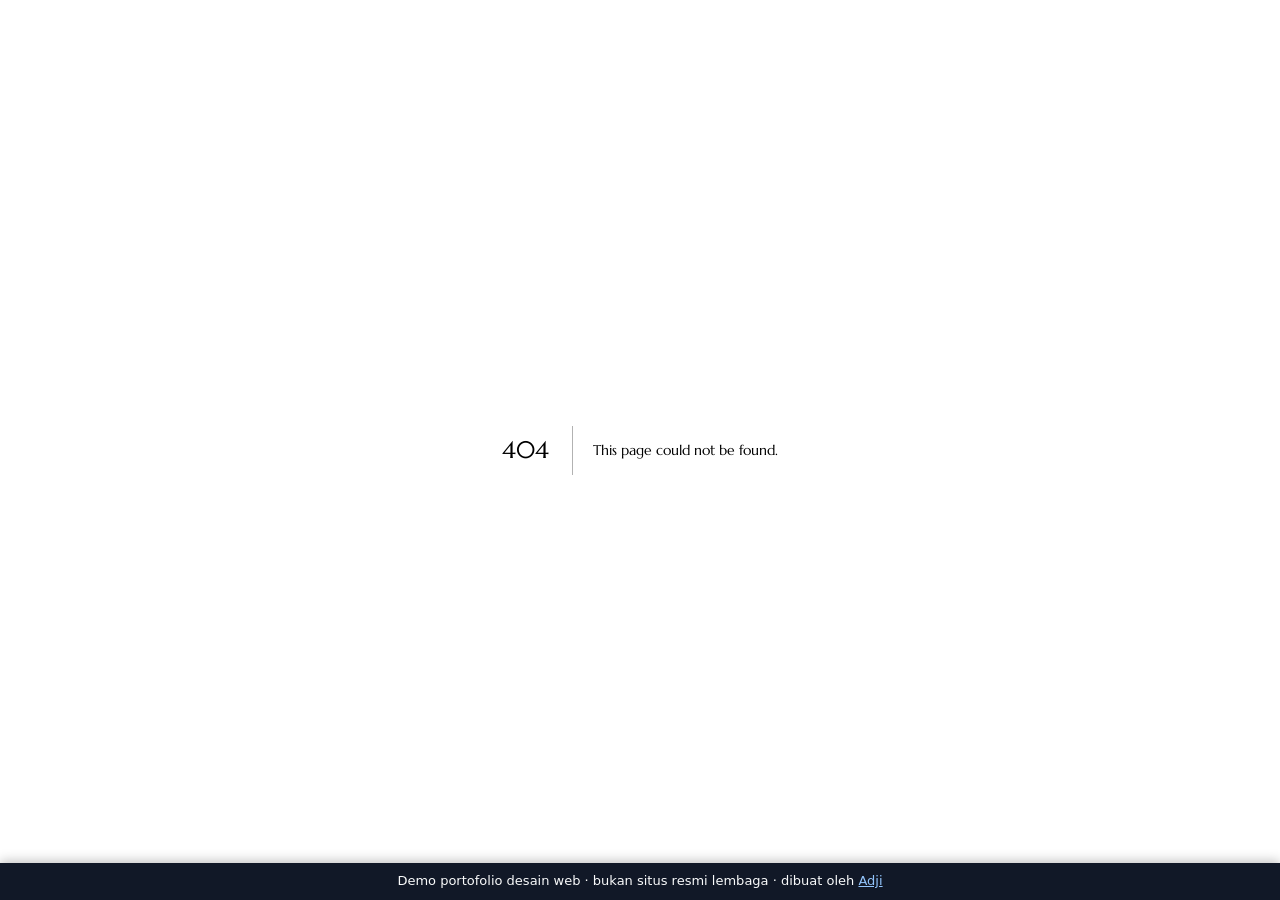
<file: 404/index.html>
<!DOCTYPE html><html lang="id"><head><meta charSet="utf-8"/><meta name="viewport" content="width=device-width, initial-scale=1"/><link rel="stylesheet" href="/_next/static/css/e4d7bd44e4422bbe.css" data-precedence="next"/><link rel="preload" as="script" fetchPriority="low" href="/_next/static/chunks/webpack-043688e4f99a3cb1.js"/><script src="/_next/static/chunks/fd9d1056-13baa9b2029d31fe.js" async=""></script><script src="/_next/static/chunks/117-f54d77e4ee3f9c39.js" async=""></script><script src="/_next/static/chunks/main-app-78109c56db74f29f.js" async=""></script><script src="/_next/static/chunks/app/layout-39a7e91243988d49.js" async=""></script><meta name="robots" content="noindex, nofollow"/><link rel="preload" href="/fonts/marcellus-400-latin.woff2" as="font" type="font/woff2" crossorigin="anonymous"/><link rel="preload" href="/fonts/plus-jakarta-sans-var-latin.woff2" as="font" type="font/woff2" crossorigin="anonymous"/><title>404: This page could not be found.</title><title>Vauza Tamma Abadi — Travel Umroh &amp; Haji Akreditasi A | Jakarta · Surabaya · Malang</title><meta name="description" content="Travel umroh &amp; haji berizin resmi Kemenag, akreditasi A, sejak 2015. Seat terkonfirmasi, harga all-in tanpa biaya siluman, pembimbing ibadah mendampingi. Kantor di Jakarta, Surabaya, dan Malang."/><meta name="keywords" content="travel umroh,umroh jakarta,umroh surabaya,umroh malang,haji khusus,vauza tamma,umroh akreditasi A"/><meta name="robots" content="index, follow"/><meta property="og:title" content="Vauza Tamma Abadi — Travel Umroh &amp; Haji Berizin Resmi"/><meta property="og:description" content="Berangkat dengan tenang: seat terkonfirmasi, harga all-in tertulis di akad, dan izin resmi yang boleh Anda periksa."/><meta property="og:site_name" content="Vauza Tamma Abadi"/><meta property="og:locale" content="id_ID"/><meta property="og:type" content="website"/><meta name="twitter:card" content="summary"/><meta name="twitter:title" content="Vauza Tamma Abadi — Travel Umroh &amp; Haji Berizin Resmi"/><meta name="twitter:description" content="Berangkat dengan tenang: seat terkonfirmasi, harga all-in tertulis di akad, dan izin resmi yang boleh Anda periksa."/><script>(function(){try{
  if(!window.matchMedia('(prefers-reduced-motion: reduce)').matches){
    document.documentElement.classList.add('motion-ok');
  }
}catch(e){}})();</script><script src="/_next/static/chunks/polyfills-42372ed130431b0a.js" noModule=""></script></head><body><div style="font-family:system-ui,&quot;Segoe UI&quot;,Roboto,Helvetica,Arial,sans-serif,&quot;Apple Color Emoji&quot;,&quot;Segoe UI Emoji&quot;;height:100vh;text-align:center;display:flex;flex-direction:column;align-items:center;justify-content:center"><div><style>body{color:#000;background:#fff;margin:0}.next-error-h1{border-right:1px solid rgba(0,0,0,.3)}@media (prefers-color-scheme:dark){body{color:#fff;background:#000}.next-error-h1{border-right:1px solid rgba(255,255,255,.3)}}</style><h1 class="next-error-h1" style="display:inline-block;margin:0 20px 0 0;padding:0 23px 0 0;font-size:24px;font-weight:500;vertical-align:top;line-height:49px">404</h1><div style="display:inline-block"><h2 style="font-size:14px;font-weight:400;line-height:49px;margin:0">This page could not be found.</h2></div></div></div><script>(function(){try{
  var v=document.querySelector('[data-video-hero]');
  if(!v) return;
  var mm=window.matchMedia('(prefers-reduced-motion: reduce)');
  if(mm.matches) return;
  if(!window.matchMedia('(min-width: 768px)').matches) return;
  var c=navigator.connection||{};
  if(c.saveData) return;
  if(/2g|3g/.test(c.effectiveType||'')) return;

  function nyala(){
    var ps=v.getAttribute('data-poster');
    if(ps) v.setAttribute('poster',ps);
    v.addEventListener('playing',function(){v.style.opacity='1';},{once:true});
    var p=v.play();
    if(p&&p.catch) p.catch(function(){});
    if('IntersectionObserver' in window){
      new IntersectionObserver(function(e){
        e[0].isIntersecting?v.play().catch(function(){}):v.pause();
      },{threshold:0.1}).observe(v);
    }
  }
  if(document.readyState==='complete') nyala();
  else window.addEventListener('load',nyala,{once:true});
}catch(e){}})();</script><script src="/_next/static/chunks/webpack-043688e4f99a3cb1.js" async=""></script><script>(self.__next_f=self.__next_f||[]).push([0]);self.__next_f.push([2,null])</script><script>self.__next_f.push([1,"1:HL[\"/_next/static/css/e4d7bd44e4422bbe.css\",\"style\"]\n"])</script><script>self.__next_f.push([1,"2:I[2846,[],\"\"]\n4:I[4707,[],\"\"]\n5:I[6423,[],\"\"]\n6:I[3529,[\"185\",\"static/chunks/app/layout-39a7e91243988d49.js\"],\"default\"]\nc:I[1060,[],\"\"]\n7:{\"fontFamily\":\"system-ui,\\\"Segoe UI\\\",Roboto,Helvetica,Arial,sans-serif,\\\"Apple Color Emoji\\\",\\\"Segoe UI Emoji\\\"\",\"height\":\"100vh\",\"textAlign\":\"center\",\"display\":\"flex\",\"flexDirection\":\"column\",\"alignItems\":\"center\",\"justifyContent\":\"center\"}\n8:{\"display\":\"inline-block\",\"margin\":\"0 20px 0 0\",\"padding\":\"0 23px 0 0\",\"fontSize\":24,\"fontWeight\":500,\"verticalAlign\":\"top\",\"lineHeight\":\"49px\"}\n9:{\"display\":\"inline-block\"}\na:{\"fontSize\":14,\"fontWeight\":400,\"lineHeight\":\"49px\",\"margin\":0}\nd:[]\n"])</script><script>self.__next_f.push([1,"0:[\"$\",\"$L2\",null,{\"buildId\":\"zOpg_SulDzIKeb1rBHtU1\",\"assetPrefix\":\"\",\"urlParts\":[\"\",\"_not-found\",\"\"],\"initialTree\":[\"\",{\"children\":[\"/_not-found\",{\"children\":[\"__PAGE__\",{}]}]},\"$undefined\",\"$undefined\",true],\"initialSeedData\":[\"\",{\"children\":[\"/_not-found\",{\"children\":[\"__PAGE__\",{},[[\"$L3\",[[\"$\",\"title\",null,{\"children\":\"404: This page could not be found.\"}],[\"$\",\"div\",null,{\"style\":{\"fontFamily\":\"system-ui,\\\"Segoe UI\\\",Roboto,Helvetica,Arial,sans-serif,\\\"Apple Color Emoji\\\",\\\"Segoe UI Emoji\\\"\",\"height\":\"100vh\",\"textAlign\":\"center\",\"display\":\"flex\",\"flexDirection\":\"column\",\"alignItems\":\"center\",\"justifyContent\":\"center\"},\"children\":[\"$\",\"div\",null,{\"children\":[[\"$\",\"style\",null,{\"dangerouslySetInnerHTML\":{\"__html\":\"body{color:#000;background:#fff;margin:0}.next-error-h1{border-right:1px solid rgba(0,0,0,.3)}@media (prefers-color-scheme:dark){body{color:#fff;background:#000}.next-error-h1{border-right:1px solid rgba(255,255,255,.3)}}\"}}],[\"$\",\"h1\",null,{\"className\":\"next-error-h1\",\"style\":{\"display\":\"inline-block\",\"margin\":\"0 20px 0 0\",\"padding\":\"0 23px 0 0\",\"fontSize\":24,\"fontWeight\":500,\"verticalAlign\":\"top\",\"lineHeight\":\"49px\"},\"children\":\"404\"}],[\"$\",\"div\",null,{\"style\":{\"display\":\"inline-block\"},\"children\":[\"$\",\"h2\",null,{\"style\":{\"fontSize\":14,\"fontWeight\":400,\"lineHeight\":\"49px\",\"margin\":0},\"children\":\"This page could not be found.\"}]}]]}]}]],null],null],null]},[null,[\"$\",\"$L4\",null,{\"parallelRouterKey\":\"children\",\"segmentPath\":[\"children\",\"/_not-found\",\"children\"],\"error\":\"$undefined\",\"errorStyles\":\"$undefined\",\"errorScripts\":\"$undefined\",\"template\":[\"$\",\"$L5\",null,{}],\"templateStyles\":\"$undefined\",\"templateScripts\":\"$undefined\",\"notFound\":\"$undefined\",\"notFoundStyles\":\"$undefined\"}]],null]},[[[[\"$\",\"link\",\"0\",{\"rel\":\"stylesheet\",\"href\":\"/_next/static/css/e4d7bd44e4422bbe.css\",\"precedence\":\"next\",\"crossOrigin\":\"$undefined\"}]],[\"$\",\"html\",null,{\"lang\":\"id\",\"children\":[[\"$\",\"head\",null,{\"children\":[[\"$\",\"link\",null,{\"rel\":\"preload\",\"href\":\"/fonts/marcellus-400-latin.woff2\",\"as\":\"font\",\"type\":\"font/woff2\",\"crossOrigin\":\"anonymous\"}],[\"$\",\"link\",null,{\"rel\":\"preload\",\"href\":\"/fonts/plus-jakarta-sans-var-latin.woff2\",\"as\":\"font\",\"type\":\"font/woff2\",\"crossOrigin\":\"anonymous\"}],[\"$\",\"script\",null,{\"dangerouslySetInnerHTML\":{\"__html\":\"(function(){try{\\n  if(!window.matchMedia('(prefers-reduced-motion: reduce)').matches){\\n    document.documentElement.classList.add('motion-ok');\\n  }\\n}catch(e){}})();\"}}]]}],[\"$\",\"body\",null,{\"children\":[[\"$\",\"$L6\",null,{}],[\"$\",\"$L4\",null,{\"parallelRouterKey\":\"children\",\"segmentPath\":[\"children\"],\"error\":\"$undefined\",\"errorStyles\":\"$undefined\",\"errorScripts\":\"$undefined\",\"template\":[\"$\",\"$L5\",null,{}],\"templateStyles\":\"$undefined\",\"templateScripts\":\"$undefined\",\"notFound\":[[\"$\",\"title\",null,{\"children\":\"404: This page could not be found.\"}],[\"$\",\"div\",null,{\"style\":\"$7\",\"children\":[\"$\",\"div\",null,{\"children\":[[\"$\",\"style\",null,{\"dangerouslySetInnerHTML\":{\"__html\":\"body{color:#000;background:#fff;margin:0}.next-error-h1{border-right:1px solid rgba(0,0,0,.3)}@media (prefers-color-scheme:dark){body{color:#fff;background:#000}.next-error-h1{border-right:1px solid rgba(255,255,255,.3)}}\"}}],[\"$\",\"h1\",null,{\"className\":\"next-error-h1\",\"style\":\"$8\",\"children\":\"404\"}],[\"$\",\"div\",null,{\"style\":\"$9\",\"children\":[\"$\",\"h2\",null,{\"style\":\"$a\",\"children\":\"This page could not be found.\"}]}]]}]}]],\"notFoundStyles\":[]}],[\"$\",\"script\",null,{\"dangerouslySetInnerHTML\":{\"__html\":\"(function(){try{\\n  var v=document.querySelector('[data-video-hero]');\\n  if(!v) return;\\n  var mm=window.matchMedia('(prefers-reduced-motion: reduce)');\\n  if(mm.matches) return;\\n  if(!window.matchMedia('(min-width: 768px)').matches) return;\\n  var c=navigator.connection||{};\\n  if(c.saveData) return;\\n  if(/2g|3g/.test(c.effectiveType||'')) return;\\n\\n  function nyala(){\\n    var ps=v.getAttribute('data-poster');\\n    if(ps) v.setAttribute('poster',ps);\\n    v.addEventListener('playing',function(){v.style.opacity='1';},{once:true});\\n    var p=v.play();\\n    if(p\u0026\u0026p.catch) p.catch(function(){});\\n    if('IntersectionObserver' in window){\\n      new IntersectionObserver(function(e){\\n        e[0].isIntersecting?v.play().catch(function(){}):v.pause();\\n      },{threshold:0.1}).observe(v);\\n    }\\n  }\\n  if(document.readyState==='complete') nyala();\\n  else window.addEventListener('load',nyala,{once:true});\\n}catch(e){}})();\"}}]]}]]}]],null],null],\"couldBeIntercepted\":false,\"initialHead\":[[\"$\",\"meta\",null,{\"name\":\"robots\",\"content\":\"noindex\"}],\"$Lb\"],\"globalErrorComponent\":\"$c\",\"missingSlots\":\"$Wd\"}]\n"])</script><script>self.__next_f.push([1,"b:[[\"$\",\"meta\",\"0\",{\"name\":\"viewport\",\"content\":\"width=device-width, initial-scale=1\"}],[\"$\",\"meta\",\"1\",{\"charSet\":\"utf-8\"}],[\"$\",\"title\",\"2\",{\"children\":\"Vauza Tamma Abadi — Travel Umroh \u0026 Haji Akreditasi A | Jakarta · Surabaya · Malang\"}],[\"$\",\"meta\",\"3\",{\"name\":\"description\",\"content\":\"Travel umroh \u0026 haji berizin resmi Kemenag, akreditasi A, sejak 2015. Seat terkonfirmasi, harga all-in tanpa biaya siluman, pembimbing ibadah mendampingi. Kantor di Jakarta, Surabaya, dan Malang.\"}],[\"$\",\"meta\",\"4\",{\"name\":\"keywords\",\"content\":\"travel umroh,umroh jakarta,umroh surabaya,umroh malang,haji khusus,vauza tamma,umroh akreditasi A\"}],[\"$\",\"meta\",\"5\",{\"name\":\"robots\",\"content\":\"index, follow\"}],[\"$\",\"meta\",\"6\",{\"property\":\"og:title\",\"content\":\"Vauza Tamma Abadi — Travel Umroh \u0026 Haji Berizin Resmi\"}],[\"$\",\"meta\",\"7\",{\"property\":\"og:description\",\"content\":\"Berangkat dengan tenang: seat terkonfirmasi, harga all-in tertulis di akad, dan izin resmi yang boleh Anda periksa.\"}],[\"$\",\"meta\",\"8\",{\"property\":\"og:site_name\",\"content\":\"Vauza Tamma Abadi\"}],[\"$\",\"meta\",\"9\",{\"property\":\"og:locale\",\"content\":\"id_ID\"}],[\"$\",\"meta\",\"10\",{\"property\":\"og:type\",\"content\":\"website\"}],[\"$\",\"meta\",\"11\",{\"name\":\"twitter:card\",\"content\":\"summary\"}],[\"$\",\"meta\",\"12\",{\"name\":\"twitter:title\",\"content\":\"Vauza Tamma Abadi — Travel Umroh \u0026 Haji Berizin Resmi\"}],[\"$\",\"meta\",\"13\",{\"name\":\"twitter:description\",\"content\":\"Berangkat dengan tenang: seat terkonfirmasi, harga all-in tertulis di akad, dan izin resmi yang boleh Anda periksa.\"}]]\n3:null\n"])</script><!-- penanda demo: project ini portofolio, bukan situs resmi klien -->
<div style="position:fixed;left:0;right:0;bottom:0;z-index:99999;
  background:#111827;color:#f9fafb;font:500 13px/1.45 system-ui,sans-serif;
  padding:9px 14px;text-align:center;box-shadow:0 -2px 12px rgba(0,0,0,.25)">
  Demo portofolio desain web &middot; bukan situs resmi lembaga &middot;
  dibuat oleh <a href="https://portofolioadji-v3.vercel.app" target="_blank"
  rel="noopener" style="color:#93c5fd;text-decoration:underline">Adji</a>
</div>
</body></html>
</file>
<file: _next/static/css/e4d7bd44e4422bbe.css>
*,:after,:before{--tw-border-spacing-x:0;--tw-border-spacing-y:0;--tw-translate-x:0;--tw-translate-y:0;--tw-rotate:0;--tw-skew-x:0;--tw-skew-y:0;--tw-scale-x:1;--tw-scale-y:1;--tw-pan-x: ;--tw-pan-y: ;--tw-pinch-zoom: ;--tw-scroll-snap-strictness:proximity;--tw-gradient-from-position: ;--tw-gradient-via-position: ;--tw-gradient-to-position: ;--tw-ordinal: ;--tw-slashed-zero: ;--tw-numeric-figure: ;--tw-numeric-spacing: ;--tw-numeric-fraction: ;--tw-ring-inset: ;--tw-ring-offset-width:0px;--tw-ring-offset-color:#fff;--tw-ring-color:rgba(59,130,246,.5);--tw-ring-offset-shadow:0 0 #0000;--tw-ring-shadow:0 0 #0000;--tw-shadow:0 0 #0000;--tw-shadow-colored:0 0 #0000;--tw-blur: ;--tw-brightness: ;--tw-contrast: ;--tw-grayscale: ;--tw-hue-rotate: ;--tw-invert: ;--tw-saturate: ;--tw-sepia: ;--tw-drop-shadow: ;--tw-backdrop-blur: ;--tw-backdrop-brightness: ;--tw-backdrop-contrast: ;--tw-backdrop-grayscale: ;--tw-backdrop-hue-rotate: ;--tw-backdrop-invert: ;--tw-backdrop-opacity: ;--tw-backdrop-saturate: ;--tw-backdrop-sepia: ;--tw-contain-size: ;--tw-contain-layout: ;--tw-contain-paint: ;--tw-contain-style: }::backdrop{--tw-border-spacing-x:0;--tw-border-spacing-y:0;--tw-translate-x:0;--tw-translate-y:0;--tw-rotate:0;--tw-skew-x:0;--tw-skew-y:0;--tw-scale-x:1;--tw-scale-y:1;--tw-pan-x: ;--tw-pan-y: ;--tw-pinch-zoom: ;--tw-scroll-snap-strictness:proximity;--tw-gradient-from-position: ;--tw-gradient-via-position: ;--tw-gradient-to-position: ;--tw-ordinal: ;--tw-slashed-zero: ;--tw-numeric-figure: ;--tw-numeric-spacing: ;--tw-numeric-fraction: ;--tw-ring-inset: ;--tw-ring-offset-width:0px;--tw-ring-offset-color:#fff;--tw-ring-color:rgba(59,130,246,.5);--tw-ring-offset-shadow:0 0 #0000;--tw-ring-shadow:0 0 #0000;--tw-shadow:0 0 #0000;--tw-shadow-colored:0 0 #0000;--tw-blur: ;--tw-brightness: ;--tw-contrast: ;--tw-grayscale: ;--tw-hue-rotate: ;--tw-invert: ;--tw-saturate: ;--tw-sepia: ;--tw-drop-shadow: ;--tw-backdrop-blur: ;--tw-backdrop-brightness: ;--tw-backdrop-contrast: ;--tw-backdrop-grayscale: ;--tw-backdrop-hue-rotate: ;--tw-backdrop-invert: ;--tw-backdrop-opacity: ;--tw-backdrop-saturate: ;--tw-backdrop-sepia: ;--tw-contain-size: ;--tw-contain-layout: ;--tw-contain-paint: ;--tw-contain-style: }/*
! tailwindcss v3.4.19 | MIT License | https://tailwindcss.com
*/*,:after,:before{box-sizing:border-box;border:0 solid #e5e7eb}:after,:before{--tw-content:""}:host,html{line-height:1.5;-webkit-text-size-adjust:100%;-moz-tab-size:4;-o-tab-size:4;tab-size:4;font-family:var(--font-sans),Cadangan Jakarta,Arial,sans-serif;font-feature-settings:normal;font-variation-settings:normal;-webkit-tap-highlight-color:transparent}body{margin:0;line-height:inherit}hr{height:0;color:inherit;border-top-width:1px}abbr:where([title]){-webkit-text-decoration:underline dotted;text-decoration:underline dotted}h1,h2,h3,h4,h5,h6{font-size:inherit;font-weight:inherit}a{color:inherit;text-decoration:inherit}b,strong{font-weight:bolder}code,kbd,pre,samp{font-family:ui-monospace,SFMono-Regular,Menlo,Monaco,Consolas,Liberation Mono,Courier New,monospace;font-feature-settings:normal;font-variation-settings:normal;font-size:1em}small{font-size:80%}sub,sup{font-size:75%;line-height:0;position:relative;vertical-align:baseline}sub{bottom:-.25em}sup{top:-.5em}table{text-indent:0;border-color:inherit;border-collapse:collapse}button,input,optgroup,select,textarea{font-family:inherit;font-feature-settings:inherit;font-variation-settings:inherit;font-size:100%;font-weight:inherit;line-height:inherit;letter-spacing:inherit;color:inherit;margin:0;padding:0}button,select{text-transform:none}button,input:where([type=button]),input:where([type=reset]),input:where([type=submit]){-webkit-appearance:button;background-color:transparent;background-image:none}:-moz-focusring{outline:auto}:-moz-ui-invalid{box-shadow:none}progress{vertical-align:baseline}::-webkit-inner-spin-button,::-webkit-outer-spin-button{height:auto}[type=search]{-webkit-appearance:textfield;outline-offset:-2px}::-webkit-search-decoration{-webkit-appearance:none}::-webkit-file-upload-button{-webkit-appearance:button;font:inherit}summary{display:list-item}blockquote,dd,dl,figure,h1,h2,h3,h4,h5,h6,hr,p,pre{margin:0}fieldset{margin:0}fieldset,legend{padding:0}menu,ol,ul{list-style:none;margin:0;padding:0}dialog{padding:0}textarea{resize:vertical}input::-moz-placeholder,textarea::-moz-placeholder{opacity:1;color:#9ca3af}input::placeholder,textarea::placeholder{opacity:1;color:#9ca3af}[role=button],button{cursor:pointer}:disabled{cursor:default}audio,canvas,embed,iframe,img,object,svg,video{display:block;vertical-align:middle}img,video{max-width:100%;height:auto}[hidden]:where(:not([hidden=until-found])){display:none}*{border-color:rgba(30,61,47,.1)}html{-webkit-text-size-adjust:100%;scroll-behavior:smooth}html.lenis{scroll-behavior:auto}html.lenis body{height:auto}.lenis.lenis-smooth{scroll-behavior:auto!important}.lenis.lenis-stopped{overflow:hidden}body{--tw-bg-opacity:1;background-color:rgb(250 247 240/var(--tw-bg-opacity,1));--tw-text-opacity:1;color:rgb(26 26 23/var(--tw-text-opacity,1));-webkit-font-smoothing:antialiased;-moz-osx-font-smoothing:grayscale;font-family:var(--font-sans),"Cadangan Jakarta",Arial,sans-serif;font-feature-settings:"kern" 1,"liga" 1;overflow-x:hidden}h1,h2,h3,h4{font-family:var(--font-display),"Cadangan Marcellus",Georgia,serif;font-weight:400;text-wrap:balance}p{text-wrap:pretty}:focus-visible{outline:2px solid #c05621;outline-offset:3px;border-radius:2px}::-moz-selection{background:#c9a227;color:#14291f}::selection{background:#c9a227;color:#14291f}.wadah{margin-left:auto;margin-right:auto;width:100%;max-width:1200px;padding-left:1.25rem;padding-right:1.25rem}@media (min-width:640px){.wadah{padding-left:2rem;padding-right:2rem}}.eyebrow{font-family:var(--font-sans),Cadangan Jakarta,Arial,sans-serif;font-size:.7rem;font-weight:600;text-transform:uppercase;letter-spacing:.18em;--tw-text-opacity:1;color:rgb(122 94 16/var(--tw-text-opacity,1))}.judul-section{font-family:var(--font-display),Cadangan Marcellus,Georgia,serif;font-size:clamp(1.9rem,4.4vw,3.1rem);line-height:1.08;letter-spacing:-.015em}.teks-lead{max-width:62ch;font-family:var(--font-sans),Cadangan Jakarta,Arial,sans-serif;font-size:1.02rem;line-height:1.72;color:rgba(26,26,23,.75)}@media (min-width:640px){.teks-lead{font-size:1.08rem}}.tbl-utama{display:inline-flex;min-height:48px;align-items:center;justify-content:center;gap:.5rem;border-radius:9999px;padding:.75rem 1.5rem;font-family:var(--font-sans),Cadangan Jakarta,Arial,sans-serif;font-size:.92rem;font-weight:600;letter-spacing:.01em;transition-property:all;transition-timing-function:cubic-bezier(.4,0,.2,1);transition-duration:.2s;--tw-bg-opacity:1;background-color:rgb(192 86 33/var(--tw-bg-opacity,1));--tw-text-opacity:1;color:rgb(255 255 255/var(--tw-text-opacity,1))}.tbl-utama:hover{--tw-bg-opacity:1;background-color:rgb(156 67 24/var(--tw-bg-opacity,1));--tw-shadow:0 2px 4px rgba(26,26,23,.06),0 18px 40px -16px rgba(26,26,23,.18);--tw-shadow-colored:0 2px 4px var(--tw-shadow-color),0 18px 40px -16px var(--tw-shadow-color);box-shadow:var(--tw-ring-offset-shadow,0 0 #0000),var(--tw-ring-shadow,0 0 #0000),var(--tw-shadow)}.tbl-utama:active{--tw-scale-x:0.985;--tw-scale-y:0.985;transform:translate(var(--tw-translate-x),var(--tw-translate-y)) rotate(var(--tw-rotate)) skewX(var(--tw-skew-x)) skewY(var(--tw-skew-y)) scaleX(var(--tw-scale-x)) scaleY(var(--tw-scale-y))}.tbl-garis{display:inline-flex;min-height:48px;align-items:center;justify-content:center;gap:.5rem;border-radius:9999px;padding:.75rem 1.5rem;font-family:var(--font-sans),Cadangan Jakarta,Arial,sans-serif;font-size:.92rem;font-weight:600;letter-spacing:.01em;transition-property:all;transition-timing-function:cubic-bezier(.4,0,.2,1);transition-duration:.2s;border-width:1px;border-color:rgba(30,61,47,.25);background-color:transparent;--tw-text-opacity:1;color:rgb(30 61 47/var(--tw-text-opacity,1))}.tbl-garis:hover{border-color:rgba(30,61,47,.5);background-color:rgba(30,61,47,.04)}.tbl-garis:active{--tw-scale-x:0.985;--tw-scale-y:0.985;transform:translate(var(--tw-translate-x),var(--tw-translate-y)) rotate(var(--tw-rotate)) skewX(var(--tw-skew-x)) skewY(var(--tw-skew-y)) scaleX(var(--tw-scale-x)) scaleY(var(--tw-scale-y))}.tbl-terang{display:inline-flex;min-height:48px;align-items:center;justify-content:center;gap:.5rem;border-radius:9999px;padding:.75rem 1.5rem;font-family:var(--font-sans),Cadangan Jakarta,Arial,sans-serif;font-size:.92rem;font-weight:600;letter-spacing:.01em;transition-property:all;transition-timing-function:cubic-bezier(.4,0,.2,1);transition-duration:.2s;border-width:1px;border-color:hsla(0,0%,100%,.3);background-color:hsla(0,0%,100%,.1);--tw-text-opacity:1;color:rgb(255 255 255/var(--tw-text-opacity,1))}.tbl-terang:hover{border-color:hsla(0,0%,100%,.6);background-color:hsla(0,0%,100%,.2)}.tbl-terang:active{--tw-scale-x:0.985;--tw-scale-y:0.985;transform:translate(var(--tw-translate-x),var(--tw-translate-y)) rotate(var(--tw-rotate)) skewX(var(--tw-skew-x)) skewY(var(--tw-skew-y)) scaleX(var(--tw-scale-x)) scaleY(var(--tw-scale-y))}.kartu{border-radius:1rem;border-width:1px;border-color:rgba(30,61,47,.1);--tw-bg-opacity:1;background-color:rgb(255 255 255/var(--tw-bg-opacity,1));--tw-shadow:0 1px 2px rgba(26,26,23,.04),0 8px 24px -12px rgba(26,26,23,.12);--tw-shadow-colored:0 1px 2px var(--tw-shadow-color),0 8px 24px -12px var(--tw-shadow-color);box-shadow:var(--tw-ring-offset-shadow,0 0 #0000),var(--tw-ring-shadow,0 0 #0000),var(--tw-shadow)}.badge-ada{background-color:rgb(30 61 47/var(--tw-bg-opacity,1))}.badge-ada,.badge-sisa{display:inline-flex;align-items:center;gap:.375rem;border-radius:9999px;padding:.25rem .75rem;font-family:var(--font-sans),Cadangan Jakarta,Arial,sans-serif;font-size:.66rem;font-weight:700;text-transform:uppercase;letter-spacing:.1em;--tw-bg-opacity:1;--tw-text-opacity:1;color:rgb(255 255 255/var(--tw-text-opacity,1))}.badge-sisa{background-color:rgb(192 86 33/var(--tw-bg-opacity,1))}.tanda-contoh{font-family:var(--font-sans),Cadangan Jakarta,Arial,sans-serif;font-size:.6rem;font-weight:600;text-transform:uppercase;letter-spacing:.12em;--tw-text-opacity:1;color:rgb(192 86 33/var(--tw-text-opacity,1))}.sr-only{position:absolute;width:1px;height:1px;padding:0;margin:-1px;overflow:hidden;clip:rect(0,0,0,0);white-space:nowrap;border-width:0}.pointer-events-none{pointer-events:none}.pointer-events-auto{pointer-events:auto}.fixed{position:fixed}.absolute{position:absolute}.relative{position:relative}.sticky{position:sticky}.inset-0{inset:0}.inset-x-0{left:0;right:0}.inset-y-0{top:0;bottom:0}.bottom-0{bottom:0}.bottom-5{bottom:1.25rem}.left-0{left:0}.left-3{left:.75rem}.right-4{right:1rem}.right-5{right:1.25rem}.top-0{top:0}.top-24{top:6rem}.top-3{top:.75rem}.top-4{top:1rem}.isolate{isolation:isolate}.z-40{z-index:40}.z-50{z-index:50}.z-\[60\]{z-index:60}.mx-auto{margin-left:auto;margin-right:auto}.mb-7{margin-bottom:1.75rem}.ml-1{margin-left:.25rem}.ml-1\.5{margin-left:.375rem}.ml-2{margin-left:.5rem}.mt-0\.5{margin-top:.125rem}.mt-1{margin-top:.25rem}.mt-1\.5{margin-top:.375rem}.mt-10{margin-top:2.5rem}.mt-11{margin-top:2.75rem}.mt-12{margin-top:3rem}.mt-2{margin-top:.5rem}.mt-2\.5{margin-top:.625rem}.mt-3{margin-top:.75rem}.mt-3\.5{margin-top:.875rem}.mt-4{margin-top:1rem}.mt-5{margin-top:1.25rem}.mt-6{margin-top:1.5rem}.mt-7{margin-top:1.75rem}.mt-8{margin-top:2rem}.mt-9{margin-top:2.25rem}.mt-\[2px\]{margin-top:2px}.mt-\[3px\]{margin-top:3px}.mt-auto{margin-top:auto}.block{display:block}.inline-block{display:inline-block}.inline{display:inline}.flex{display:flex}.inline-flex{display:inline-flex}.table{display:table}.grid{display:grid}.hidden{display:none}.aspect-\[4\/3\]{aspect-ratio:4/3}.h-1{height:.25rem}.h-10{height:2.5rem}.h-11{height:2.75rem}.h-4{height:1rem}.h-5{height:1.25rem}.h-7{height:1.75rem}.h-9{height:2.25rem}.h-\[1\.6px\]{height:1.6px}.h-\[14px\]{height:14px}.h-\[15px\]{height:15px}.h-\[17px\]{height:17px}.h-\[18px\]{height:18px}.h-\[1px\]{height:1px}.h-\[22px\]{height:22px}.h-\[38\%\]{height:38%}.h-\[70px\]{height:70px}.h-full{height:100%}.max-h-full{max-height:100%}.\!min-h-\[42px\]{min-height:42px!important}.min-h-\[100svh\]{min-height:100svh}.min-h-\[26px\]{min-height:26px}.min-h-\[32px\]{min-height:32px}.min-h-\[40px\]{min-height:40px}.min-h-\[44px\]{min-height:44px}.min-h-\[56px\]{min-height:56px}.w-1{width:.25rem}.w-10{width:2.5rem}.w-11{width:2.75rem}.w-3\.5{width:.875rem}.w-4{width:1rem}.w-5{width:1.25rem}.w-7{width:1.75rem}.w-9{width:2.25rem}.w-\[14px\]{width:14px}.w-\[15px\]{width:15px}.w-\[17px\]{width:17px}.w-\[18px\]{width:18px}.w-\[22px\]{width:22px}.w-full{width:100%}.min-w-0{min-width:0}.min-w-\[26px\]{min-width:26px}.max-w-4xl{max-width:56rem}.max-w-\[\*ch\]{max-width:*ch}.max-w-\[22ch\]{max-width:22ch}.max-w-\[24ch\]{max-width:24ch}.max-w-\[34rem\]{max-width:34rem}.max-w-\[38ch\]{max-width:38ch}.max-w-\[40rem\]{max-width:40rem}.max-w-\[44rem\]{max-width:44rem}.max-w-\[46rem\]{max-width:46rem}.max-w-\[52ch\]{max-width:52ch}.max-w-\[52rem\]{max-width:52rem}.max-w-\[54ch\]{max-width:54ch}.max-w-teks{max-width:62ch}.flex-1{flex:1 1 0%}.shrink-0{flex-shrink:0}.translate-y-0{--tw-translate-y:0px}.translate-y-0,.translate-y-4{transform:translate(var(--tw-translate-x),var(--tw-translate-y)) rotate(var(--tw-rotate)) skewX(var(--tw-skew-x)) skewY(var(--tw-skew-y)) scaleX(var(--tw-scale-x)) scaleY(var(--tw-scale-y))}.translate-y-4{--tw-translate-y:1rem}.rotate-180{--tw-rotate:180deg;transform:translate(var(--tw-translate-x),var(--tw-translate-y)) rotate(var(--tw-rotate)) skewX(var(--tw-skew-x)) skewY(var(--tw-skew-y)) scaleX(var(--tw-scale-x)) scaleY(var(--tw-scale-y))}.grid-cols-2{grid-template-columns:repeat(2,minmax(0,1fr))}.flex-col{flex-direction:column}.items-start{align-items:flex-start}.items-center{align-items:center}.justify-end{justify-content:flex-end}.justify-center{justify-content:center}.justify-between{justify-content:space-between}.gap-1{gap:.25rem}.gap-1\.5{gap:.375rem}.gap-10{gap:2.5rem}.gap-2{gap:.5rem}.gap-2\.5{gap:.625rem}.gap-3{gap:.75rem}.gap-3\.5{gap:.875rem}.gap-4{gap:1rem}.gap-5{gap:1.25rem}.gap-7{gap:1.75rem}.gap-\[5px\]{gap:5px}.gap-x-10{-moz-column-gap:2.5rem;column-gap:2.5rem}.gap-x-6{-moz-column-gap:1.5rem;column-gap:1.5rem}.gap-x-8{-moz-column-gap:2rem;column-gap:2rem}.gap-y-6{row-gap:1.5rem}.gap-y-9{row-gap:2.25rem}.space-y-1\.5>:not([hidden])~:not([hidden]){--tw-space-y-reverse:0;margin-top:calc(.375rem * calc(1 - var(--tw-space-y-reverse)));margin-bottom:calc(.375rem * var(--tw-space-y-reverse))}.space-y-2\.5>:not([hidden])~:not([hidden]){--tw-space-y-reverse:0;margin-top:calc(.625rem * calc(1 - var(--tw-space-y-reverse)));margin-bottom:calc(.625rem * var(--tw-space-y-reverse))}.space-y-4>:not([hidden])~:not([hidden]){--tw-space-y-reverse:0;margin-top:calc(1rem * calc(1 - var(--tw-space-y-reverse)));margin-bottom:calc(1rem * var(--tw-space-y-reverse))}.space-y-5>:not([hidden])~:not([hidden]){--tw-space-y-reverse:0;margin-top:calc(1.25rem * calc(1 - var(--tw-space-y-reverse)));margin-bottom:calc(1.25rem * var(--tw-space-y-reverse))}.divide-y>:not([hidden])~:not([hidden]){--tw-divide-y-reverse:0;border-top-width:calc(1px * calc(1 - var(--tw-divide-y-reverse)));border-bottom-width:calc(1px * var(--tw-divide-y-reverse))}.divide-forest\/10>:not([hidden])~:not([hidden]){border-color:rgba(30,61,47,.1)}.overflow-hidden{overflow:hidden}.whitespace-nowrap{white-space:nowrap}.break-words{overflow-wrap:break-word}.rounded-2xl{border-radius:1rem}.rounded-full{border-radius:9999px}.rounded-lg{border-radius:.5rem}.rounded-xl{border-radius:.75rem}.rounded-r-xl{border-top-right-radius:.75rem;border-bottom-right-radius:.75rem}.border{border-width:1px}.border-y{border-top-width:1px}.border-b,.border-y{border-bottom-width:1px}.border-l-2{border-left-width:2px}.border-t{border-top-width:1px}.border-emas\/30{border-color:rgba(201,162,39,.3)}.border-emas\/70{border-color:rgba(201,162,39,.7)}.border-forest\/10{border-color:rgba(30,61,47,.1)}.border-forest\/20{border-color:rgba(30,61,47,.2)}.border-transparent{border-color:transparent}.border-white\/10{border-color:hsla(0,0%,100%,.1)}.border-white\/15{border-color:hsla(0,0%,100%,.15)}.border-white\/25{border-color:hsla(0,0%,100%,.25)}.border-white\/30{border-color:hsla(0,0%,100%,.3)}.bg-\[\#25D366\]{--tw-bg-opacity:1;background-color:rgb(37 211 102/var(--tw-bg-opacity,1))}.bg-burnt\/10{background-color:rgba(192,86,33,.1)}.bg-current{background-color:currentColor}.bg-emas{--tw-bg-opacity:1;background-color:rgb(201 162 39/var(--tw-bg-opacity,1))}.bg-emas\/\[0\.07\]{background-color:rgba(201,162,39,.07)}.bg-forest{--tw-bg-opacity:1;background-color:rgb(30 61 47/var(--tw-bg-opacity,1))}.bg-forest-tua{--tw-bg-opacity:1;background-color:rgb(20 41 31/var(--tw-bg-opacity,1))}.bg-forest-tua\/0{background-color:rgba(20,41,31,0)}.bg-forest-tua\/55{background-color:rgba(20,41,31,.55)}.bg-forest-tua\/90{background-color:rgba(20,41,31,.9)}.bg-forest-tua\/95{background-color:rgba(20,41,31,.95)}.bg-forest\/10{background-color:rgba(30,61,47,.1)}.bg-forest\/15{background-color:rgba(30,61,47,.15)}.bg-forest\/5{background-color:rgba(30,61,47,.05)}.bg-forest\/\[0\.03\]{background-color:rgba(30,61,47,.03)}.bg-ivory{--tw-bg-opacity:1;background-color:rgb(250 247 240/var(--tw-bg-opacity,1))}.bg-ivory\/90{background-color:hsla(42,50%,96%,.9)}.bg-kertas{--tw-bg-opacity:1;background-color:rgb(243 238 227/var(--tw-bg-opacity,1))}.bg-transparent{background-color:transparent}.bg-white{--tw-bg-opacity:1;background-color:rgb(255 255 255/var(--tw-bg-opacity,1))}.bg-gradient-to-b{background-image:linear-gradient(to bottom,var(--tw-gradient-stops))}.bg-gradient-to-r{background-image:linear-gradient(to right,var(--tw-gradient-stops))}.bg-gradient-to-t{background-image:linear-gradient(to top,var(--tw-gradient-stops))}.from-forest-tua\/70{--tw-gradient-from:rgba(20,41,31,.7) var(--tw-gradient-from-position);--tw-gradient-to:rgba(20,41,31,0) var(--tw-gradient-to-position);--tw-gradient-stops:var(--tw-gradient-from),var(--tw-gradient-to)}.from-forest-tua\/85{--tw-gradient-from:rgba(20,41,31,.85) var(--tw-gradient-from-position);--tw-gradient-to:rgba(20,41,31,0) var(--tw-gradient-to-position);--tw-gradient-stops:var(--tw-gradient-from),var(--tw-gradient-to)}.from-forest-tua\/95{--tw-gradient-from:rgba(20,41,31,.95) var(--tw-gradient-from-position);--tw-gradient-to:rgba(20,41,31,0) var(--tw-gradient-to-position);--tw-gradient-stops:var(--tw-gradient-from),var(--tw-gradient-to)}.from-55\%{--tw-gradient-from-position:55%}.via-forest-tua\/25{--tw-gradient-to:rgba(20,41,31,0) var(--tw-gradient-to-position);--tw-gradient-stops:var(--tw-gradient-from),rgba(20,41,31,.25) var(--tw-gradient-via-position),var(--tw-gradient-to)}.via-forest-tua\/55{--tw-gradient-to:rgba(20,41,31,0) var(--tw-gradient-to-position);--tw-gradient-stops:var(--tw-gradient-from),rgba(20,41,31,.55) var(--tw-gradient-via-position),var(--tw-gradient-to)}.to-forest-tua\/80{--tw-gradient-to:rgba(20,41,31,.8) var(--tw-gradient-to-position)}.to-forest-tua\/95{--tw-gradient-to:rgba(20,41,31,.95) var(--tw-gradient-to-position)}.to-transparent{--tw-gradient-to:transparent var(--tw-gradient-to-position)}.object-contain{-o-object-fit:contain;object-fit:contain}.object-cover{-o-object-fit:cover;object-fit:cover}.object-center{-o-object-position:center;object-position:center}.p-5{padding:1.25rem}.p-6{padding:1.5rem}.p-7{padding:1.75rem}.\!px-5{padding-left:1.25rem!important;padding-right:1.25rem!important}.\!py-2{padding-top:.5rem!important;padding-bottom:.5rem!important}.px-1{padding-left:.25rem;padding-right:.25rem}.px-5{padding-left:1.25rem;padding-right:1.25rem}.px-6{padding-left:1.5rem;padding-right:1.5rem}.py-16{padding-top:4rem;padding-bottom:4rem}.py-20{padding-top:5rem;padding-bottom:5rem}.py-3{padding-top:.75rem;padding-bottom:.75rem}.py-3\.5{padding-top:.875rem;padding-bottom:.875rem}.py-4{padding-top:1rem;padding-bottom:1rem}.py-5{padding-top:1.25rem;padding-bottom:1.25rem}.pb-12{padding-bottom:3rem}.pb-5{padding-bottom:1.25rem}.pl-4{padding-left:1rem}.pr-4{padding-right:1rem}.pr-8{padding-right:2rem}.pt-3{padding-top:.75rem}.pt-4{padding-top:1rem}.pt-5{padding-top:1.25rem}.pt-6{padding-top:1.5rem}.pt-\[104px\]{padding-top:104px}.text-left{text-align:left}.text-center{text-align:center}.text-right{text-align:right}.font-arabic{font-family:var(--font-arabic),serif}.font-display{font-family:var(--font-display),Cadangan Marcellus,Georgia,serif}.font-sans{font-family:var(--font-sans),Cadangan Jakarta,Arial,sans-serif}.\!text-\[0\.85rem\]{font-size:.85rem!important}.text-\[0\.58rem\]{font-size:.58rem}.text-\[0\.68rem\]{font-size:.68rem}.text-\[0\.72rem\]{font-size:.72rem}.text-\[0\.74rem\]{font-size:.74rem}.text-\[0\.78rem\]{font-size:.78rem}.text-\[0\.7rem\]{font-size:.7rem}.text-\[0\.82rem\]{font-size:.82rem}.text-\[0\.84rem\]{font-size:.84rem}.text-\[0\.85rem\]{font-size:.85rem}.text-\[0\.86rem\]{font-size:.86rem}.text-\[0\.88rem\]{font-size:.88rem}.text-\[0\.8rem\]{font-size:.8rem}.text-\[0\.92rem\]{font-size:.92rem}.text-\[0\.93rem\]{font-size:.93rem}.text-\[0\.95rem\]{font-size:.95rem}.text-\[0\.98rem\]{font-size:.98rem}.text-\[0\.9rem\]{font-size:.9rem}.text-\[1\.02rem\]{font-size:1.02rem}.text-\[1\.05rem\]{font-size:1.05rem}.text-\[1\.15rem\]{font-size:1.15rem}.text-\[1\.18rem\]{font-size:1.18rem}.text-\[1\.28rem\]{font-size:1.28rem}.text-\[1\.2rem\]{font-size:1.2rem}.text-\[1\.35rem\]{font-size:1.35rem}.text-\[1\.5rem\]{font-size:1.5rem}.text-\[1\.6rem\]{font-size:1.6rem}.text-\[1\.7rem\]{font-size:1.7rem}.text-\[1\.9rem\]{font-size:1.9rem}.text-\[1rem\]{font-size:1rem}.text-\[2\.2rem\]{font-size:2.2rem}.text-\[clamp\(2\.3rem\2c 7\.2vw\2c 4\.3rem\)\]{font-size:clamp(2.3rem,7.2vw,4.3rem)}.text-\[clamp\(2rem\2c 5\.4vw\2c 3\.4rem\)\]{font-size:clamp(2rem,5.4vw,3.4rem)}.text-lg{font-size:1.125rem;line-height:1.75rem}.font-bold{font-weight:700}.font-medium{font-weight:500}.font-normal{font-weight:400}.font-semibold{font-weight:600}.uppercase{text-transform:uppercase}.not-italic{font-style:normal}.tabular-nums{--tw-numeric-spacing:tabular-nums;font-variant-numeric:var(--tw-ordinal) var(--tw-slashed-zero) var(--tw-numeric-figure) var(--tw-numeric-spacing) var(--tw-numeric-fraction)}.leading-\[1\.06\]{line-height:1.06}.leading-\[1\.1\]{line-height:1.1}.leading-\[1\.25\]{line-height:1.25}.leading-\[1\.2\]{line-height:1.2}.leading-\[1\.4\]{line-height:1.4}.leading-\[1\.5\]{line-height:1.5}.leading-\[1\.65\]{line-height:1.65}.leading-\[1\.68\]{line-height:1.68}.leading-\[1\.6\]{line-height:1.6}.leading-\[1\.72\]{line-height:1.72}.leading-\[1\.7\]{line-height:1.7}.leading-\[1\.95\]{line-height:1.95}.leading-none{line-height:1}.leading-relaxed{line-height:1.625}.leading-snug{line-height:1.375}.tracking-\[-0\.01em\]{letter-spacing:-.01em}.tracking-\[-0\.02em\]{letter-spacing:-.02em}.tracking-\[0\.08em\]{letter-spacing:.08em}.tracking-\[0\.12em\]{letter-spacing:.12em}.tracking-\[0\.14em\]{letter-spacing:.14em}.tracking-\[0\.16em\]{letter-spacing:.16em}.tracking-\[0\.1em\]{letter-spacing:.1em}.\!text-emas-redup{--tw-text-opacity:1!important;color:rgb(232 217 168/var(--tw-text-opacity,1))!important}.text-\[\#0B3B23\]{--tw-text-opacity:1;color:rgb(11 59 35/var(--tw-text-opacity,1))}.text-\[\#F5EAC8\]{--tw-text-opacity:1;color:rgb(245 234 200/var(--tw-text-opacity,1))}.text-burnt{--tw-text-opacity:1;color:rgb(192 86 33/var(--tw-text-opacity,1))}.text-emas{--tw-text-opacity:1;color:rgb(201 162 39/var(--tw-text-opacity,1))}.text-emas-redup{--tw-text-opacity:1;color:rgb(232 217 168/var(--tw-text-opacity,1))}.text-emas-redup\/80{color:hsla(46,58%,78%,.8)}.text-emas-teks{--tw-text-opacity:1;color:rgb(122 94 16/var(--tw-text-opacity,1))}.text-emas\/45{color:rgba(201,162,39,.45)}.text-forest{--tw-text-opacity:1;color:rgb(30 61 47/var(--tw-text-opacity,1))}.text-tinta\/45{color:rgba(26,26,23,.45)}.text-tinta\/55{color:rgba(26,26,23,.55)}.text-tinta\/65{color:rgba(26,26,23,.65)}.text-tinta\/70{color:rgba(26,26,23,.7)}.text-tinta\/75{color:rgba(26,26,23,.75)}.text-tinta\/80{color:rgba(26,26,23,.8)}.text-white{--tw-text-opacity:1;color:rgb(255 255 255/var(--tw-text-opacity,1))}.text-white\/55{color:hsla(0,0%,100%,.55)}.text-white\/60{color:hsla(0,0%,100%,.6)}.text-white\/65{color:hsla(0,0%,100%,.65)}.text-white\/70{color:hsla(0,0%,100%,.7)}.text-white\/75{color:hsla(0,0%,100%,.75)}.text-white\/80{color:hsla(0,0%,100%,.8)}.text-white\/85{color:hsla(0,0%,100%,.85)}.underline{text-decoration-line:underline}.decoration-burnt\/40{text-decoration-color:rgba(192,86,33,.4)}.decoration-white\/40{text-decoration-color:hsla(0,0%,100%,.4)}.underline-offset-4{text-underline-offset:4px}.opacity-0{opacity:0}.opacity-100{opacity:1}.opacity-\[0\.07\]{opacity:.07}.opacity-\[0\.22\]{opacity:.22}.shadow-angkat{--tw-shadow:0 2px 4px rgba(26,26,23,.06),0 18px 40px -16px rgba(26,26,23,.18);--tw-shadow-colored:0 2px 4px var(--tw-shadow-color),0 18px 40px -16px var(--tw-shadow-color);box-shadow:var(--tw-ring-offset-shadow,0 0 #0000),var(--tw-ring-shadow,0 0 #0000),var(--tw-shadow)}.backdrop-blur-\[2px\]{--tw-backdrop-blur:blur(2px)}.backdrop-blur-\[2px\],.backdrop-blur-md{backdrop-filter:var(--tw-backdrop-blur) var(--tw-backdrop-brightness) var(--tw-backdrop-contrast) var(--tw-backdrop-grayscale) var(--tw-backdrop-hue-rotate) var(--tw-backdrop-invert) var(--tw-backdrop-opacity) var(--tw-backdrop-saturate) var(--tw-backdrop-sepia)}.backdrop-blur-md{--tw-backdrop-blur:blur(12px)}.transition-all{transition-property:all;transition-timing-function:cubic-bezier(.4,0,.2,1);transition-duration:.15s}.transition-colors{transition-property:color,background-color,border-color,text-decoration-color,fill,stroke;transition-timing-function:cubic-bezier(.4,0,.2,1);transition-duration:.15s}.transition-opacity{transition-property:opacity;transition-timing-function:cubic-bezier(.4,0,.2,1);transition-duration:.15s}.transition-shadow{transition-property:box-shadow;transition-timing-function:cubic-bezier(.4,0,.2,1);transition-duration:.15s}.transition-transform{transition-property:transform;transition-timing-function:cubic-bezier(.4,0,.2,1);transition-duration:.15s}.duration-1000{transition-duration:1s}.duration-300{transition-duration:.3s}.duration-500{transition-duration:.5s}.\[font-variant-numeric\:tabular-nums\]{font-variant-numeric:tabular-nums}@font-face{font-family:Marcellus;src:url(/fonts/marcellus-400-latin.woff2) format("woff2");font-weight:400;font-style:normal;font-display:swap;unicode-range:u+00??,u+0131,u+0152-0153,u+02bb-02bc,u+02c6,u+02da,u+02dc,u+0304,u+0308,u+0329,u+2000-206f,u+2074,u+20ac,u+2122,u+2191,u+2193,u+2212,u+2215,u+feff,u+fffd}@font-face{font-family:Marcellus;src:url(/fonts/marcellus-400-latin-ext.woff2) format("woff2");font-weight:400;font-style:normal;font-display:swap;unicode-range:u+0100-02ba,u+02bd-02c5,u+02c7-02cc,u+02ce-02d7,u+02dd-02ff,u+0304,u+0308,u+0329,u+1d00-1dbf,u+1e00-1e9f,u+1ef2-1eff,u+2020,u+20a0-20ab,u+20ad-20c0,u+2113,u+2c60-2c7f,u+a720-a7ff}@font-face{font-family:Plus Jakarta Sans;src:url(/fonts/plus-jakarta-sans-var-latin.woff2) format("woff2");font-weight:200 800;font-style:normal;font-display:swap;unicode-range:u+00??,u+0131,u+0152-0153,u+02bb-02bc,u+02c6,u+02da,u+02dc,u+0304,u+0308,u+0329,u+2000-206f,u+2074,u+20ac,u+2122,u+2191,u+2193,u+2212,u+2215,u+feff,u+fffd}@font-face{font-family:Plus Jakarta Sans;src:url(/fonts/plus-jakarta-sans-var-latin-ext.woff2) format("woff2");font-weight:200 800;font-style:normal;font-display:swap;unicode-range:u+0100-02ba,u+02bd-02c5,u+02c7-02cc,u+02ce-02d7,u+02dd-02ff,u+0304,u+0308,u+0329,u+1d00-1dbf,u+1e00-1e9f,u+1ef2-1eff,u+2020,u+20a0-20ab,u+20ad-20c0,u+2113,u+2c60-2c7f,u+a720-a7ff}@font-face{font-family:Amiri;src:url(/fonts/amiri-400-hadis.woff2) format("woff2");font-weight:400;font-style:normal;font-display:swap}@font-face{font-family:Cadangan Marcellus;src:local("Georgia"),local("Times New Roman"),local("serif");size-adjust:103.2%;ascent-override:97.4%;descent-override:28.0%;line-gap-override:0%}@font-face{font-family:Cadangan Jakarta;src:local("Arial"),local("Helvetica Neue"),local("Segoe UI"),local("Roboto");size-adjust:105.2%;ascent-override:103.8%;descent-override:22.2%;line-gap-override:0%}:root{--font-display:"Marcellus";--font-sans:"Plus Jakarta Sans";--font-arabic:"Amiri"}.reveal{opacity:1}html.motion-ok .reveal{opacity:0;transform:translateY(24px);transition:opacity .7s cubic-bezier(.22,1,.36,1),transform .7s cubic-bezier(.22,1,.36,1)}html.motion-ok .reveal.tampil{opacity:1;transform:none}.pita-jalan{display:flex;width:-moz-max-content;width:max-content}html.motion-ok .pita-jalan{animation:jalan 32s linear infinite}html.motion-ok .pita:hover .pita-jalan{animation-play-state:paused}@media (prefers-reduced-motion:reduce){html{scroll-behavior:auto}*,:after,:before{animation-duration:.01ms!important;animation-iteration-count:1!important;transition-duration:.01ms!important}}.hover\:bg-forest\/\[0\.02\]:hover{background-color:rgba(30,61,47,.02)}.hover\:text-burnt-tua:hover{--tw-text-opacity:1;color:rgb(156 67 24/var(--tw-text-opacity,1))}.hover\:text-forest:hover{--tw-text-opacity:1;color:rgb(30 61 47/var(--tw-text-opacity,1))}.hover\:text-white:hover{--tw-text-opacity:1;color:rgb(255 255 255/var(--tw-text-opacity,1))}.hover\:decoration-burnt:hover{text-decoration-color:#c05621}.hover\:shadow-angkat:hover{--tw-shadow:0 2px 4px rgba(26,26,23,.06),0 18px 40px -16px rgba(26,26,23,.18);--tw-shadow-colored:0 2px 4px var(--tw-shadow-color),0 18px 40px -16px var(--tw-shadow-color);box-shadow:var(--tw-ring-offset-shadow,0 0 #0000),var(--tw-ring-shadow,0 0 #0000),var(--tw-shadow)}.hover\:brightness-105:hover{--tw-brightness:brightness(1.05);filter:var(--tw-blur) var(--tw-brightness) var(--tw-contrast) var(--tw-grayscale) var(--tw-hue-rotate) var(--tw-invert) var(--tw-saturate) var(--tw-sepia) var(--tw-drop-shadow)}.focus\:not-sr-only:focus{position:static;width:auto;height:auto;padding:0;margin:0;overflow:visible;clip:auto;white-space:normal}.focus\:fixed:focus{position:fixed}.focus\:left-4:focus{left:1rem}.focus\:top-4:focus{top:1rem}.focus\:z-\[70\]:focus{z-index:70}.focus\:rounded-full:focus{border-radius:9999px}.focus\:bg-forest:focus{--tw-bg-opacity:1;background-color:rgb(30 61 47/var(--tw-bg-opacity,1))}.focus\:px-5:focus{padding-left:1.25rem;padding-right:1.25rem}.focus\:py-3:focus{padding-top:.75rem;padding-bottom:.75rem}.focus\:font-sans:focus{font-family:var(--font-sans),Cadangan Jakarta,Arial,sans-serif}.focus\:text-sm:focus{font-size:.875rem;line-height:1.25rem}.focus\:text-white:focus{--tw-text-opacity:1;color:rgb(255 255 255/var(--tw-text-opacity,1))}.group:hover .group-hover\:scale-\[1\.04\]{--tw-scale-x:1.04;--tw-scale-y:1.04}.group:hover .group-hover\:scale-\[1\.04\],.group:hover .group-hover\:scale-\[1\.05\]{transform:translate(var(--tw-translate-x),var(--tw-translate-y)) rotate(var(--tw-rotate)) skewX(var(--tw-skew-x)) skewY(var(--tw-skew-y)) scaleX(var(--tw-scale-x)) scaleY(var(--tw-scale-y))}.group:hover .group-hover\:scale-\[1\.05\]{--tw-scale-x:1.05;--tw-scale-y:1.05}.group:hover .group-hover\:bg-forest-tua\/15{background-color:rgba(20,41,31,.15)}@media (min-width:640px){.sm\:inline{display:inline}.sm\:w-52{width:13rem}.sm\:shrink-0{flex-shrink:0}.sm\:grid-cols-2{grid-template-columns:repeat(2,minmax(0,1fr))}.sm\:grid-cols-3{grid-template-columns:repeat(3,minmax(0,1fr))}.sm\:grid-cols-4{grid-template-columns:repeat(4,minmax(0,1fr))}.sm\:flex-row{flex-direction:row}.sm\:flex-wrap{flex-wrap:wrap}.sm\:items-center{align-items:center}.sm\:justify-center{justify-content:center}.sm\:justify-between{justify-content:space-between}.sm\:gap-6{gap:1.5rem}.sm\:gap-x-4{-moz-column-gap:1rem;column-gap:1rem}.sm\:p-6{padding:1.5rem}.sm\:p-7{padding:1.75rem}.sm\:p-9{padding:2.25rem}.sm\:py-28{padding-top:7rem;padding-bottom:7rem}.sm\:pb-16{padding-bottom:4rem}.sm\:pl-5{padding-left:1.25rem}.sm\:text-\[0\.88rem\]{font-size:.88rem}.sm\:text-\[1\.04rem\]{font-size:1.04rem}.sm\:text-\[1\.08rem\]{font-size:1.08rem}.sm\:text-\[1\.3rem\]{font-size:1.3rem}.sm\:text-\[1\.6rem\]{font-size:1.6rem}.sm\:text-\[1\.75rem\]{font-size:1.75rem}.sm\:text-\[2rem\]{font-size:2rem}}@media (min-width:768px){.md\:block{display:block}.md\:hidden{display:none}.md\:w-\[82\%\]{width:82%}.md\:bg-gradient-to-r{background-image:linear-gradient(to right,var(--tw-gradient-stops))}.md\:from-forest-tua\/90{--tw-gradient-from:rgba(20,41,31,.9) var(--tw-gradient-from-position);--tw-gradient-to:rgba(20,41,31,0) var(--tw-gradient-to-position);--tw-gradient-stops:var(--tw-gradient-from),var(--tw-gradient-to)}.md\:via-forest-tua\/45{--tw-gradient-to:rgba(20,41,31,0) var(--tw-gradient-to-position);--tw-gradient-stops:var(--tw-gradient-from),rgba(20,41,31,.45) var(--tw-gradient-via-position),var(--tw-gradient-to)}.md\:to-forest-tua\/10{--tw-gradient-to:rgba(20,41,31,.1) var(--tw-gradient-to-position)}}@media (prefers-reduced-motion:no-preference){@media (min-width:768px){.motion-safe\:md\:block{display:block}}}@media (min-width:1024px){.lg\:flex{display:flex}.lg\:hidden{display:none}.lg\:grid-cols-3{grid-template-columns:repeat(3,minmax(0,1fr))}.lg\:grid-cols-5{grid-template-columns:repeat(5,minmax(0,1fr))}.lg\:grid-cols-\[1\.05fr_0\.95fr\]{grid-template-columns:1.05fr .95fr}.lg\:grid-cols-\[1\.3fr_1fr_1fr\]{grid-template-columns:1.3fr 1fr 1fr}.lg\:gap-12{gap:3rem}.lg\:gap-14{gap:3.5rem}.lg\:gap-x-5{-moz-column-gap:1.25rem;column-gap:1.25rem}}@media (min-width:1280px){.xl\:grid-cols-4{grid-template-columns:repeat(4,minmax(0,1fr))}}
</file>
